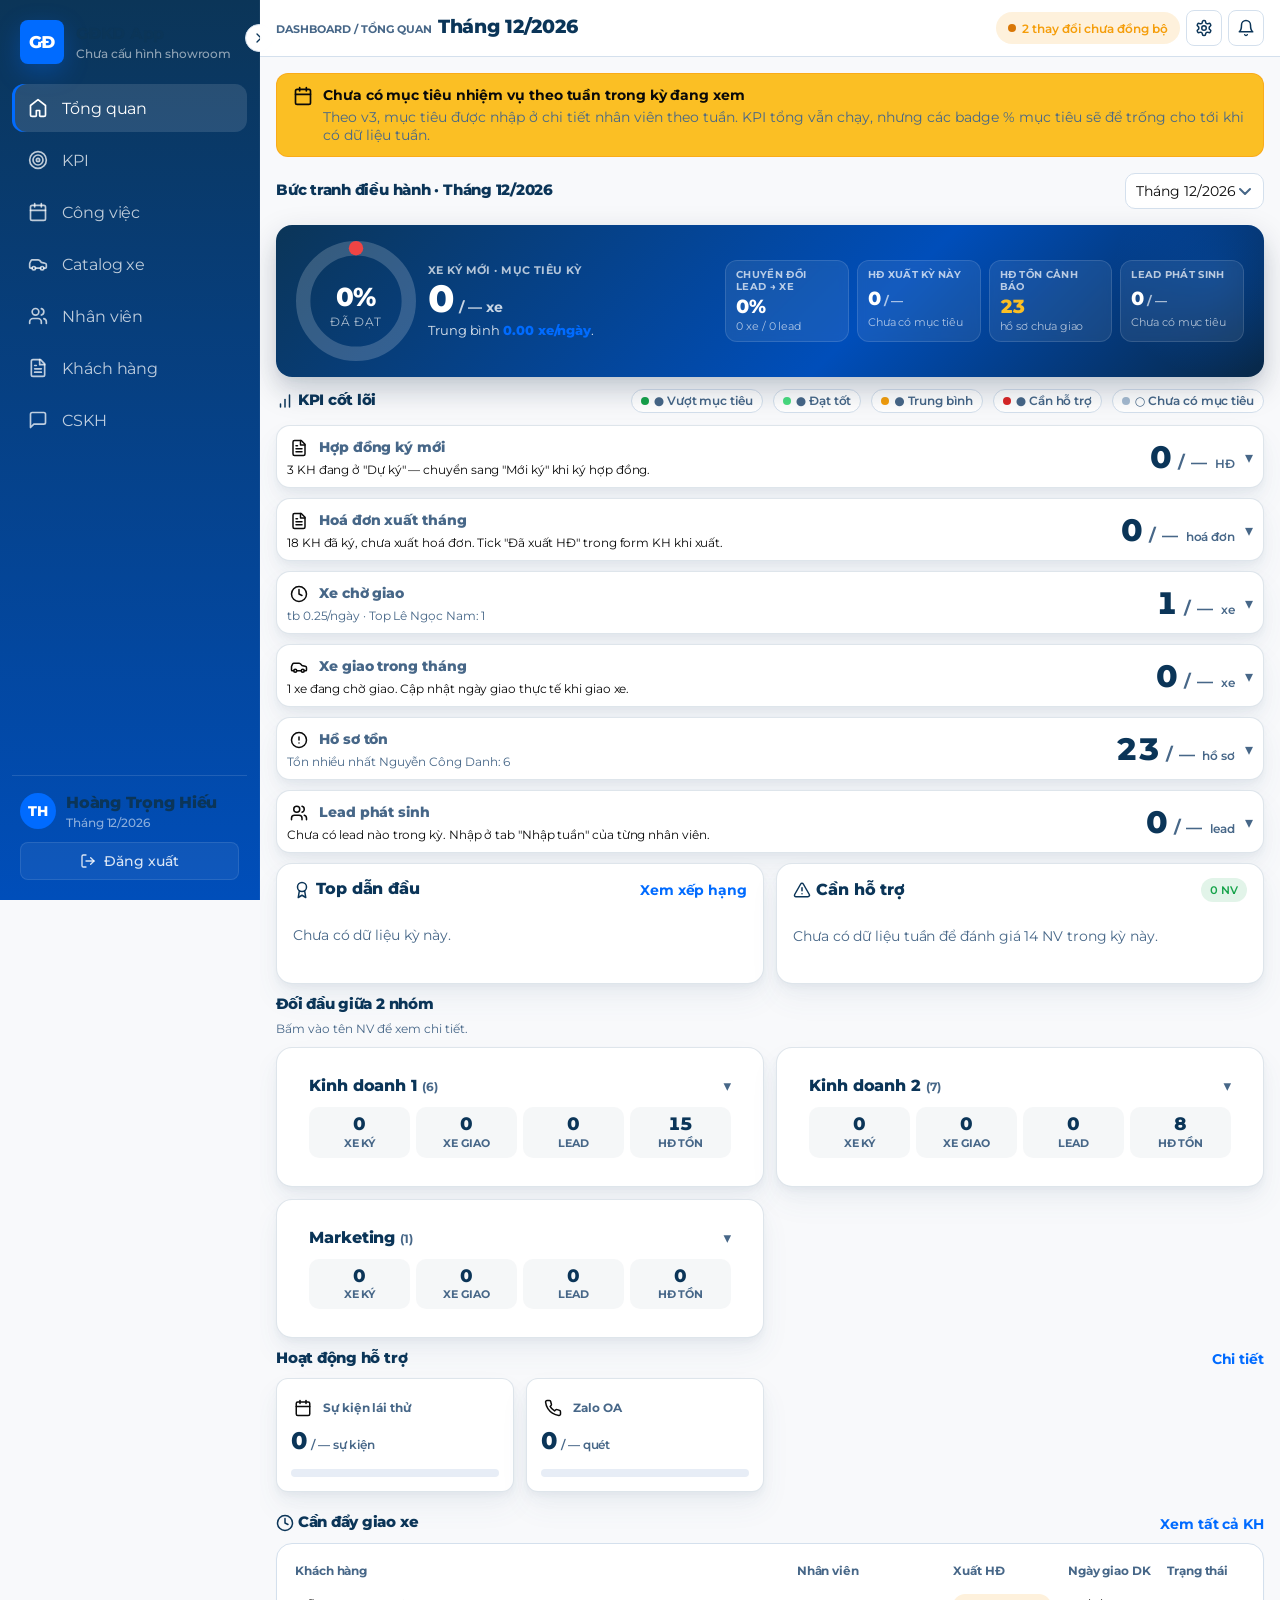
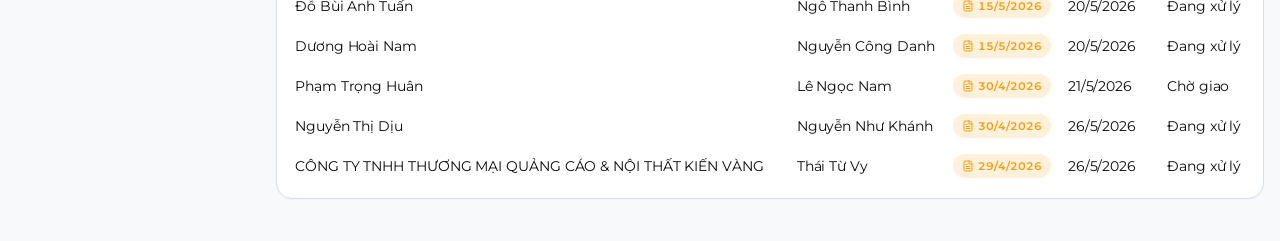
<file: index.html>
<!DOCTYPE html>
<html lang="vi">
<head>
  <meta charset="utf-8">
  <meta name="viewport" content="width=device-width, initial-scale=1, viewport-fit=cover">
  <meta name="apple-mobile-web-app-capable" content="yes">
  <meta name="apple-mobile-web-app-status-bar-style" content="default">
  <meta name="apple-mobile-web-app-title" content="GDKD App">
  <meta name="theme-color" content="#006BFF">
  <link rel="manifest" href="manifest.json">
  <link rel="apple-touch-icon" href="assets/apple-touch-icon.svg">
  <link rel="icon" type="image/svg+xml" href="assets/icon.svg">
  <title>Tổng Quan - GĐKD App</title>
  <link rel="preconnect" href="https://fonts.googleapis.com">
  <link rel="preconnect" href="https://fonts.gstatic.com" crossorigin>
  <link href="https://fonts.googleapis.com/css2?family=Montserrat:wght@400;500;600;700;800&family=Be+Vietnam+Pro:wght@400;600;700&display=swap" rel="stylesheet">
  <link rel="stylesheet" href="assets/style.css">
</head>
<body data-page="dashboard" data-require-auth="true">
  <div class="app-shell" data-app-root></div>
  <script type="module" src="assets/app.js"></script>
</body>
</html>
</file>
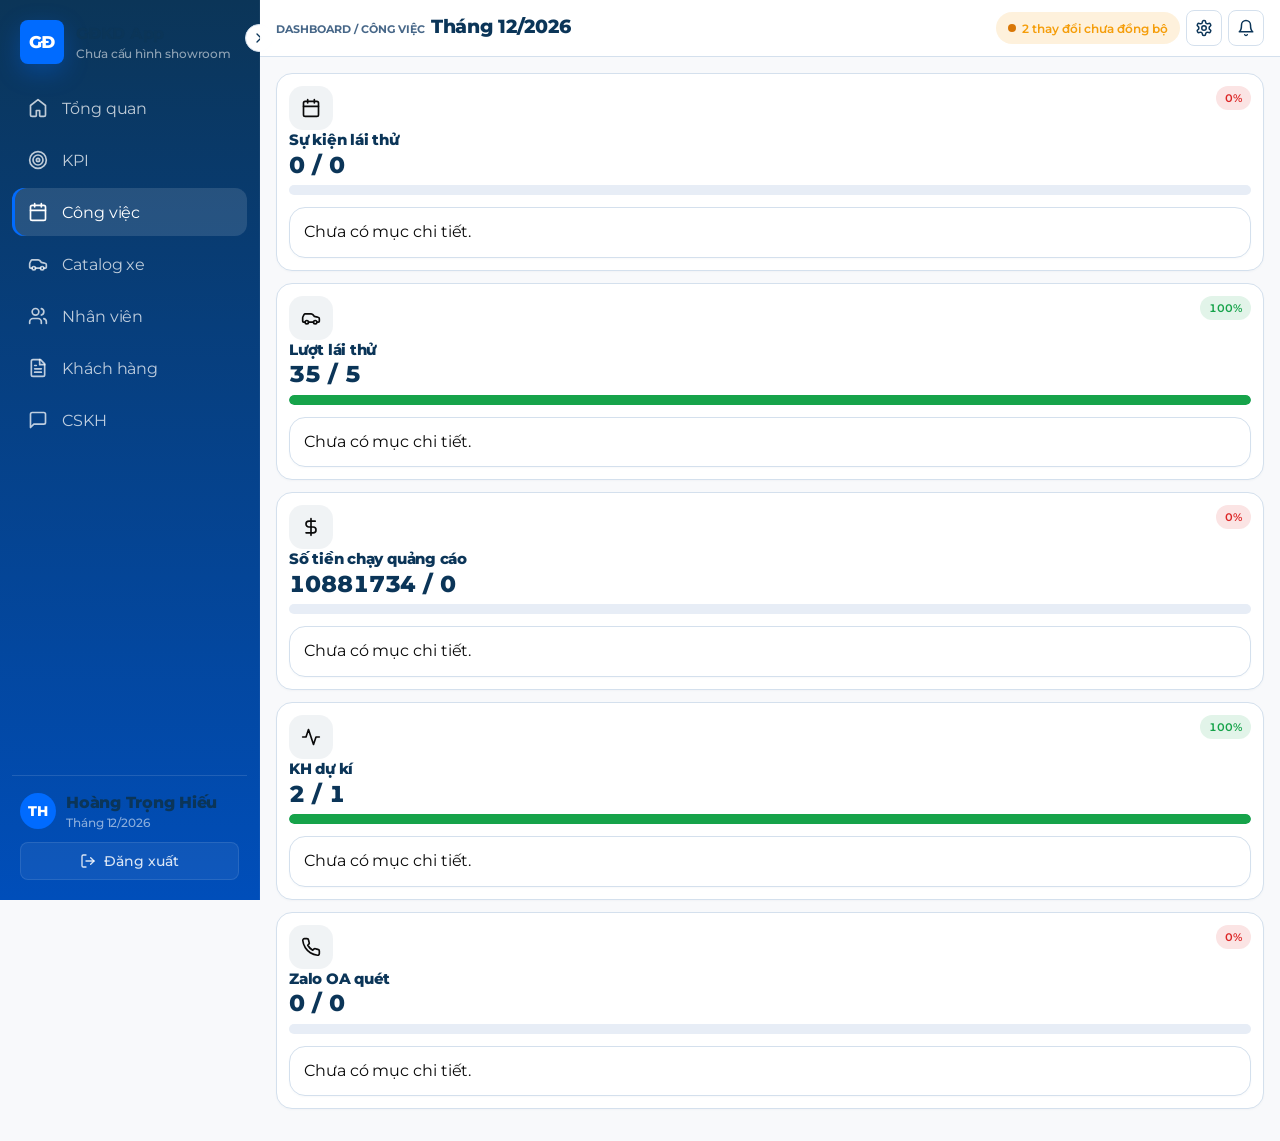
<file: cong-viec.html>
﻿<!DOCTYPE html>
<html lang="vi">
<head>
  <meta charset="utf-8">
  <meta name="viewport" content="width=device-width, initial-scale=1, viewport-fit=cover">
  <meta name="apple-mobile-web-app-capable" content="yes">
  <meta name="apple-mobile-web-app-status-bar-style" content="default">
  <meta name="apple-mobile-web-app-title" content="GDKD App">
  <meta name="theme-color" content="#006BFF">
  <link rel="manifest" href="manifest.json">
  <link rel="apple-touch-icon" href="assets/apple-touch-icon.svg">
  <link rel="icon" type="image/svg+xml" href="assets/icon.svg">
  <title>Công Việc Trọng Tâm - GĐKD App</title>
  <link rel="preconnect" href="https://fonts.googleapis.com">
  <link rel="preconnect" href="https://fonts.gstatic.com" crossorigin>
  <link href="https://fonts.googleapis.com/css2?family=Montserrat:wght@400;500;600;700;800&family=Be+Vietnam+Pro:wght@400;600;700&display=swap" rel="stylesheet">
  <link rel="stylesheet" href="assets/style.css">
</head>
<body data-page="congviec" data-require-auth="true">
  <div class="app-shell" data-app-root></div>
  <script type="module" src="assets/app.js"></script>
</body>
</html>
</file>
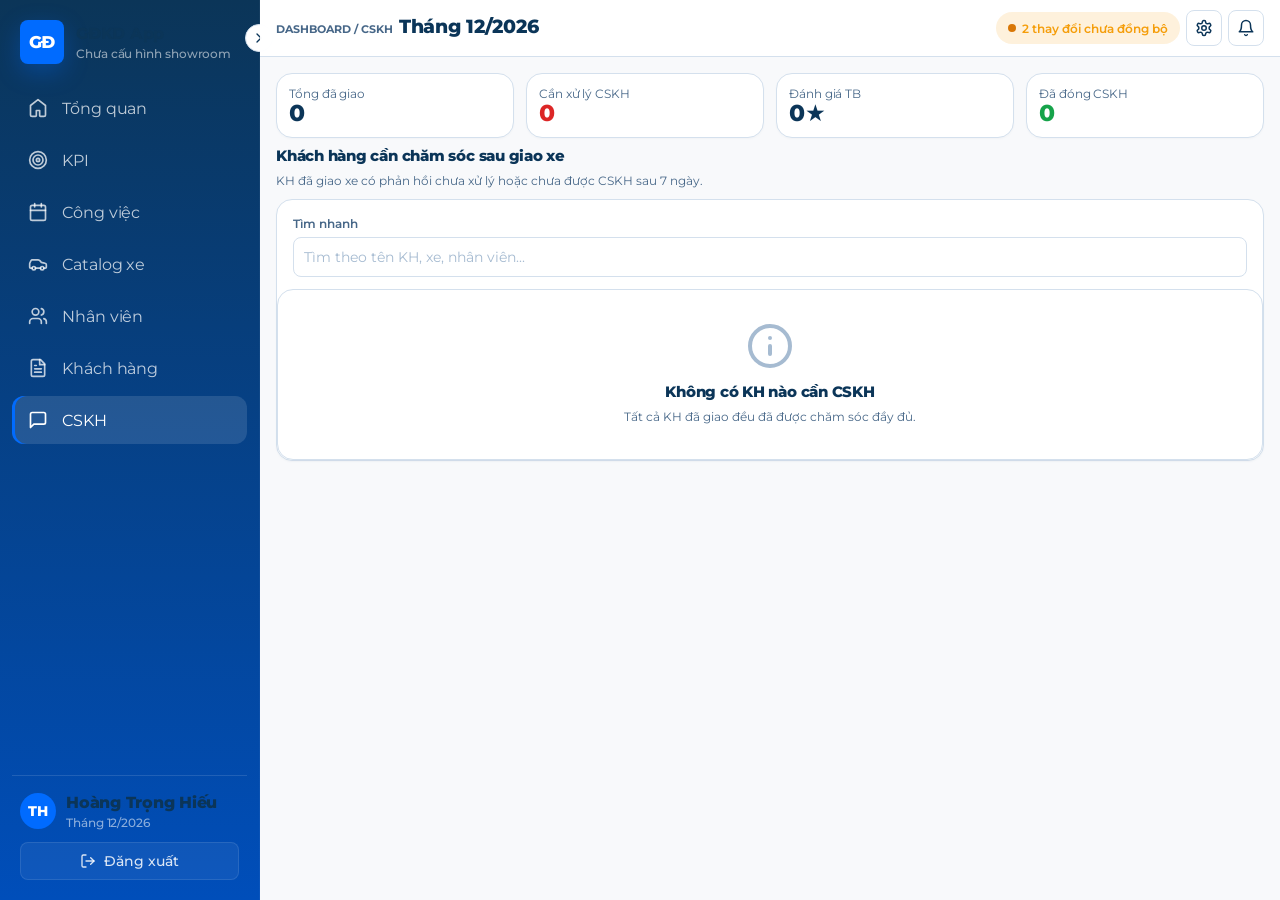
<file: cskh.html>
﻿<!DOCTYPE html>
<html lang="vi">
<head>
  <meta charset="utf-8">
  <meta name="viewport" content="width=device-width, initial-scale=1, viewport-fit=cover">
  <meta name="apple-mobile-web-app-capable" content="yes">
  <meta name="apple-mobile-web-app-status-bar-style" content="default">
  <meta name="apple-mobile-web-app-title" content="GDKD App">
  <meta name="theme-color" content="#006BFF">
  <link rel="manifest" href="manifest.json">
  <link rel="apple-touch-icon" href="assets/apple-touch-icon.svg">
  <link rel="icon" type="image/svg+xml" href="assets/icon.svg">
  <title>CSKH - GĐKD App</title>
  <link rel="preconnect" href="https://fonts.googleapis.com">
  <link rel="preconnect" href="https://fonts.gstatic.com" crossorigin>
  <link href="https://fonts.googleapis.com/css2?family=Montserrat:wght@400;500;600;700;800&family=Be+Vietnam+Pro:wght@400;600;700&display=swap" rel="stylesheet">
  <link rel="stylesheet" href="assets/style.css">
</head>
<body data-page="cskh" data-require-auth="true">
  <div class="app-shell" data-app-root></div>
  <script type="module" src="assets/app.js"></script>
</body>
</html>
</file>
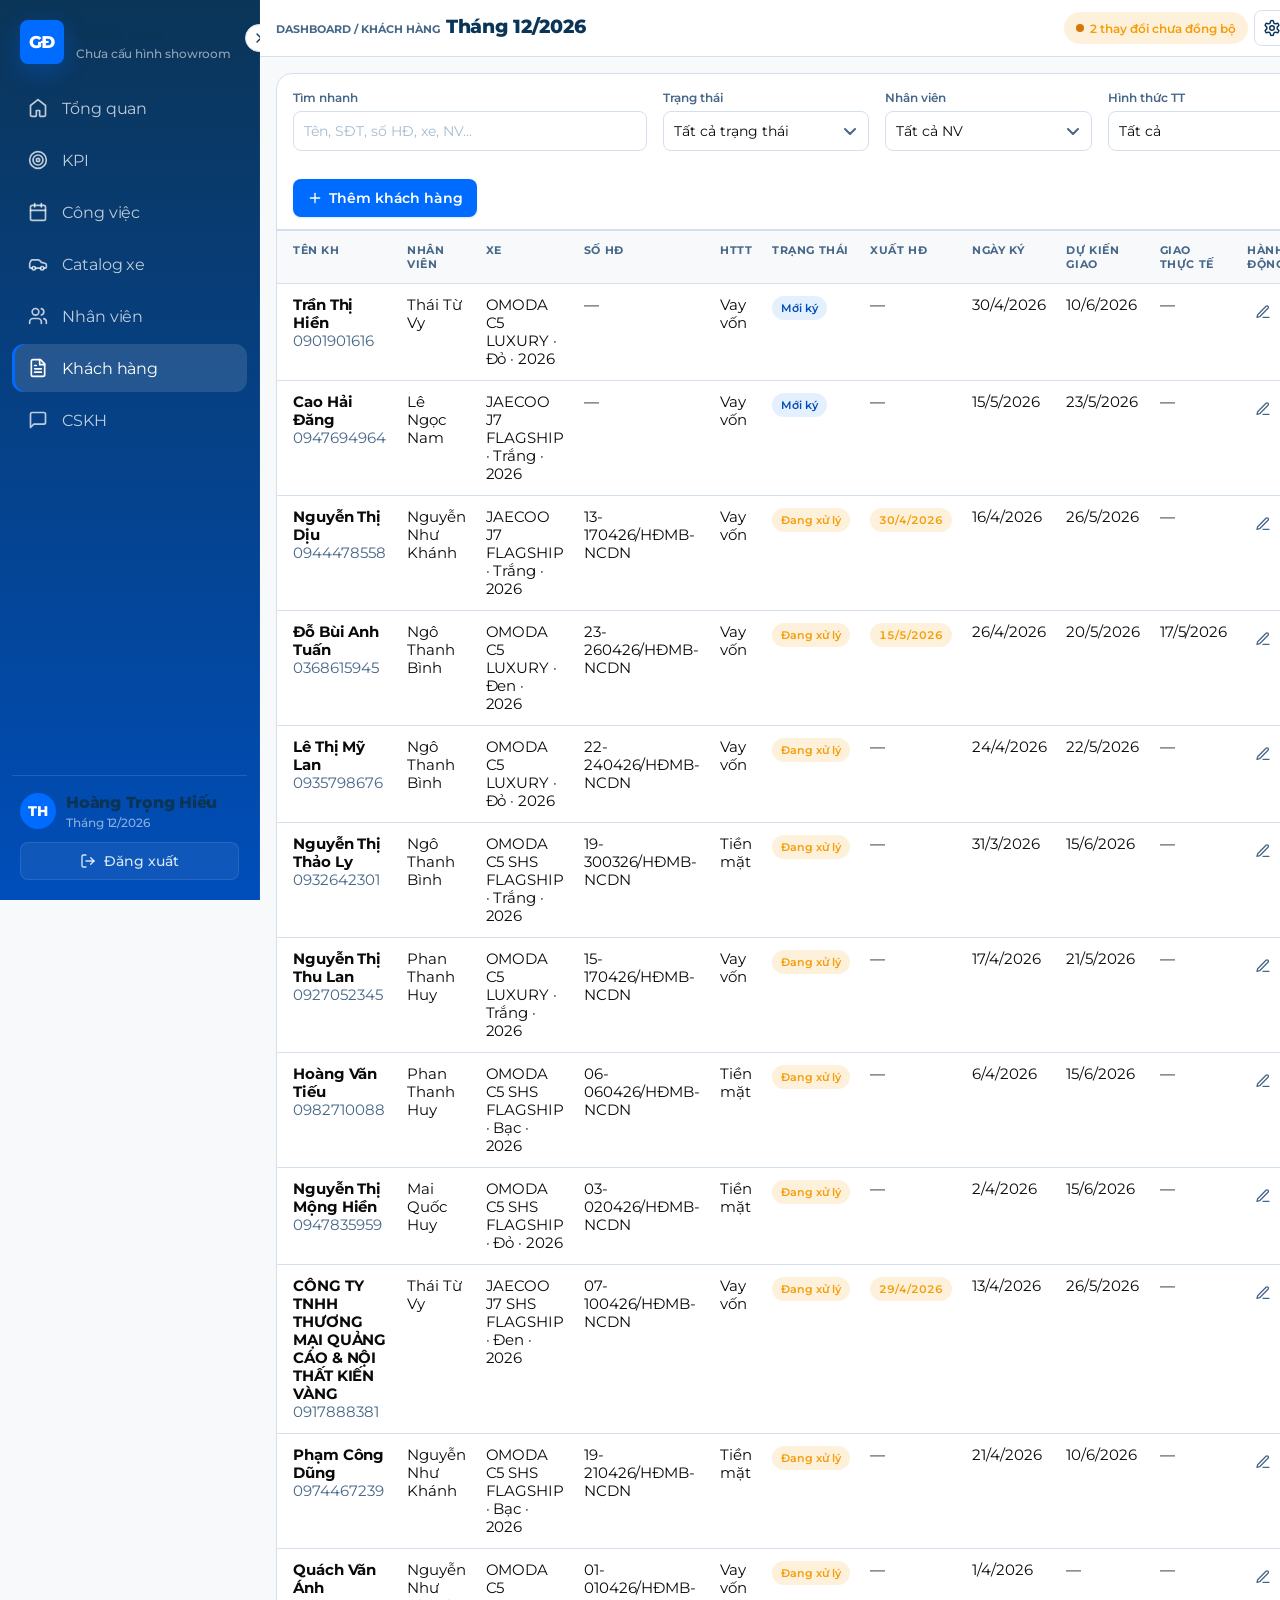
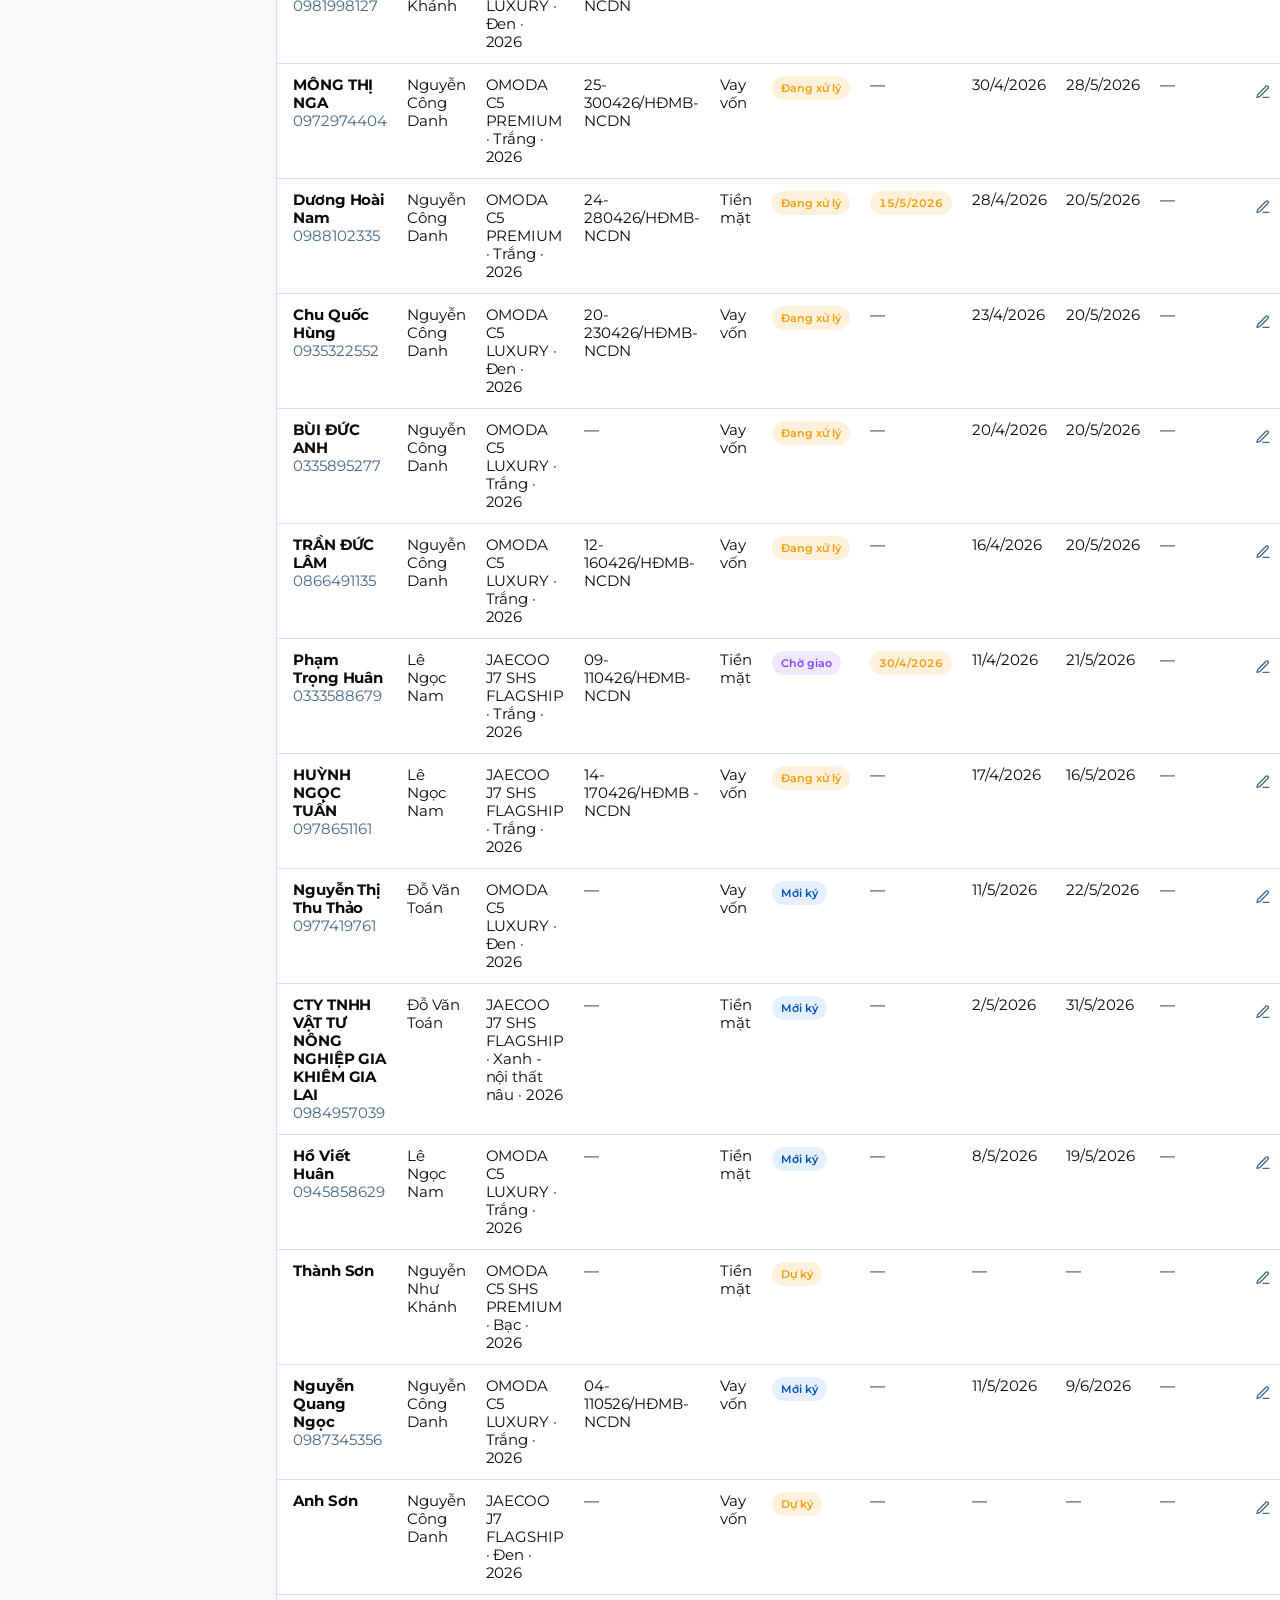
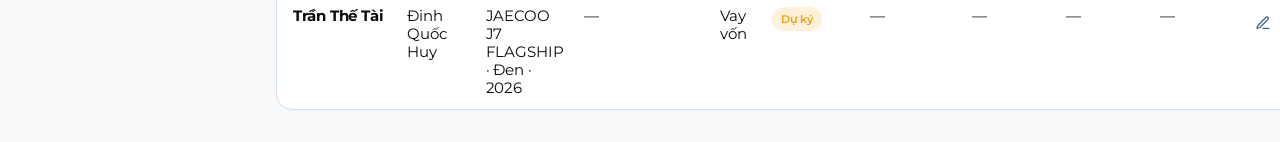
<file: khach-hang.html>
﻿<!DOCTYPE html>
<html lang="vi">
<head>
  <meta charset="utf-8">
  <meta name="viewport" content="width=device-width, initial-scale=1, viewport-fit=cover">
  <meta name="apple-mobile-web-app-capable" content="yes">
  <meta name="apple-mobile-web-app-status-bar-style" content="default">
  <meta name="apple-mobile-web-app-title" content="GDKD App">
  <meta name="theme-color" content="#006BFF">
  <link rel="manifest" href="manifest.json">
  <link rel="apple-touch-icon" href="assets/apple-touch-icon.svg">
  <link rel="icon" type="image/svg+xml" href="assets/icon.svg">
  <title>Khách Hàng - GĐKD App</title>
  <link rel="preconnect" href="https://fonts.googleapis.com">
  <link rel="preconnect" href="https://fonts.gstatic.com" crossorigin>
  <link href="https://fonts.googleapis.com/css2?family=Montserrat:wght@400;500;600;700;800&family=Be+Vietnam+Pro:wght@400;600;700&display=swap" rel="stylesheet">
  <link rel="stylesheet" href="assets/style.css">
</head>
<body data-page="khachhang" data-require-auth="true">
  <div class="app-shell" data-app-root></div>
  <script type="module" src="assets/app.js"></script>
</body>
</html>
</file>
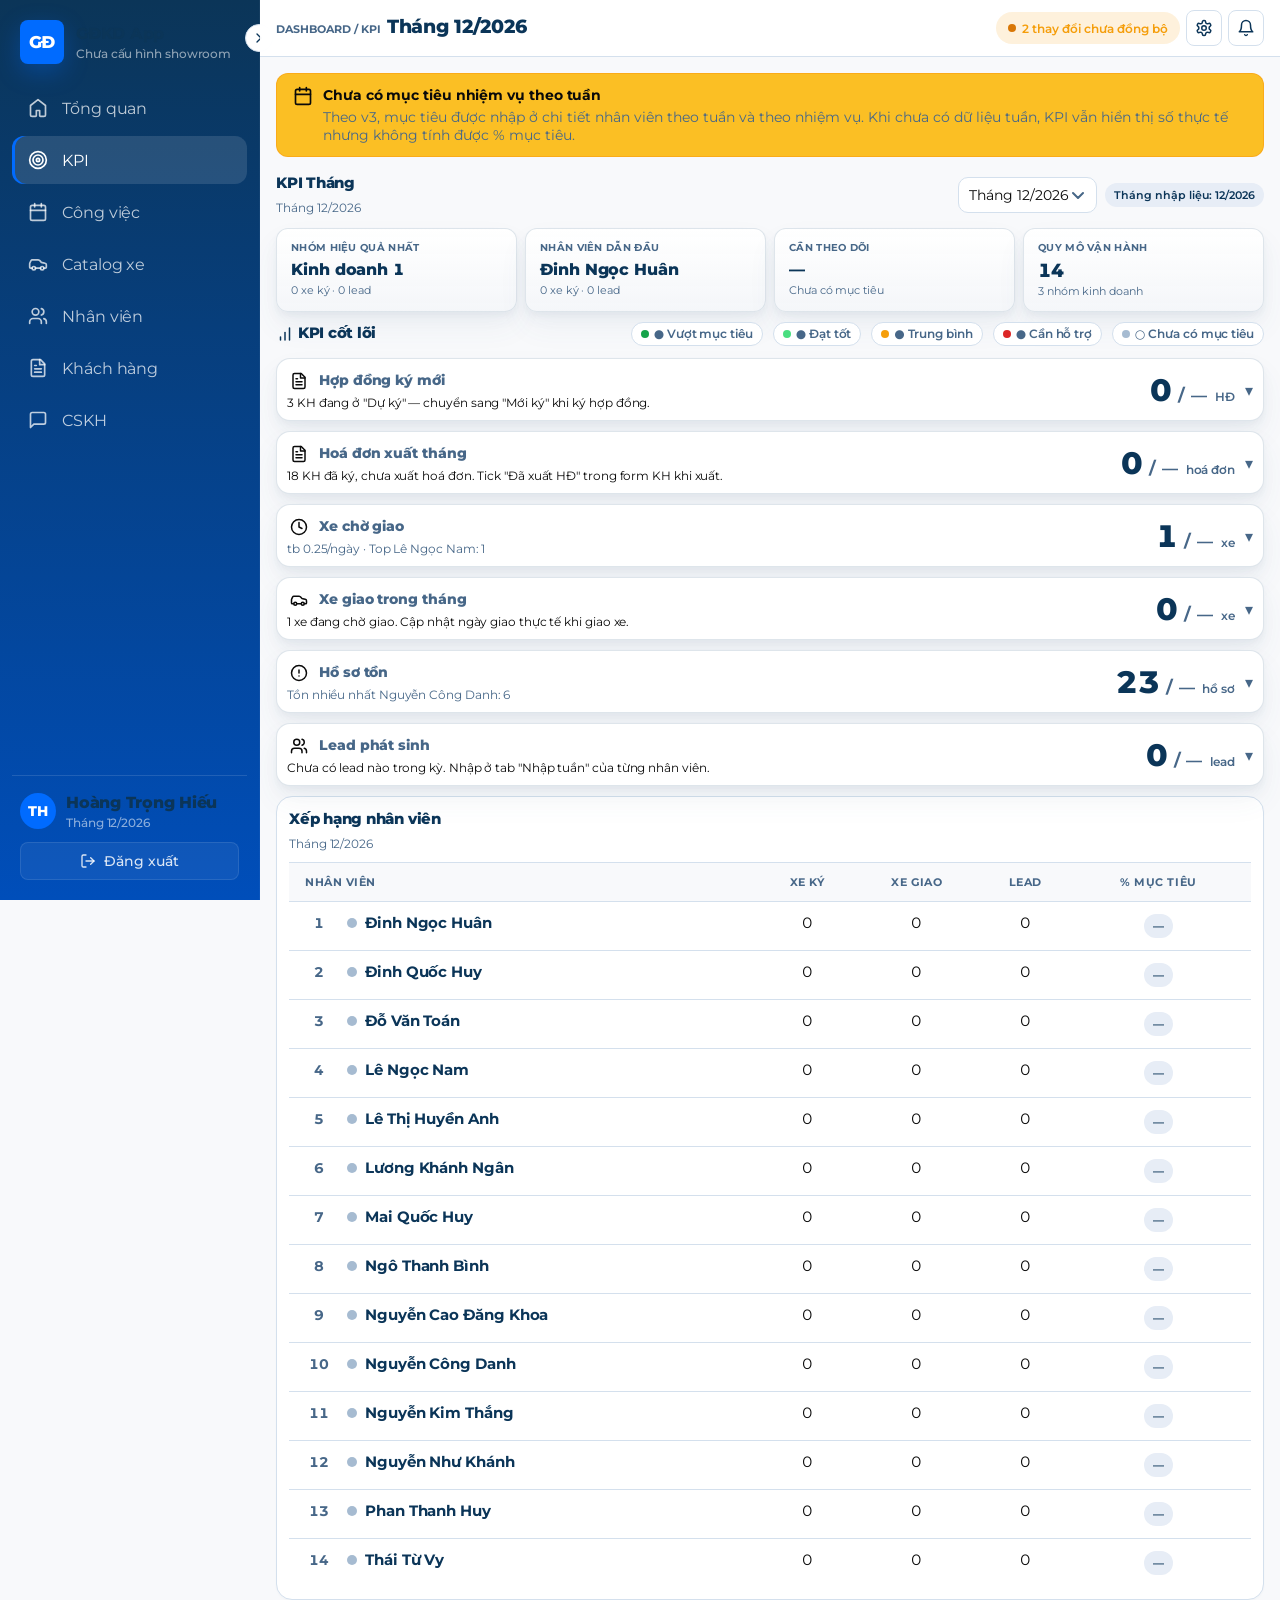
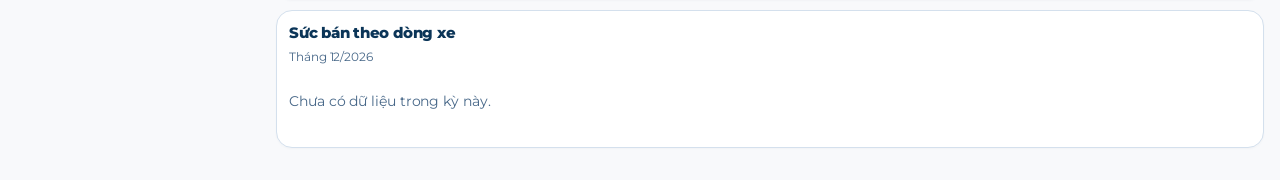
<file: kpi.html>
﻿<!DOCTYPE html>
<html lang="vi">
<head>
  <meta charset="utf-8">
  <meta name="viewport" content="width=device-width, initial-scale=1, viewport-fit=cover">
  <meta name="apple-mobile-web-app-capable" content="yes">
  <meta name="apple-mobile-web-app-status-bar-style" content="default">
  <meta name="apple-mobile-web-app-title" content="GDKD App">
  <meta name="theme-color" content="#006BFF">
  <link rel="manifest" href="manifest.json">
  <link rel="apple-touch-icon" href="assets/apple-touch-icon.svg">
  <link rel="icon" type="image/svg+xml" href="assets/icon.svg">
  <title>KPI Tháng - GĐKD App</title>
  <link rel="preconnect" href="https://fonts.googleapis.com">
  <link rel="preconnect" href="https://fonts.gstatic.com" crossorigin>
  <link href="https://fonts.googleapis.com/css2?family=Montserrat:wght@400;500;600;700;800&family=Be+Vietnam+Pro:wght@400;600;700&display=swap" rel="stylesheet">
  <link rel="stylesheet" href="assets/style.css">
</head>
<body data-page="kpi" data-require-auth="true">
  <div class="app-shell" data-app-root></div>
  <script type="module" src="assets/app.js"></script>
</body>
</html>
</file>
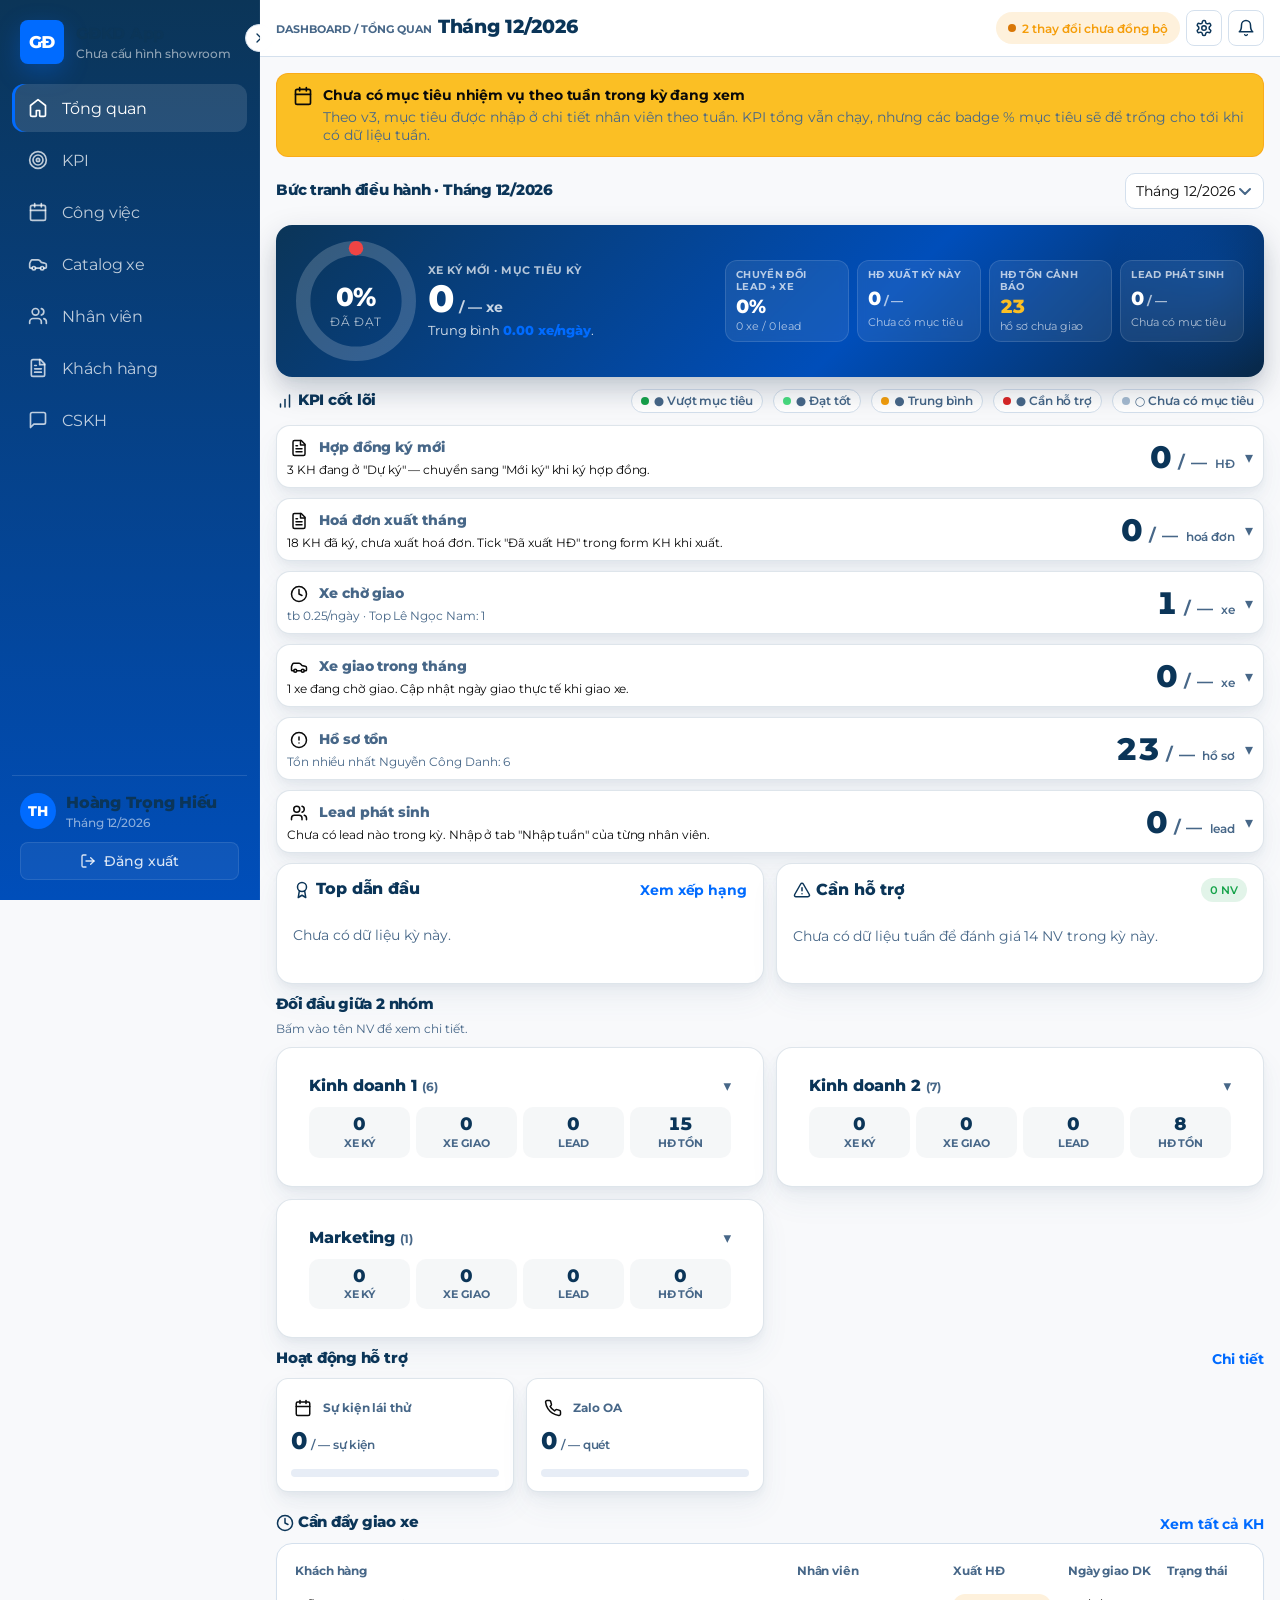
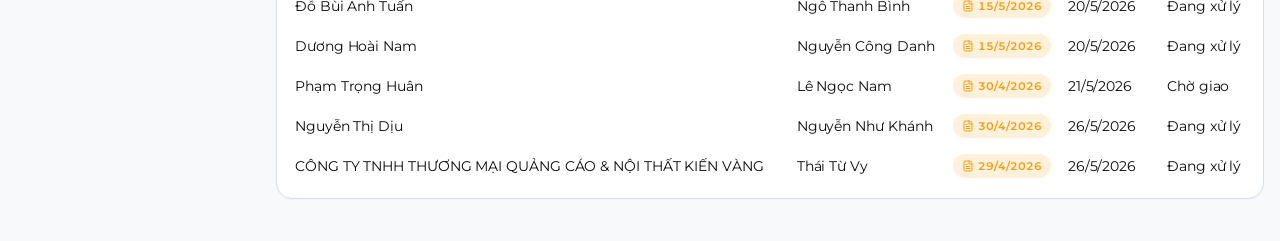
<file: login.html>
<!DOCTYPE html>
<html lang="vi">
<head>
  <meta charset="utf-8">
  <meta name="viewport" content="width=device-width, initial-scale=1, viewport-fit=cover">
  <meta name="apple-mobile-web-app-capable" content="yes">
  <meta name="apple-mobile-web-app-status-bar-style" content="default">
  <meta name="apple-mobile-web-app-title" content="GDKD App">
  <meta name="theme-color" content="#006BFF">
  <link rel="manifest" href="manifest.json">
  <link rel="apple-touch-icon" href="assets/apple-touch-icon.svg">
  <link rel="icon" type="image/svg+xml" href="assets/icon.svg">
  <title>Đăng nhập - GĐKD App</title>
  <link rel="preconnect" href="https://fonts.googleapis.com">
  <link rel="preconnect" href="https://fonts.gstatic.com" crossorigin>
  <link href="https://fonts.googleapis.com/css2?family=Montserrat:wght@400;500;600;700;800&family=Be+Vietnam+Pro:wght@400;600;700&display=swap" rel="stylesheet">
  <link rel="stylesheet" href="assets/style.css">
</head>
<body class="auth-body" data-page="login">
  <main class="login-shell">
    <section class="login-card">
      <div class="login-logo">GĐ</div>
      <h1 class="login-title">GĐKD App</h1>
      <p class="login-subtitle">Token GitHub đã được chuyển vào phần Cài đặt trong ứng dụng.</p>

      <div class="field" style="margin-top: 32px; gap: 10px;">
        <a class="btn btn-accent" href="index.html">Mở ứng dụng</a>
        <p class="login-footer" data-login-status>Mở app, vào Cài đặt để nhập token một lần và lưu lại trên máy.</p>
      </div>

      <div class="utility-space"></div>
      <p class="login-footer">Phiên bản nền móng 1.0</p>
    </section>
  </main>
  <script type="module" src="assets/app.js"></script>
</body>
</html>
</file>
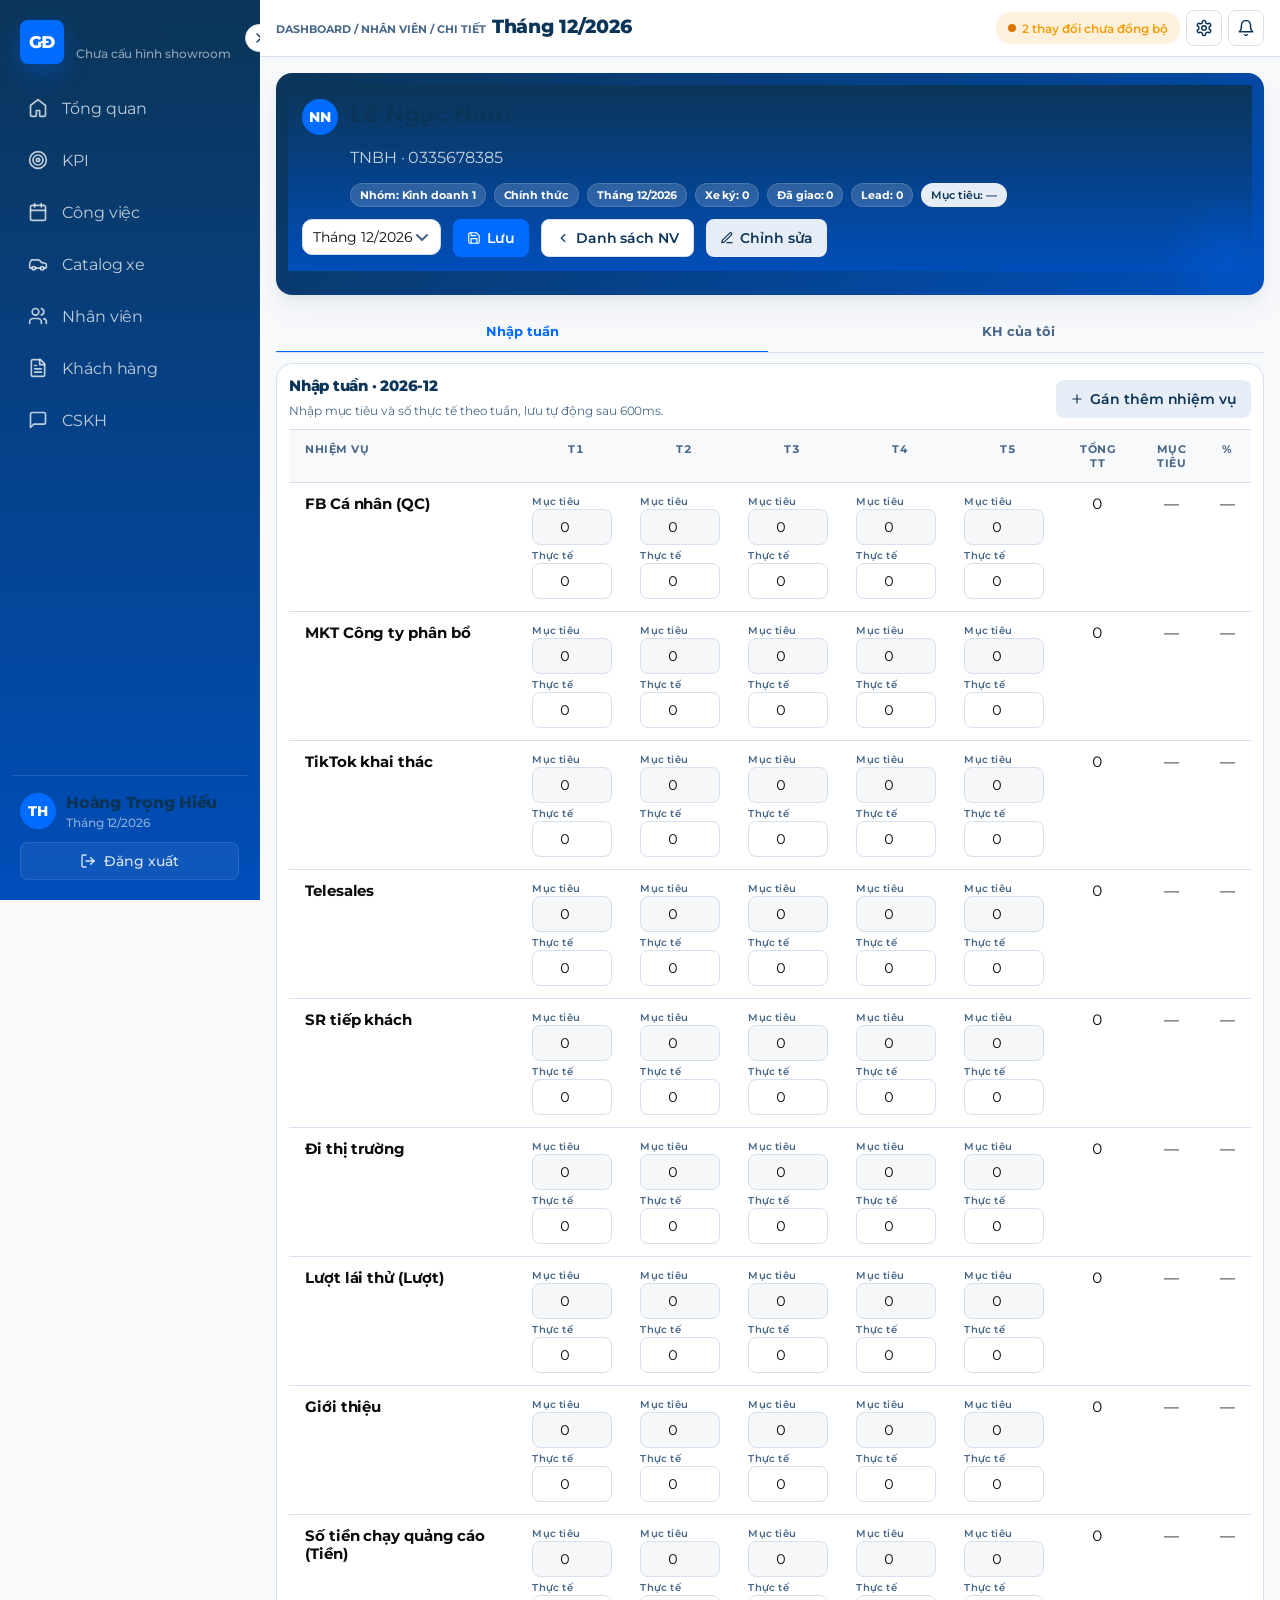
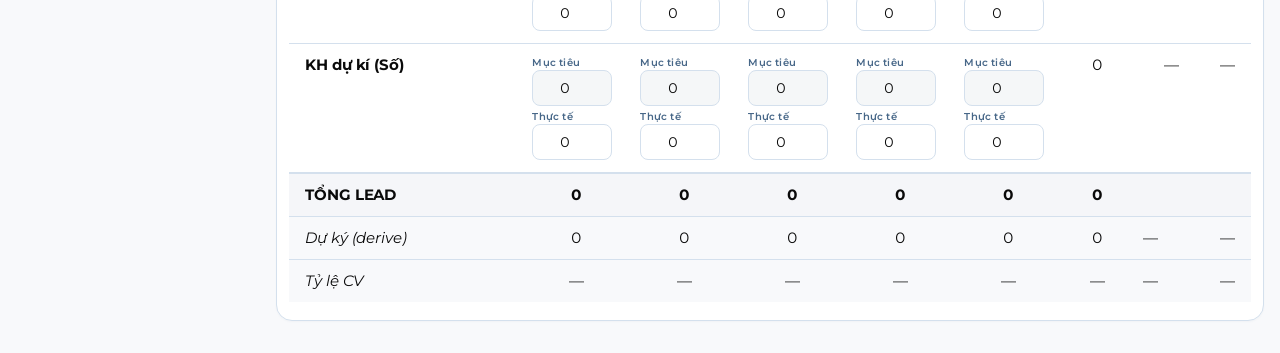
<file: nhan-vien-detail.html>
﻿<!DOCTYPE html>
<html lang="vi">
<head>
  <meta charset="utf-8">
  <meta name="viewport" content="width=device-width, initial-scale=1, viewport-fit=cover">
  <meta name="apple-mobile-web-app-capable" content="yes">
  <meta name="apple-mobile-web-app-status-bar-style" content="default">
  <meta name="apple-mobile-web-app-title" content="GDKD App">
  <meta name="theme-color" content="#006BFF">
  <link rel="manifest" href="manifest.json">
  <link rel="apple-touch-icon" href="assets/apple-touch-icon.svg">
  <link rel="icon" type="image/svg+xml" href="assets/icon.svg">
  <title>Chi Tiết Nhân Viên - GĐKD App</title>
  <link rel="preconnect" href="https://fonts.googleapis.com">
  <link rel="preconnect" href="https://fonts.gstatic.com" crossorigin>
  <link href="https://fonts.googleapis.com/css2?family=Montserrat:wght@400;500;600;700;800&family=Be+Vietnam+Pro:wght@400;600;700&display=swap" rel="stylesheet">
  <link rel="stylesheet" href="assets/style.css">
</head>
<body data-page="nhanvien-detail" data-require-auth="true">
  <div class="app-shell" data-app-root></div>
  <script type="module" src="assets/app.js"></script>
</body>
</html>
</file>
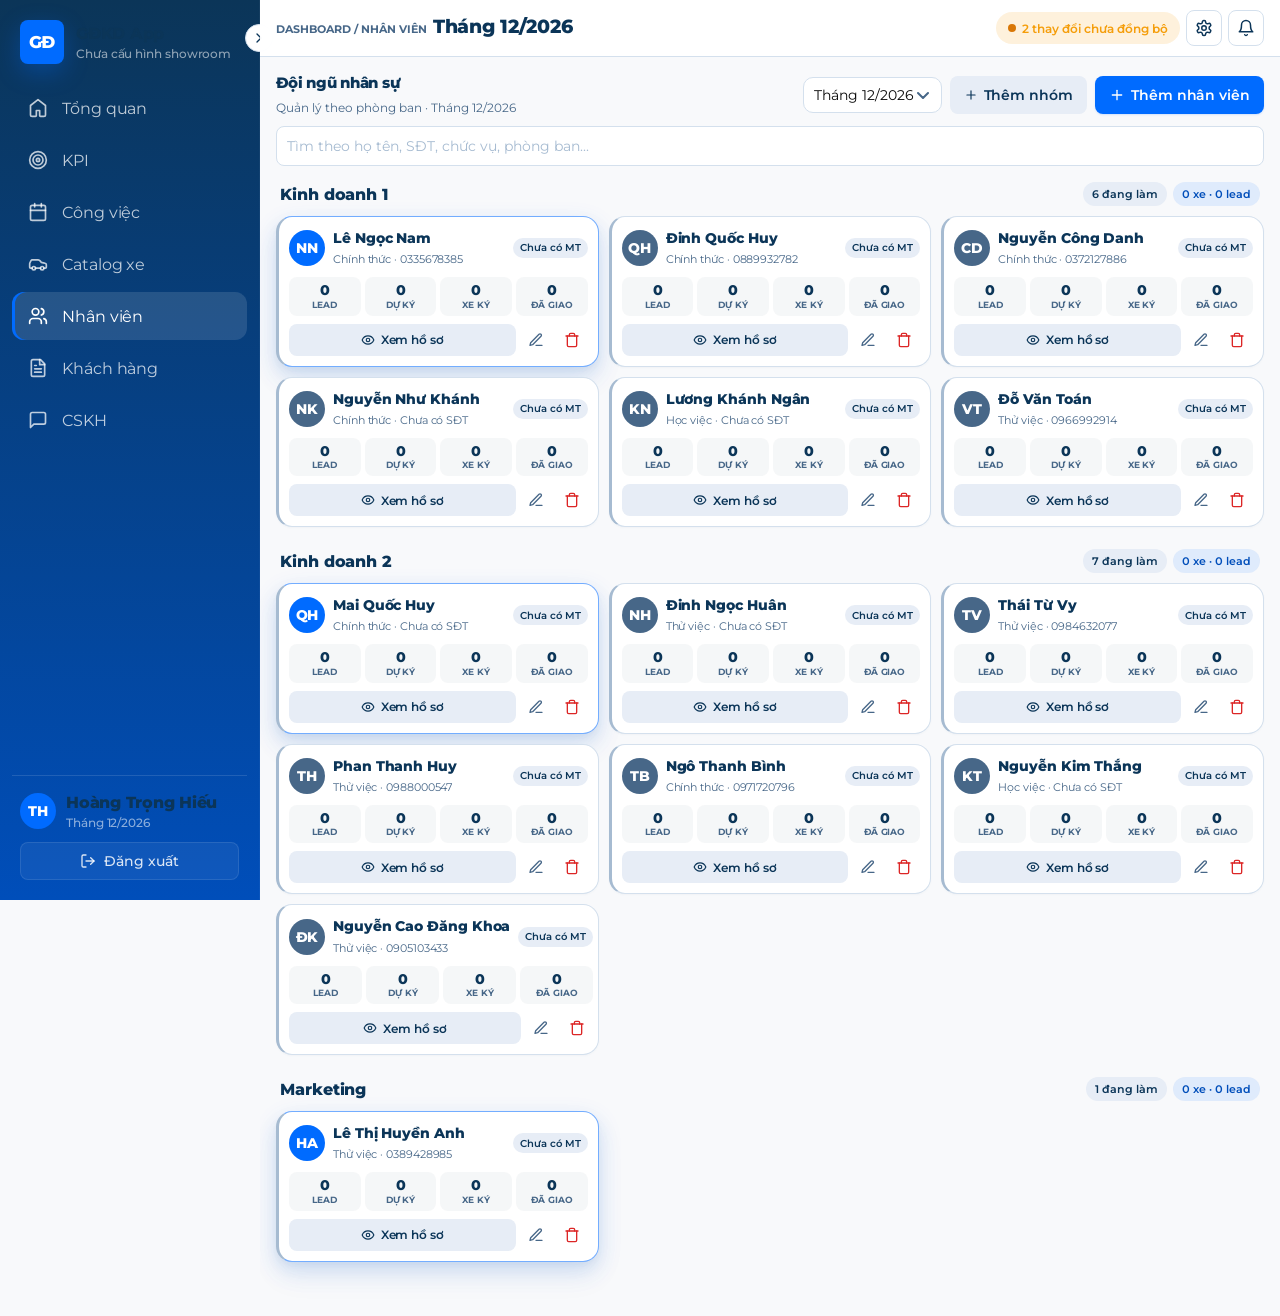
<file: nhan-vien.html>
﻿<!DOCTYPE html>
<html lang="vi">
<head>
  <meta charset="utf-8">
  <meta name="viewport" content="width=device-width, initial-scale=1, viewport-fit=cover">
  <meta name="apple-mobile-web-app-capable" content="yes">
  <meta name="apple-mobile-web-app-status-bar-style" content="default">
  <meta name="apple-mobile-web-app-title" content="GDKD App">
  <meta name="theme-color" content="#006BFF">
  <link rel="manifest" href="manifest.json">
  <link rel="apple-touch-icon" href="assets/apple-touch-icon.svg">
  <link rel="icon" type="image/svg+xml" href="assets/icon.svg">
  <title>Nhân Viên - GĐKD App</title>
  <link rel="preconnect" href="https://fonts.googleapis.com">
  <link rel="preconnect" href="https://fonts.gstatic.com" crossorigin>
  <link href="https://fonts.googleapis.com/css2?family=Montserrat:wght@400;500;600;700;800&family=Be+Vietnam+Pro:wght@400;600;700&display=swap" rel="stylesheet">
  <link rel="stylesheet" href="assets/style.css">
</head>
<body data-page="nhanvien" data-require-auth="true">
  <div class="app-shell" data-app-root></div>
  <script type="module" src="assets/app.js"></script>
</body>
</html>
</file>
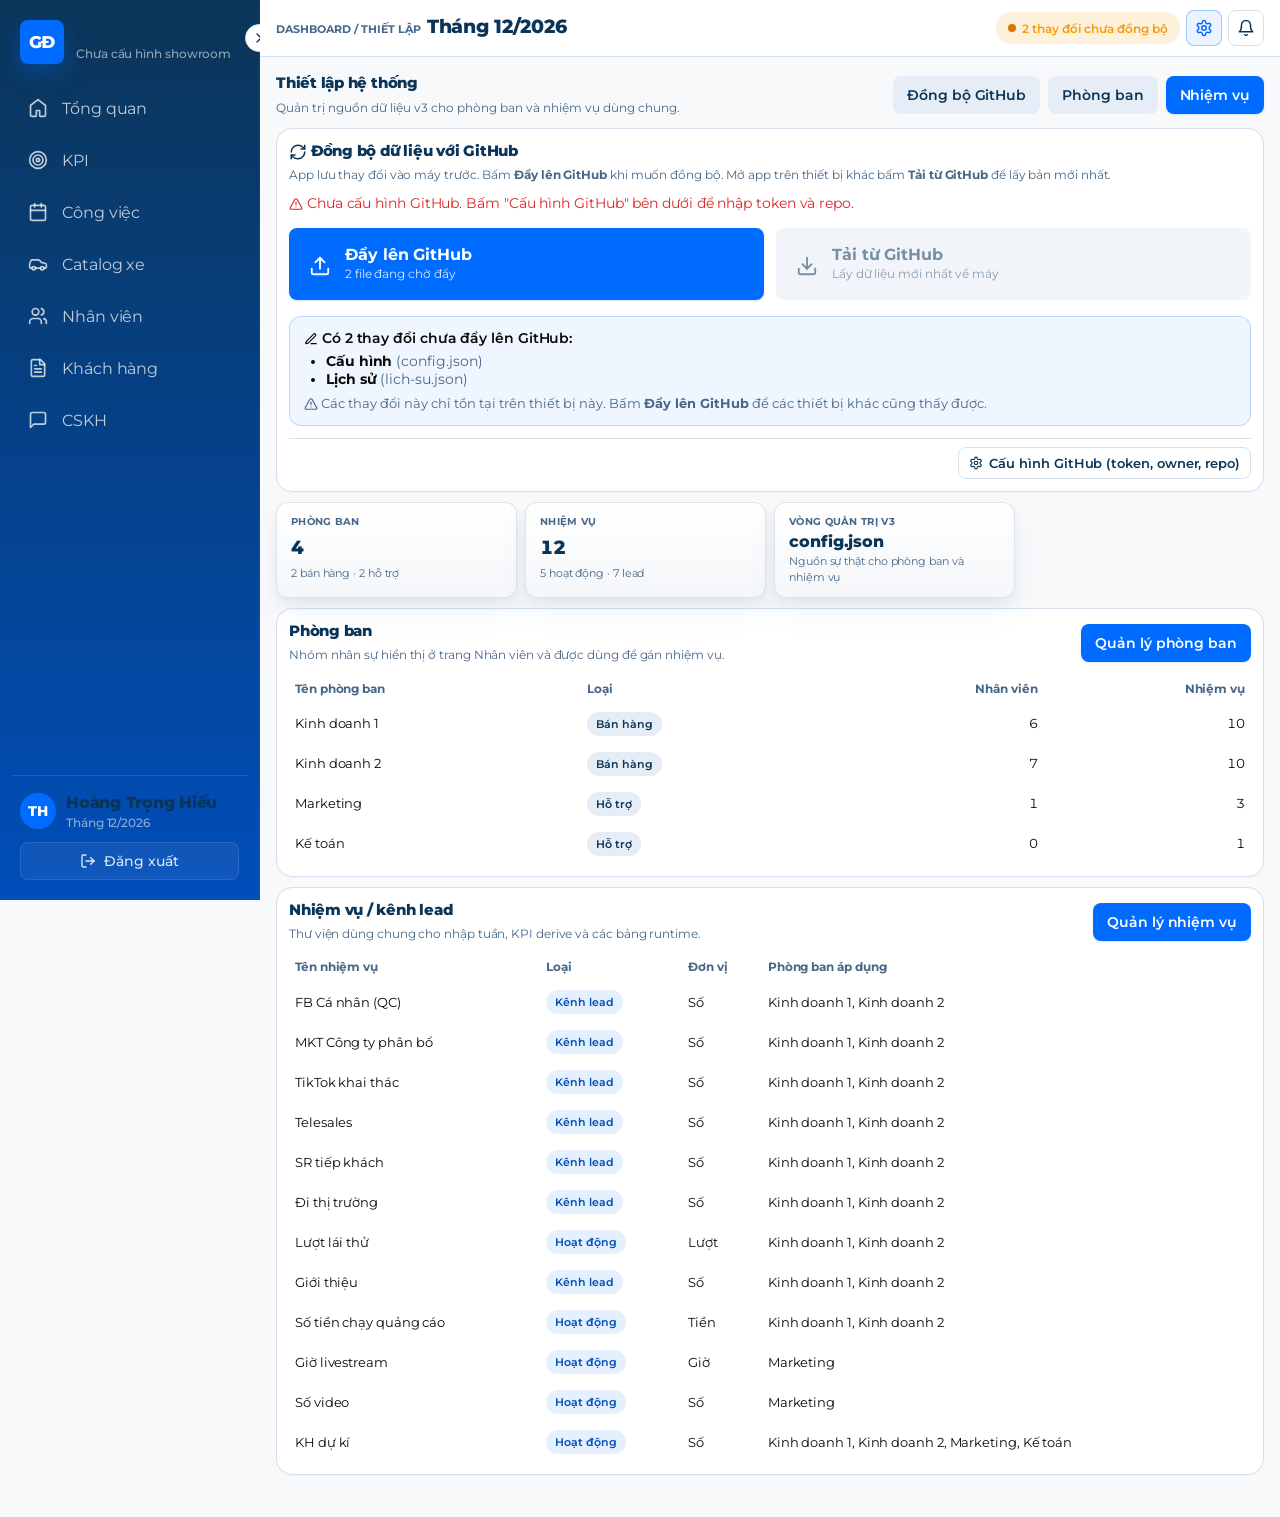
<file: settings.html>
<!DOCTYPE html>
<html lang="vi">
<head>
  <meta charset="utf-8">
  <meta name="viewport" content="width=device-width, initial-scale=1, viewport-fit=cover">
  <meta name="apple-mobile-web-app-capable" content="yes">
  <meta name="apple-mobile-web-app-status-bar-style" content="default">
  <meta name="apple-mobile-web-app-title" content="GDKD App">
  <meta name="theme-color" content="#006BFF">
  <link rel="manifest" href="manifest.json">
  <link rel="apple-touch-icon" href="assets/apple-touch-icon.svg">
  <link rel="icon" type="image/svg+xml" href="assets/icon.svg">
  <title>Thiết Lập - GĐKD App</title>
  <link rel="preconnect" href="https://fonts.googleapis.com">
  <link rel="preconnect" href="https://fonts.gstatic.com" crossorigin>
  <link href="https://fonts.googleapis.com/css2?family=Montserrat:wght@400;500;600;700;800&family=Be+Vietnam+Pro:wght@400;600;700&display=swap" rel="stylesheet">
  <link rel="stylesheet" href="assets/style.css">
</head>
<body data-page="settings" data-require-auth="true">
  <div class="app-shell" data-app-root></div>
  <script type="module" src="assets/app.js"></script>
</body>
</html>
</file>
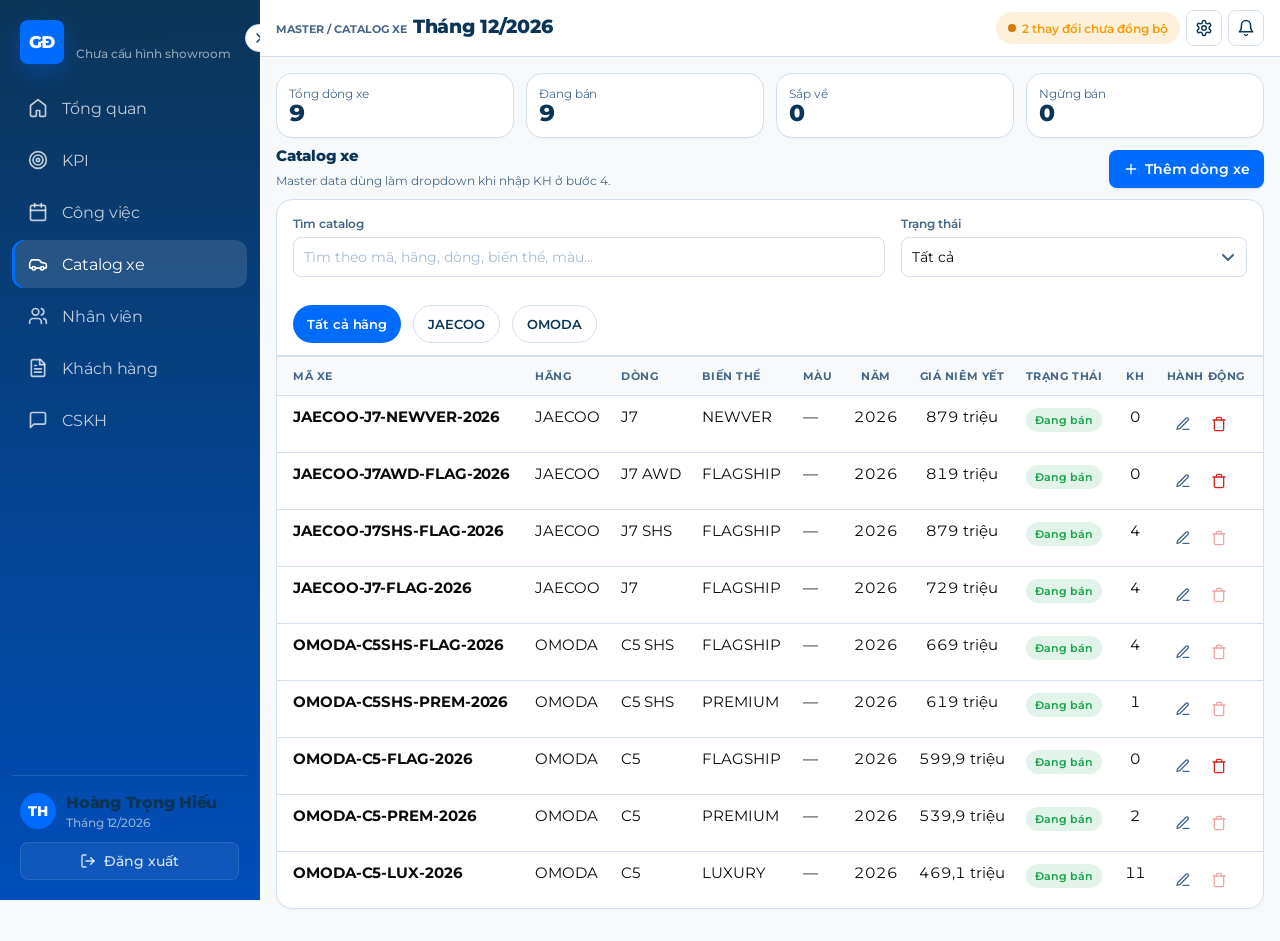
<file: xe.html>
﻿<!DOCTYPE html>
<html lang="vi">
<head>
  <meta charset="utf-8">
  <meta name="viewport" content="width=device-width, initial-scale=1, viewport-fit=cover">
  <meta name="apple-mobile-web-app-capable" content="yes">
  <meta name="apple-mobile-web-app-status-bar-style" content="default">
  <meta name="apple-mobile-web-app-title" content="GDKD App">
  <meta name="theme-color" content="#006BFF">
  <link rel="manifest" href="manifest.json">
  <link rel="apple-touch-icon" href="assets/apple-touch-icon.svg">
  <link rel="icon" type="image/svg+xml" href="assets/icon.svg">
  <title>Catalog Xe - GĐKD App</title>
  <link rel="preconnect" href="https://fonts.googleapis.com">
  <link rel="preconnect" href="https://fonts.gstatic.com" crossorigin>
  <link href="https://fonts.googleapis.com/css2?family=Montserrat:wght@400;500;600;700;800&family=Be+Vietnam+Pro:wght@400;600;700&display=swap" rel="stylesheet">
  <link rel="stylesheet" href="assets/style.css">
</head>
<body data-page="xe" data-require-auth="true">
  <div class="app-shell" data-app-root></div>
  <script type="module" src="assets/app.js"></script>
</body>
</html>
</file>
<file: assets/style.css>
/* Design tokens nay được tách sang ./style-tokens.css để 2 phiên bản UI
 * (hiện tại + redesign) share chung nguồn. KHÔNG thêm CSS custom properties
 * mới ở đây — sửa style-tokens.css. */
@import url('./style-tokens.css');

* {
  box-sizing: border-box;
}

html {
  font-size: 16px;
}

body {
  margin: 0;
  min-height: 100vh;
  background: var(--bg);
  color: var(--text);
  font-family: var(--font-body);
}

body.auth-body {
  background: linear-gradient(180deg, var(--primary) 0%, var(--color-glacier-blue) 100%);
}

body.modal-open {
  overflow: hidden;
}

a {
  color: inherit;
  text-decoration: none;
}

button,
input,
select,
textarea {
  font: inherit;
}

button {
  cursor: pointer;
}

img {
  display: block;
  max-width: 100%;
}

.app-shell,
.shell-layout,
.content-shell {
  min-height: 100vh;
}

.shell-layout {
  display: flex;
  flex-direction: column;
}

.sidebar {
  display: none;
}

.content-shell {
  display: flex;
  flex-direction: column;
}

.topbar {
  position: sticky;
  top: 0;
  z-index: 40;
  display: flex;
  align-items: center;
  justify-content: space-between;
  gap: 8px;
  padding: 8px 12px;
  min-height: var(--topbar-height);
  background: rgba(244, 246, 249, 0.94);
  backdrop-filter: blur(14px);
  border-bottom: 1px solid rgba(220, 227, 234, 0.94);
}

.page-meta {
  min-width: 0;
  display: flex;
  align-items: baseline;
  gap: 6px;
}

.page-kicker,
.section-subtitle,
.card-subtitle,
.table-subtitle,
.muted,
.list-item-meta,
.detail-meta,
.form-help,
.timeline-date,
.field-label,
.login-subtitle,
.login-footer,
.login-label {
  color: var(--text-muted);
}

.page-kicker,
.field-label,
.timeline-date,
.login-label {
  font-size: 0.68rem;
  font-weight: 700;
  text-transform: uppercase;
  letter-spacing: 0.03em;
}

.page-title,
.hero-heading,
.section-title,
.card-title,
.table-title,
.metric-value,
.count-value,
.badge,
.tab-button,
.brand-title,
.login-title,
.brand-mark,
.avatar {
  font-family: var(--font-display);
}

.page-title {
  margin: 0;
  font-size: 1rem;
  line-height: 1.2;
  font-weight: 800;
  color: var(--primary);
}

.topbar-actions {
  display: flex;
  align-items: center;
  gap: 6px;
  flex-shrink: 0;
}

.page-wrap {
  width: min(1200px, 100%);
  margin: 0 auto;
  padding: 10px 10px calc(var(--bottom-nav-height) + 10px);
  overflow-x: clip;
}

.hero-card,
.card,
.table-card,
.summary-card,
.empty-card,
.employee-card,
.customer-card,
.feedback-card,
.week-card,
.timeline-note {
  background: var(--card);
  border: 1px solid rgba(220, 227, 234, 0.92);
  border-radius: var(--radius-lg);
  box-shadow: var(--shadow);
}

.hero-card,
.card,
.table-card,
.summary-card,
.empty-card,
.employee-card,
.customer-card,
.feedback-card,
.week-card {
  padding: 12px;
}

/* === Summary Strip — hiển thị ngang tiết kiệm không gian === */
.summary-strip {
  display: flex;
  gap: 0;
  border-radius: var(--radius);
  overflow: hidden;
  margin-bottom: 12px;
  background: var(--card);
  border: 1px solid rgba(220, 227, 234, 0.92);
  box-shadow: var(--shadow);
}

.summary-strip-item {
  flex: 1;
  text-align: center;
  padding: 8px 4px;
  border-right: 1px solid var(--border-subtle);
}

.summary-strip-item:last-child {
  border-right: none;
}

.summary-strip-num {
  font-family: var(--font-display);
  font-size: 1.15rem;
  font-weight: 800;
  color: var(--primary);
  line-height: 1.1;
}

.summary-strip-label {
  font-size: 0.6rem;
  color: var(--text-muted);
  font-weight: 700;
  text-transform: uppercase;
  letter-spacing: 0.03em;
  margin-top: 1px;
}

.hero-card {
  display: grid;
  gap: 16px;
  margin-bottom: 16px;
  background: linear-gradient(145deg, var(--primary) 0%, var(--color-glacier-blue) 100%);
  color: #fff;
  overflow: hidden;
  position: relative;
}

.hero-card::after {
  content: '';
  position: absolute;
  right: -32px;
  bottom: -32px;
  width: 140px;
  height: 140px;
  background: radial-gradient(circle, rgba(0, 107, 255, 0.22), transparent 68%);
  pointer-events: none;
}

.hero-card .page-kicker,
.hero-card .hero-copy,
.detail-hero .detail-meta,
.detail-hero .muted {
  color: rgba(255, 255, 255, 0.76);
}

.hero-heading {
  margin: 0;
  font-size: 1.45rem;
  line-height: 1.2;
  color: #fff;
}

.hero-copy,
.empty-card,
.modal-copy,
.timeline-note,
.card-subtitle,
.table-subtitle,
.section-subtitle {
  line-height: 1.55;
}

.highlight-band {
  display: flex;
  flex-wrap: wrap;
  gap: 8px;
}

.highlight-chip,
.badge,
.status-pill,
.mini-pill {
  display: inline-flex;
  align-items: center;
  justify-content: center;
  gap: 4px;
  min-height: 24px;
  padding: 2px 9px;
  border-radius: 999px;
  font-size: 0.68rem;
  font-weight: 700;
  white-space: nowrap;
}

.highlight-chip {
  background: rgba(255, 255, 255, 0.16);
  color: #fff;
  border: 1px solid rgba(255, 255, 255, 0.14);
}

.card-header,
.section-header,
.table-header,
.list-item-header,
.panel-header,
.employee-row,
.customer-row,
.feedback-row,
.summary-row,
.lead-summary,
.detail-hero,
.metric-meta,
.button-row,
.toolbar-row,
.filter-row,
.stats-row,
.info-grid,
.list-grid {
  display: flex;
  gap: 12px;
}

.card-header,
.section-header,
.table-header,
.list-item-header,
.panel-header,
.employee-row,
.customer-row,
.feedback-row,
.summary-row,
.lead-summary,
.detail-hero,
.metric-meta {
  align-items: flex-start;
  justify-content: space-between;
}

.section-header,
.table-header,
.toolbar-row,
.filter-row {
  margin-bottom: 8px;
}

.section-title,
.card-title,
.table-title {
  margin: 0;
  font-size: 0.95rem;
  line-height: 1.2;
  font-weight: 800;
  color: var(--primary);
}

.section-subtitle,
.card-subtitle,
.table-subtitle {
  margin: 2px 0 0;
  font-size: 0.78rem;
}

.metric-icon {
  width: 44px;
  height: 44px;
  flex-shrink: 0;
  border-radius: 14px;
  background: rgba(11, 53, 88, 0.06);
  display: inline-flex;
  align-items: center;
  justify-content: center;
  font-size: 1.3rem;
}

.metric-value,
.count-value {
  font-size: 1.45rem;
  font-weight: 800;
  line-height: 1.05;
  color: var(--primary);
}

.metric-meta {
  margin-top: 6px;
  font-size: 0.78rem;
  color: var(--text-muted);
}

.progress-track {
  width: 100%;
  height: 10px;
  margin-top: 8px;
  background: #e8edf3;
  border-radius: 999px;
  overflow: hidden;
}

.progress-bar {
  height: 100%;
  border-radius: inherit;
}

.progress-bar.is-success {
  background: var(--success);
}

.progress-bar.is-warning {
  background: var(--warning);
}

.progress-bar.is-danger {
  background: var(--danger);
}

.badge.is-success,
.status-pill.is-success,
.mini-pill.is-success {
  background: #e8f5e9;
  color: var(--success);
}

.badge.is-warning,
.status-pill.is-warning,
.mini-pill.is-warning {
  background: #fff3e0;
  color: var(--warning);
}

.badge.is-danger,
.status-pill.is-danger,
.mini-pill.is-danger {
  background: #ffebee;
  color: var(--danger);
}

.badge.is-info,
.status-pill.is-info,
.mini-pill.is-info {
  background: #e3f2fd;
  color: var(--info);
}

.badge.is-purple,
.status-pill.is-purple,
.mini-pill.is-purple {
  background: #f3e5f5;
  color: var(--purple);
}

.btn,
.btn-link,
.icon-button {
  border: none;
  transition: transform 0.2s ease, box-shadow 0.2s ease, background-color 0.2s ease, border-color 0.2s ease;
}

.btn:hover,
.icon-button:hover,
.btn-link:hover {
  transform: translateY(-1px);
}

.btn {
  display: inline-flex;
  align-items: center;
  justify-content: center;
  gap: 6px;
  min-height: 38px;
  padding: 8px 14px;
  border-radius: 10px;
  font-weight: 700;
  font-size: 0.85rem;
}

.btn-primary {
  background: var(--primary);
  color: #fff;
}

.btn-accent {
  background: var(--accent);
  color: var(--primary);
}

.btn-ghost {
  background: #fff;
  color: var(--primary);
  border: 1px solid var(--border);
}

.btn-soft {
  background: rgba(11, 53, 88, 0.06);
  color: var(--primary);
}

.sync-chip { font-size: 0.7rem; gap: 0.3em; padding: 2px 6px; border-radius: 999px; background: rgba(255,255,255,0.9); white-space: nowrap; }
.sync-chip .sync-dot { font-size: 0.9em; line-height: 1; }
.sync-chip.is-clean { color: #16a34a; }
.sync-chip.is-clean .sync-dot { color: #16a34a; }
.sync-chip.is-pending { color: #d97706; }
.sync-chip.is-pending .sync-dot { color: #d97706; }
.sync-chip.is-syncing { color: #2563eb; }
.sync-chip.is-syncing .sync-dot { color: #2563eb; animation: sync-spin 1s linear infinite; display: inline-block; }
.sync-chip.is-no-config { color: var(--text-muted); }
.sync-chip.is-no-config .sync-dot { color: var(--text-muted); }
@keyframes sync-spin { from { transform: rotate(0); } to { transform: rotate(360deg); } }

.btn-danger {
  background: var(--danger);
  color: #fff;
}

.btn-link {
  background: transparent;
  color: var(--accent);
  font-size: 0.875rem;
  font-weight: 700;
  padding: 0;
}

.icon-button {
  width: 36px;
  height: 36px;
  border-radius: 10px;
  background: #fff;
  color: var(--primary);
  box-shadow: var(--shadow-xs);
  display: inline-flex;
  align-items: center;
  justify-content: center;
  position: relative;
  border: 1px solid rgba(220, 227, 234, 0.92);
}

.icon-button.is-active {
  border-color: rgba(0, 107, 255, 0.32);
  background: rgba(11, 53, 88, 0.06);
}

.icon-badge {
  position: absolute;
  top: -4px;
  right: -4px;
  min-width: 18px;
  height: 18px;
  padding: 0 5px;
  border-radius: 999px;
  background: var(--accent);
  color: var(--primary);
  font-size: 0.65rem;
  font-weight: 800;
}

.toolbar-row,
.filter-row,
.button-row,
.stats-row,
.info-grid,
.list-grid {
  flex-wrap: wrap;
}

.field,
.field-inline {
  display: grid;
  gap: 6px;
}

.input,
.select,
.textarea {
  width: 100%;
  min-height: 40px;
  padding: 8px 10px;
  border: 1px solid var(--border);
  border-radius: 10px;
  background: #fff;
  color: var(--text);
  font-size: 0.9rem;
}

.textarea {
  min-height: 96px;
  resize: vertical;
}

.input:focus,
.select:focus,
.textarea:focus {
  outline: none;
  box-shadow: var(--shadow-focus-ring);
  border-color: var(--primary-light);
}

.input.is-compact {
  min-height: 36px;
  height: 36px;
  padding: 4px 6px;
  border-radius: 8px;
  font-size: 0.875rem;
  text-align: center;
  width: 100%;
}

.table-responsive {
  overflow-x: auto;
  -webkit-overflow-scrolling: touch;
}

.data-table {
  width: 100%;
  min-width: 680px;
  border-collapse: collapse;
}

.data-table th,
.data-table td {
  padding: 12px 10px;
  border-top: 1px solid var(--border);
  vertical-align: top;
  text-align: left;
  font-size: 0.92rem;
}

.data-table th {
  border-top: none;
  background: rgba(244, 246, 249, 0.96);
  color: var(--text-muted);
  font-size: 0.75rem;
  font-weight: 700;
  text-transform: uppercase;
  letter-spacing: 0.03em;
}

.data-table td.is-number,
.data-table th.is-number {
  text-align: center;
}

.data-table tr.lead-total-row td {
  background: rgba(244, 246, 249, 0.9);
  font-weight: 700;
  border-top: 2px solid var(--border);
}

.table-empty-note,
.empty-inline-note,
.list-empty-note {
  color: var(--text-muted);
  font-size: 0.85rem;
}

.table-empty-note,
.list-empty-note {
  padding: 12px 0;
}

.toolbar-field-wide {
  flex: 2 1 260px;
}

.toolbar-field-medium {
  flex: 1 1 180px;
}

.toolbar-field-narrow {
  flex: 1 1 160px;
}

.section-actions {
  display: flex;
  gap: 8px;
  align-items: center;
  flex-wrap: wrap;
}

.button-row-top {
  margin-top: 12px;
}

.button-row-bottom {
  margin-bottom: 12px;
}

.text-danger {
  color: var(--danger);
}

.text-success {
  color: var(--success);
}

.note-list-spaced {
  display: grid;
  gap: 8px;
  margin-top: 12px;
}

.rank-row {
  display: flex;
  align-items: center;
  gap: 8px;
  margin-bottom: 8px;
}

.rank-row:last-child {
  margin-bottom: 0;
}

.rank-link {
  min-width: 90px;
  font-size: 0.82rem;
}

.rank-bar-track {
  flex: 1;
  height: 10px;
  background: var(--border);
  border-radius: 4px;
  overflow: hidden;
}

.rank-bar-fill {
  height: 100%;
  border-radius: 4px;
}

.rank-meta {
  min-width: 64px;
  text-align: right;
  font-size: 0.78rem;
  color: var(--text-muted);
}

.simple-table-wrap {
  overflow: auto;
}

.simple-table {
  width: 100%;
  border-collapse: collapse;
  font-size: 0.85rem;
}

.simple-table.compact {
  font-size: 0.8rem;
}

.simple-table th,
.simple-table td {
  padding: 8px 6px;
  text-align: left;
}

.simple-table th {
  color: var(--text-muted);
  font-size: 0.74rem;
}

.simple-table td.is-number,
.simple-table th.is-number {
  text-align: right;
}

.admin-add-grid,
.admin-editor-grid {
  display: grid;
  gap: 10px;
}

.admin-editor-card {
  border: 1px solid var(--border);
  border-radius: var(--radius);
  background: rgba(244, 246, 249, 0.72);
  padding: 12px;
}

.task-dept-picker {
  display: flex;
  flex-wrap: wrap;
  gap: 8px;
  margin-top: 10px;
}

.chip-toggle {
  display: inline-flex;
  align-items: center;
  gap: 6px;
  padding: 8px 10px;
  border: 1px solid var(--border);
  border-radius: 999px;
  background: #fff;
  cursor: pointer;
}

.chip-toggle input {
  margin: 0;
}

.chip-toggle.is-active {
  border-color: rgba(0, 107, 255, 0.32);
  background: rgba(11, 53, 88, 0.06);
}

.cell-truncate {
  max-width: 120px;
  overflow: hidden;
  text-overflow: ellipsis;
  white-space: nowrap;
}

.muted-link-list {
  margin: 4px 0 0;
  padding-left: 20px;
  font-size: 0.85rem;
}

.customer-form {
  display: grid;
  gap: 10px;
}

.customer-form-section {
  margin: 0;
  border: 1px solid var(--border);
  border-radius: var(--radius);
  padding: 12px;
}

.customer-form-section legend {
  padding: 0 4px;
  font-size: 0.85rem;
  color: var(--text-muted);
}

.customer-subpanel {
  display: grid;
  gap: 8px;
  padding: 10px;
  border-radius: var(--radius);
  background: var(--bg);
}

.customer-subpanel-title {
  font-size: 0.85rem;
  font-weight: 700;
}

.customer-log-empty {
  margin: 4px 0;
  font-size: 0.85rem;
  color: var(--text-muted);
}

.customer-log-item {
  display: flex;
  gap: 8px;
  align-items: center;
  padding: 6px 0;
  font-size: 0.85rem;
  border-bottom: 1px solid var(--border);
}

.customer-log-date {
  min-width: 80px;
  color: var(--text-muted);
}

.customer-log-step {
  min-width: 24px;
  color: var(--primary);
}

.customer-log-content {
  flex: 1;
  min-width: 0;
  word-break: break-word;
}

.customer-feedback-head [data-delete-cskh],
.customer-log-item [data-delete-tiendo] {
  flex-shrink: 0;
  padding: 2px 8px;
  font-size: 0.85rem;
  line-height: 1;
}

.customer-feedback-item {
  display: grid;
  gap: 4px;
  margin-bottom: 6px;
  padding: 10px;
  font-size: 0.85rem;
  border: 1px solid var(--border);
  border-radius: var(--radius);
}

.customer-feedback-head {
  display: flex;
  justify-content: space-between;
  gap: 8px;
  align-items: center;
}

.customer-feedback-line {
  margin: 0;
}

.customer-feedback-line.is-danger {
  color: var(--danger);
}

.customer-feedback-line.is-muted {
  color: var(--text-muted);
}

.field-toggle.is-hidden {
  display: none;
}

.content-flex-1 {
  flex: 1;
  min-width: 0;
}

.page-card-spacer {
  margin-bottom: 10px;
}

.is-dimmed {
  opacity: 0.65;
}

.lead-table-scroll {
  margin-inline: -8px;
  padding-inline: 8px;
  padding-bottom: 6px;
}

.data-table-lead .channel-label {
  min-width: 140px;
  font-weight: 700;
}

.channel-manage-head,
.channel-edit-row,
.channel-add-row {
  display: grid;
  grid-template-columns: minmax(0, 2.1fr) minmax(132px, 1fr) minmax(110px, 0.8fr) minmax(120px, 0.9fr) 48px;
  gap: 10px;
  align-items: center;
}

.channel-manage-head {
  color: var(--text-muted);
  font-size: 0.76rem;
  font-weight: 700;
  text-transform: uppercase;
}

.channel-manage-list {
  display: grid;
  gap: 10px;
}

.stack-list,
.form-grid-two,
.timeline,
.summary-grid,
.hero-grid,
.kpi-grid,
.feature-grid,
.employee-grid,
.customer-grid,
.cskh-grid,
.detail-grid,
.two-col,
.three-col,
.four-col {
  display: grid;
  gap: 12px;
}

.kpi-grid,
.feature-grid,
.employee-grid,
.customer-grid,
.cskh-grid,
.summary-grid,
.detail-grid,
.two-col,
.three-col,
.four-col {
  grid-template-columns: 1fr;
}

.form-grid-two .button-row {
  margin-top: 4px;
}

.employee-card.is-top {
  border-color: rgba(0, 107, 255, 0.55);
  box-shadow: 0 8px 24px rgba(0, 107, 255, 0.12), var(--shadow);
}

.detail-hero {
  padding: 14px;
  margin-bottom: 12px;
  flex-wrap: wrap;
  background: linear-gradient(180deg, var(--primary) 0%, var(--color-glacier-blue) 100%);
  color: #fff;
}

.detail-hero-copy {
  flex: 1 1 260px;
  min-width: 0;
}

.detail-hero-actions {
  flex: 1 1 100%;
  align-items: stretch;
}

.tab-group {
  display: flex;
  gap: 4px;
  overflow-x: auto;
  padding: 4px;
  margin-bottom: 10px;
  background: var(--card);
  border: 1px solid rgba(220, 227, 234, 0.92);
  border-radius: 14px;
  box-shadow: var(--shadow);
}

.tab-button {
  flex: 1;
  min-width: max-content;
  padding: 8px 12px;
  border: none;
  border-radius: 10px;
  background: transparent;
  color: var(--text-muted);
  font-size: 0.82rem;
  font-weight: 700;
}

.tab-button.is-active {
  background: var(--primary);
  color: #fff;
}

.tab-panel.is-hidden {
  display: none;
}

.count-grid {
  display: grid;
  grid-template-columns: repeat(2, minmax(0, 1fr));
  gap: 10px;
}

.count-card {
  padding: 12px;
  background: rgba(11, 53, 88, 0.04);
  border-radius: 12px;
}

.count-label {
  font-size: 0.76rem;
  color: var(--text-muted);
}

.star-row {
  display: inline-flex;
  gap: 2px;
  color: var(--accent);
}

.timeline-note {
  padding: 12px 14px;
}

.text-subtle-sm {
  color: var(--text-muted);
  font-size: 0.8rem;
}

.stack-end {
  display: flex;
  flex-direction: column;
  gap: 0.25rem;
  align-items: flex-end;
}

.filter-row-tight {
  gap: 0.5rem;
  flex-wrap: wrap;
}

.filter-label-inline {
  font-size: 0.8rem;
  color: var(--text-muted);
  align-self: center;
}

.chip-count {
  margin-left: 4px;
  font-size: 0.7rem;
}

.table-input-sm {
  max-width: 5rem;
  margin-inline: auto;
}

.week-cell-stack {
  display: grid;
  gap: 4px;
  min-width: 5.5rem;
}

.week-cell-label {
  display: grid;
  gap: 2px;
  font-size: 0.65rem;
  color: var(--text-muted);
  text-align: left;
}

.week-cell-tag {
  font-size: 0.62rem;
  font-weight: 600;
  letter-spacing: 0.02em;
  color: var(--text-muted);
}

.week-cell-input {
  width: 100%;
  margin-inline: 0;
}

.week-cell-input.is-target {
  background: rgba(11, 53, 88, 0.04);
}

.derived-row td {
  background: var(--bg);
}

.table-separator-row td {
  padding: 0;
  height: 2px;
  background: var(--border);
}

.table-section-row td {
  padding: 4px 0 0;
}

.table-section-label {
  color: var(--text-muted);
  font-size: 0.7rem;
  font-weight: 700;
  text-transform: uppercase;
}

.mobile-lead-stack {
  display: none;
}

.mobile-lead-group {
  display: grid;
  gap: 10px;
}

.mobile-lead-card {
  padding: 0;
  border: 1px solid var(--border);
  border-radius: 14px;
  background: #fff;
  overflow: hidden;
}

.mobile-lead-summary {
  display: flex;
  align-items: flex-start;
  justify-content: space-between;
  gap: 10px;
  padding: 12px;
  list-style: none;
  cursor: pointer;
}

.mobile-lead-summary::-webkit-details-marker {
  display: none;
}

.mobile-lead-head {
  display: flex;
  justify-content: space-between;
  gap: 10px;
  align-items: flex-start;
  margin-bottom: 10px;
}

.mobile-lead-title {
  margin: 0;
  color: var(--primary);
  font-size: 0.92rem;
  font-weight: 800;
}

.mobile-lead-meta {
  display: flex;
  flex-wrap: wrap;
  justify-content: flex-end;
  gap: 6px;
}

.mobile-lead-chevron {
  color: var(--text-muted);
  font-size: 0.95rem;
  transition: transform 0.2s ease;
}

.mobile-lead-card[open] .mobile-lead-chevron {
  transform: rotate(180deg);
}

.mobile-week-grid {
  display: grid;
  grid-template-columns: repeat(2, minmax(0, 1fr));
  gap: 8px;
  padding: 0 12px 12px;
}

.mobile-week-item {
  padding: 8px 10px;
  border-radius: 12px;
  background: var(--bg);
}

.mobile-week-label {
  display: block;
  margin-bottom: 6px;
  color: var(--text-muted);
  font-size: 0.74rem;
  font-weight: 700;
}

.mobile-week-value {
  font-size: 0.95rem;
  font-weight: 800;
  color: var(--primary);
}

.mobile-week-input {
  min-height: 40px;
  text-align: center;
  font-weight: 700;
}

.mobile-summary-card {
  padding: 12px;
  border-radius: 14px;
  background: rgba(11, 53, 88, 0.04);
}

.mobile-summary-card.is-activity {
  background: rgba(0, 107, 255, 0.08);
}

.mobile-summary-grid {
  display: grid;
  grid-template-columns: repeat(2, minmax(0, 1fr));
  gap: 8px;
  padding: 0 12px 12px;
}

.mobile-week-empty {
  min-height: 40px;
  display: grid;
  place-items: center;
  border-radius: 10px;
  background: rgba(11, 53, 88, 0.04);
  color: var(--text-muted);
  font-weight: 700;
}

.mobile-summary-title {
  margin: 0 0 8px;
  font-size: 0.88rem;
  font-weight: 800;
  color: var(--primary);
}

.customer-row > :nth-child(2),
.employee-row > :nth-child(2),
.feedback-row > :nth-child(1) {
  min-width: 0;
}

.avatar {
  width: 36px;
  height: 36px;
  flex-shrink: 0;
  border-radius: 999px;
  background: var(--primary-light);
  color: #fff;
  display: inline-flex;
  align-items: center;
  justify-content: center;
  font-size: 0.85rem;
  font-weight: 800;
}

.avatar.is-accent {
  background: var(--accent);
  color: var(--primary);
}

.sidebar {
  width: var(--sidebar-width);
  background: linear-gradient(180deg, var(--primary) 0%, var(--color-glacier-blue) 100%);
  color: #fff;
  position: fixed;
  inset: 0 auto 0 0;
  padding: 24px 16px 20px;
}

.brand {
  display: flex;
  align-items: center;
  gap: 12px;
  padding: 0 8px 20px;
}

.brand-mark {
  width: 44px;
  height: 44px;
  border-radius: 12px;
  background: var(--accent);
  color: var(--primary);
  font-size: 1.2rem;
  font-weight: 800;
  display: inline-flex;
  align-items: center;
  justify-content: center;
  box-shadow: 0 12px 32px rgba(0, 107, 255, 0.26);
}

.brand-title {
  font-weight: 800;
  font-size: 1rem;
}

.brand-subtitle {
  color: rgba(255, 255, 255, 0.66);
  font-size: 0.76rem;
}

.sidebar-nav,
.bottom-nav {
  display: grid;
  gap: 4px;
}

.nav-link {
  display: flex;
  align-items: center;
  gap: 12px;
  width: 100%;
  padding: 12px 14px;
  border-radius: 12px;
  color: rgba(255, 255, 255, 0.74);
  transition: background-color 0.2s ease, color 0.2s ease, transform 0.2s ease;
}

.nav-link:hover,
.nav-link:focus-visible {
  background: rgba(255, 255, 255, 0.1);
  color: #fff;
  outline: none;
}

.nav-link.is-active {
  background: rgba(255, 255, 255, 0.14);
  color: #fff;
  box-shadow: inset 3px 0 0 var(--accent);
}

.nav-icon {
  width: 1.4rem;
  text-align: center;
  font-size: 1rem;
}

.sidebar-footer {
  margin-top: auto;
  padding: 16px 8px 0;
  border-top: 1px solid rgba(255, 255, 255, 0.12);
}

.profile-card {
  display: flex;
  align-items: center;
  gap: 10px;
  margin-bottom: 12px;
}

.sidebar-logout {
  width: 100%;
}

.bottom-nav {
  position: fixed;
  right: 0;
  bottom: 0;
  left: 0;
  z-index: 50;
  grid-template-columns: repeat(5, minmax(0, 1fr));
  gap: 0;
  padding: 4px 4px calc(4px + env(safe-area-inset-bottom));
  background: rgba(255, 255, 255, 0.97);
  border-top: 1px solid rgba(220, 227, 234, 0.96);
  backdrop-filter: blur(16px);
}

.bottom-nav .nav-link {
  flex-direction: column;
  justify-content: center;
  gap: 1px;
  padding: 4px 2px;
  min-height: 48px;
  font-size: 0.58rem;
  color: var(--text-muted);
  border-radius: 8px;
}

.bottom-nav .nav-link.is-active {
  background: rgba(11, 53, 88, 0.06);
  box-shadow: none;
  color: var(--primary);
}

.bottom-nav .nav-icon {
  width: auto;
}

.login-shell {
  min-height: 100vh;
  display: grid;
  place-items: center;
  padding: 24px;
  position: relative;
  overflow: hidden;
}

.login-shell::before,
.login-shell::after {
  content: '';
  position: absolute;
  border-radius: 999px;
  background: radial-gradient(circle, rgba(0, 107, 255, 0.20) 0%, transparent 65%);
  pointer-events: none;
}

.login-shell::before {
  width: 420px;
  height: 420px;
  top: -160px;
  left: -120px;
}

.login-shell::after {
  width: 320px;
  height: 320px;
  right: -80px;
  bottom: -80px;
}

.login-card {
  position: relative;
  z-index: 1;
  width: min(100%, 460px);
  padding: 32px;
  border-radius: 24px;
  background: rgba(255, 255, 255, 0.08);
  border: 1px solid rgba(255, 255, 255, 0.14);
  backdrop-filter: blur(18px);
  color: #fff;
  box-shadow: 0 24px 80px rgba(0, 0, 0, 0.28);
}

.login-logo {
  display: inline-flex;
  align-items: center;
  justify-content: center;
  width: 88px;
  height: 88px;
  border-radius: 24px;
  background: var(--accent);
  color: var(--primary);
  font-family: var(--font-display);
  font-size: 2.4rem;
  font-weight: 800;
  box-shadow: 0 16px 40px rgba(0, 107, 255, 0.34);
}

.login-title {
  margin: 18px 0 6px;
  font-size: 2rem;
  font-weight: 800;
  color: #fff;
}

.login-subtitle,
.login-footer,
.login-label {
  color: rgba(255, 255, 255, 0.76);
}

.login-input {
  background: rgba(255, 255, 255, 0.08);
  border: 1px solid rgba(255, 255, 255, 0.18);
  color: #fff;
}

.login-input::placeholder {
  color: rgba(255, 255, 255, 0.5);
}

.toast-stack {
  position: fixed;
  right: 16px;
  bottom: calc(var(--bottom-nav-height) + 8px);
  z-index: 1100;
  display: grid;
  gap: 10px;
}

.toast {
  min-width: min(92vw, 320px);
  padding: 12px 14px;
  border-radius: 14px;
  color: #fff;
  box-shadow: 0 16px 40px rgba(0, 0, 0, 0.2);
}

.toast.is-success {
  background: var(--success);
}

.toast.is-error {
  background: var(--danger);
}

.toast.is-warning {
  background: var(--warning);
}

.toast.is-info {
  background: var(--primary);
}

.modal-root {
  position: fixed;
  inset: 0;
  z-index: 1200;
  display: none;
  align-items: flex-start;
  justify-content: center;
  padding: 20px;
  overflow-y: auto;
  background: rgba(12, 18, 28, 0.62);
}

.modal-root.is-open {
  display: flex;
}

.modal-card {
  width: min(100%, 440px);
  padding: 24px;
  margin: auto 0;
  max-height: min(calc(100dvh - 40px), 920px);
  overflow-y: auto;
  overscroll-behavior: contain;
  border-radius: 18px;
  background: var(--card);
  box-shadow: 0 28px 72px rgba(0, 0, 0, 0.24);
}

.modal-card.is-wide {
  width: min(100%, 760px);
}

.modal-card::-webkit-scrollbar {
  width: 8px;
}

.modal-card::-webkit-scrollbar-thumb {
  background: rgba(107, 124, 147, 0.34);
  border-radius: 999px;
}

.modal-title {
  margin: 0 0 8px;
  color: var(--primary);
  font-family: var(--font-display);
  font-size: 1.15rem;
  font-weight: 800;
}

.modal-copy {
  margin: 0 0 18px;
  color: var(--text-muted);
}

.utility-space {
  height: 8px;
}

@media (max-width: 480px) {
  .topbar {
    flex-wrap: wrap;
  }

  .topbar-actions {
    width: 100%;
    justify-content: flex-end;
  }

  .topbar-actions .btn {
    width: auto;
    min-height: 36px;
    padding-inline: 10px;
  }

  .modal-root {
    padding: 12px;
  }

  .modal-card {
    width: 100%;
    padding: 18px;
    max-height: calc(100dvh - 24px);
    border-radius: 16px;
  }

  .topbar {
    padding: 8px 10px;
  }

  .page-title {
    font-size: 0.92rem;
  }

  .page-wrap {
    padding: 8px 8px calc(var(--bottom-nav-height) + 8px);
  }

  .hero-card,
  .card,
  .table-card,
  .summary-card,
  .employee-card,
  .customer-card,
  .feedback-card,
  .week-card,
  .empty-card {
    padding: 10px;
  }

  .metric-value,
  .count-value {
    font-size: 1.25rem;
  }

  .data-table {
    min-width: 640px;
  }

  .lead-table-scroll {
    margin-inline: -8px;
    padding-inline: 8px;
    padding-bottom: 10px;
  }

  .data-table-lead {
    min-width: 740px;
  }

  .data-table-lead th,
  .data-table-lead td {
    padding: 9px 6px;
    font-size: 0.8rem;
  }

  .data-table-lead .channel-label {
    min-width: 116px;
  }

  .table-input-sm,
  .data-table-lead .input.is-compact {
    max-width: 4.25rem;
    min-height: 34px;
    height: 34px;
    font-size: 0.82rem;
  }

  .data-table-lead th:first-child,
  .data-table-lead td:first-child {
    position: sticky;
    left: 0;
    z-index: 2;
    background: var(--card);
    box-shadow: 8px 0 12px rgba(244, 246, 249, 0.95);
  }

  .data-table-lead th:first-child {
    background: rgba(244, 246, 249, 0.98);
    z-index: 3;
  }

  .data-table-lead tr.lead-total-row td:first-child {
    background: rgba(244, 246, 249, 0.95);
  }

  .channel-manage-head {
    display: none;
  }

  .channel-edit-row,
  .channel-add-row {
    grid-template-columns: 1fr 1fr;
  }

  .detail-hero {
    padding: 14px;
    gap: 10px;
  }

  .detail-hero-copy,
  .detail-hero-actions,
  .table-header > div,
  .table-header .button-row {
    flex-basis: 100%;
  }

  .detail-hero-actions {
    margin-top: 4px;
  }

  .detail-hero-actions .btn,
  .detail-hero-actions a.btn {
    flex: 1 1 calc(50% - 6px);
    width: auto;
  }

  .desktop-lead-table {
    display: none;
  }

  .mobile-lead-stack {
    display: grid;
    gap: 10px;
  }

  .mobile-summary-grid {
    padding: 0 12px 12px;
  }

  .mobile-lead-head {
    flex-direction: column;
  }

  .mobile-lead-meta {
    justify-content: flex-start;
  }

  .mobile-lead-summary {
    padding: 12px 12px 10px;
  }

  .mobile-week-grid {
    grid-template-columns: repeat(2, minmax(0, 1fr));
    padding: 0 12px 12px;
  }

  .dashboard-header .section-title,
  .section-header .section-title,
  .table-header .table-title {
    font-size: 0.95rem;
  }

  .section-subtitle,
  .table-subtitle,
  .card-subtitle,
  .count-label,
  .kpi-target,
  .kpi-hint,
  .work-card-label,
  .setup-warning-card,
  .setup-warning-card ul {
    font-size: 0.78rem;
  }

  .kpi-card-header {
    padding: 14px 14px 12px;
  }

  .kpi-label {
    font-size: 0.8rem;
  }

  .kpi-number {
    font-size: 1.7rem;
  }

  .work-card {
    padding: 12px;
  }

  .work-card-number {
    font-size: 1.1rem;
  }

  .setup-warning-card {
    padding: 10px 12px;
  }

  .range-picker .select,
  .select.select-sm {
    min-height: 40px;
    font-size: 0.82rem;
  }

  .tab-group {
    padding: 4px;
    margin-bottom: 12px;
    scroll-snap-type: x proximity;
  }

  .tab-button {
    flex: 0 0 auto;
    padding: 10px 14px;
    font-size: 0.84rem;
    scroll-snap-align: start;
  }

  .highlight-band {
    gap: 6px;
  }

  .highlight-chip,
  .badge,
  .status-pill,
  .mini-pill {
    min-height: 28px;
    padding: 4px 10px;
    font-size: 0.72rem;
  }

  .section-header,
  .table-header,
  .employee-row,
  .customer-row,
  .feedback-row,
  .summary-row {
    gap: 10px;
  }

  .toolbar-field-wide,
  .toolbar-field-medium,
  .toolbar-field-narrow,
  .section-actions {
    flex-basis: 100%;
  }

  .rank-link {
    min-width: 72px;
  }

  .simple-table {
    min-width: 560px;
  }

  .customer-log-item,
  .customer-feedback-head,
  .employee-row,
  .customer-row,
  .feedback-row,
  .summary-row {
    flex-direction: column;
    align-items: flex-start;
  }

  .stack-end {
    align-items: flex-start;
  }

  .channel-edit-row .btn,
  .channel-add-row .btn {
    width: 100%;
  }

  .btn {
    width: 100%;
  }

  .section-header .btn,
  .button-row .btn,
  .button-row a.btn {
    flex: 1 1 100%;
  }
}

@media (max-width: 767px) {
  .admin-add-grid,
  .admin-editor-grid {
    grid-template-columns: 1fr;
  }

  .dashboard-header,
  .section-header,
  .table-header,
  .toolbar-row,
  .filter-row,
  .metric-meta,
  .summary-row,
  .lead-summary,
  .detail-hero,
  .button-row {
    align-items: stretch;
  }

  .card-header,
  .section-header,
  .table-header,
  .panel-header,
  .metric-meta,
  .detail-hero,
  .topbar {
    flex-wrap: wrap;
  }

  .table-header .button-row {
    width: 100%;
  }

  .table-header .button-row .btn {
    width: 100%;
  }

  /* Lead table: switch sang accordion stack từ tablet trở xuống */
  .desktop-lead-table {
    display: none;
  }

  .mobile-lead-stack {
    display: grid;
    gap: 10px;
  }

  .mobile-lead-summary {
    padding: 12px;
  }

  .mobile-lead-head {
    flex-direction: column;
  }

  .mobile-lead-meta {
    justify-content: flex-start;
    flex-wrap: wrap;
  }

  .mobile-week-grid {
    grid-template-columns: repeat(2, minmax(0, 1fr));
    padding: 0 12px 12px;
  }
}

@media (min-width: 768px) {
  .page-wrap {
    padding: 16px 16px calc(var(--bottom-nav-height) + 12px);
  }

  .admin-add-grid,
  .admin-editor-grid {
    grid-template-columns: minmax(0, 1.6fr) minmax(160px, 0.8fr) minmax(160px, 0.8fr) auto;
    align-items: center;
  }

  .form-grid-two {
    grid-template-columns: repeat(2, minmax(0, 1fr));
    align-items: start;
  }

  .form-grid-two .button-row {
    grid-column: 1 / -1;
    justify-content: flex-end;
  }

  .kpi-grid,
  .feature-grid,
  .employee-grid,
  .customer-grid,
  .cskh-grid,
  .summary-grid,
  .detail-grid,
  .two-col,
  .four-col {
    grid-template-columns: repeat(2, minmax(0, 1fr));
  }

  .three-col {
    grid-template-columns: repeat(3, minmax(0, 1fr));
  }

  .count-grid {
    grid-template-columns: repeat(4, minmax(0, 1fr));
  }
}

@media (min-width: 1024px) {
  .shell-layout {
    flex-direction: row;
  }

  .sidebar {
    display: flex;
    flex-direction: column;
  }

  .content-shell {
    width: 100%;
    margin-left: var(--sidebar-width);
  }

  .page-wrap {
    padding-bottom: 32px;
  }

  .bottom-nav {
    display: none;
  }

  .topbar {
    align-items: center;
    padding: 10px 16px;
  }

  .page-title {
    font-size: 1.2rem;
  }

  .kpi-grid,
  .feature-grid,
  .summary-grid,
  .four-col {
    grid-template-columns: repeat(4, minmax(0, 1fr));
  }

  .employee-grid,
  .customer-grid,
  .cskh-grid,
  .detail-grid,
  .two-col {
    grid-template-columns: repeat(2, minmax(0, 1fr));
  }
}

/* Pill-style filter chip (catalog xe brand chips) */
.btn.is-pill {
  border-radius: 999px;
  padding: 6px 14px;
  font-size: 13px;
}
.btn.is-pill.is-active {
  background: var(--accent);
  color: #fff;
  border-color: var(--accent);
}

/* Disabled button (FK lock) */
.btn:disabled {
  opacity: 0.5;
  cursor: not-allowed;
}
/* === Dashboard v3 — Hero scoreboard + KPI cards + watch list === */

/* Hero scoreboard */
.hero-scoreboard {
  display: grid;
  gap: 10px;
  padding: 14px;
  margin-bottom: 12px;
  background: linear-gradient(135deg, var(--primary) 0%, var(--color-glacier-blue) 60%, #082848 100%);
  color: #fff;
  border-radius: var(--radius-lg);
  box-shadow: 0 12px 32px rgba(15, 33, 55, 0.18), var(--shadow);
  position: relative;
  overflow: hidden;
}

.hero-scoreboard::after {
  content: '';
  position: absolute;
  right: -60px;
  top: -60px;
  width: 220px;
  height: 220px;
  background: radial-gradient(circle, rgba(0, 107, 255, 0.20), transparent 65%);
  pointer-events: none;
}

.hero-scoreboard-main {
  display: flex;
  gap: 12px;
  align-items: center;
  position: relative;
  z-index: 1;
}

.hero-donut-wrap {
  flex: 0 0 auto;
}

.donut {
  display: block;
  width: 100px;
  height: 100px;
}

.donut .donut-pct {
  font-family: var(--font-display);
  font-size: 22px;
  font-weight: 800;
  fill: #fff;
}

.donut .donut-label {
  font-size: 10px;
  fill: rgba(255, 255, 255, 0.66);
  text-transform: uppercase;
  letter-spacing: 0.05em;
}

.hero-scoreboard-copy {
  flex: 1 1 auto;
  min-width: 0;
}

.hero-kicker {
  display: block;
  color: rgba(255, 255, 255, 0.7);
  font-size: 0.68rem;
  font-weight: 700;
  text-transform: uppercase;
  letter-spacing: 0.04em;
  margin-bottom: 3px;
}

.hero-big-number {
  display: flex;
  align-items: baseline;
  gap: 4px;
  font-family: var(--font-display);
  margin-bottom: 3px;
}

.hero-big-number strong {
  font-size: clamp(1.7rem, 5vw, 2.4rem);
  font-weight: 800;
  line-height: 1;
  color: #fff;
}

.hero-big-unit {
  font-size: 0.85rem;
  color: rgba(255, 255, 255, 0.78);
  font-weight: 700;
}

.hero-pace {
  color: rgba(255, 255, 255, 0.86);
  font-size: 0.8rem;
  line-height: 1.35;
}

.hero-pace strong {
  color: var(--accent);
  font-weight: 800;
}

.hero-scoreboard-side {
  display: grid;
  grid-template-columns: repeat(2, minmax(0, 1fr));
  gap: 8px;
  position: relative;
  z-index: 1;
}

.hero-mini {
  display: grid;
  gap: 2px;
  padding: 8px 10px;
  background: rgba(255, 255, 255, 0.08);
  border: 1px solid rgba(255, 255, 255, 0.12);
  border-radius: var(--radius);
  backdrop-filter: blur(4px);
}

.hero-mini-label {
  color: rgba(255, 255, 255, 0.7);
  font-size: 0.64rem;
  font-weight: 700;
  text-transform: uppercase;
  letter-spacing: 0.03em;
  line-height: 1.2;
}

.hero-mini-value {
  font-family: var(--font-display);
  color: #fff;
  font-size: 1.2rem;
  font-weight: 800;
  line-height: 1.1;
}

.hero-mini-value.is-warn {
  color: var(--warning-light);
}

.hero-mini-sub {
  font-size: 0.72rem;
  color: rgba(255, 255, 255, 0.66);
  font-weight: 700;
}

.hero-mini-meta {
  color: rgba(255, 255, 255, 0.66);
  font-size: 0.68rem;
}

/* === Tier legend === */
.kpi-section-head {
  display: flex;
  justify-content: space-between;
  align-items: center;
  gap: 12px;
  margin-bottom: 12px;
  flex-wrap: wrap;
}

.tier-legend {
  display: flex;
  gap: 10px;
  flex-wrap: wrap;
}

.tier-legend-item {
  display: inline-flex;
  align-items: center;
  gap: 5px;
  padding: 4px 9px;
  background: var(--card);
  border: 1px solid var(--border);
  border-radius: 999px;
  font-size: 0.74rem;
  color: var(--text-muted);
  font-weight: 600;
}

.tier-dot {
  width: 8px;
  height: 8px;
  border-radius: 50%;
  flex-shrink: 0;
  display: inline-block;
}

/* === Dashboard v2 — KPI cards, stacked bar, range picker, work grid === */

.dashboard-header {
  display: flex;
  align-items: center;
  justify-content: space-between;
  gap: 12px;
  flex-wrap: wrap;
  margin-bottom: 16px;
}

.range-picker .select,
.select.select-sm {
  min-height: 36px;
  padding: 6px 10px;
  font-size: 0.85rem;
  border-radius: 10px;
}

.kpi-grid {
  grid-template-columns: 1fr;
}

.kpi-card {
  background: var(--card);
  border: 1px solid rgba(220, 227, 234, 0.92);
  border-radius: var(--radius-lg);
  box-shadow: var(--shadow);
  overflow: hidden;
}

/* === KPI card v3 — height-locked grid rows === */
.kpi-card-v3 {
  display: flex;
  flex-direction: column;
  transition: transform 0.18s ease, box-shadow 0.18s ease, border-color 0.18s ease;
}

.kpi-core-list {
  gap: 10px;
}

.kpi-grid.kpi-core-list {
  grid-template-columns: 1fr;
}

.kpi-core-item {
  border-radius: 14px;
}

.kpi-card-v3:hover {
  transform: translateY(-2px);
  box-shadow: 0 6px 18px rgba(15, 33, 55, 0.08), var(--shadow);
  border-color: rgba(0, 107, 255, 0.22);
}

.kpi-core-item:hover {
  transform: none;
  box-shadow: var(--shadow);
}

.kpi-card-v3 .kpi-card-header {
  display: grid;
  grid-auto-rows: auto;
  gap: 6px;
  padding: 10px 10px 8px;
  cursor: pointer;
  user-select: none;
}

.kpi-row-head {
  display: flex;
  align-items: center;
  gap: 8px;
  margin: 0;
}

.kpi-row-head .kpi-icon {
  font-size: 1.1rem;
  width: 24px;
  text-align: center;
  line-height: 1;
  flex-shrink: 0;
}

.kpi-row-head .kpi-label {
  font-family: var(--font-display);
  font-weight: 800;
  font-size: 0.85rem;
  color: var(--text-muted);
  flex: 1;
  margin: 0;
  white-space: nowrap;
  overflow: hidden;
  text-overflow: ellipsis;
}

.kpi-core-header {
  grid-template-columns: minmax(0, 1fr) auto;
  align-items: center;
  gap: 14px;
  padding: 12px 14px;
}

.kpi-core-main {
  min-width: 0;
  display: grid;
  gap: 4px;
}

.kpi-core-note {
  font-size: 0.74rem;
  line-height: 1.35;
  color: var(--text-muted);
  white-space: nowrap;
  overflow: hidden;
  text-overflow: ellipsis;
}
.kpi-core-note.is-empty-hint {
  white-space: normal;
  overflow: visible;
  color: var(--text);
}

.kpi-core-metrics {
  display: flex;
  align-items: center;
  gap: 10px;
  justify-content: flex-end;
  min-width: 0;
}

.kpi-pct-badge {
  font-size: 0.7rem;
  min-height: 22px;
  padding: 2px 8px;
  flex-shrink: 0;
}

.kpi-pct-badge-spacer {
  width: 0;
}

.kpi-row-number {
  display: flex;
  align-items: baseline;
  gap: 4px;
  line-height: 1;
  flex-wrap: nowrap;
}

.kpi-number-v3 {
  font-family: var(--font-display);
  font-size: clamp(1.55rem, 2.6vw, 1.95rem);
  font-weight: 800;
  color: var(--primary);
  line-height: 1;
}

.kpi-divider {
  color: var(--text-muted);
  font-size: 1.05rem;
  font-weight: 700;
  margin: 0 2px;
}

.kpi-target-v3 {
  font-size: 1rem;
  color: var(--text-muted);
  font-weight: 700;
}

.kpi-unit-v3 {
  font-size: 0.78rem;
  color: var(--text-muted);
  font-weight: 600;
  margin-left: 4px;
}

.kpi-row-pace {
  font-size: 0.74rem;
  color: var(--text-muted);
  line-height: 1.2;
  font-style: italic;
}

.kpi-row-stack {
  margin: 0;
}

.kpi-row-hints {
  display: flex;
  flex-wrap: wrap;
  gap: 6px;
  align-items: center;
  font-size: 0.72rem;
  line-height: 1.1;
  min-height: 22px;
}

.kpi-hint-top {
  color: var(--success);
  font-weight: 600;
}

.kpi-hint-warn {
  color: var(--danger);
  font-weight: 600;
}

.kpi-hint-empty {
  color: var(--neutral);
}

/* === NV Chip Stack — color-coded segments === */
.nv-chip-stack {
  display: flex;
  width: 100%;
  height: 32px;
  gap: 2px;
  border-radius: 8px;
  overflow: hidden;
  background: var(--border);
}

.nv-chip-stack.is-empty {
  display: flex;
  align-items: center;
  justify-content: center;
  background: rgba(220, 227, 234, 0.4);
  color: var(--text-muted);
  font-size: 0.74rem;
  font-style: italic;
  height: 32px;
  border-radius: 8px;
  padding: 0 12px;
}

.nv-chip {
  display: flex;
  align-items: center;
  justify-content: center;
  gap: 3px;
  min-width: 28px;
  padding: 0 6px;
  font-size: 0.7rem;
  font-weight: 700;
  color: #fff;
  overflow: hidden;
  white-space: nowrap;
  cursor: help;
  transition: filter 0.15s ease;
}

.nv-chip:hover {
  filter: brightness(1.1);
}

.nv-chip-initial {
  font-size: 0.68rem;
  opacity: 0.85;
}

.nv-chip-value {
  font-size: 0.78rem;
}

.nv-chip-emoji {
  font-size: 0.7rem;
  opacity: 0.85;
}

.nv-chip.is-tier-excellent { background: var(--success); }
.nv-chip.is-tier-good      { background: var(--success-light); }
.nv-chip.is-tier-average   { background: var(--warning-light); color: #4d2e00; }
.nv-chip.is-tier-weak      { background: var(--danger-light); }
.nv-chip.is-tier-none      { background: var(--primary-light); }
.nv-chip.is-tier-rest      { background: var(--neutral); color: var(--text); }

.kpi-card-header {
  padding: 16px 16px 14px;
  user-select: none;
  display: grid;
  gap: 10px;
}

.kpi-card-top {
  display: flex;
  align-items: center;
  gap: 8px;
  margin-bottom: 8px;
}

.kpi-icon {
  font-size: 1.1rem;
  width: 28px;
  text-align: center;
}

.kpi-label {
  font-family: var(--font-display);
  font-weight: 800;
  font-size: 0.88rem;
  color: var(--text-muted);
  flex: 1;
}

.kpi-chevron {
  color: var(--text-muted);
  font-size: 1rem;
  transition: transform 0.2s ease;
}

.kpi-card.is-expanded .kpi-chevron {
  transform: rotate(180deg);
}

.kpi-number {
  font-family: var(--font-display);
  font-size: clamp(1.95rem, 2.8vw, 2.45rem);
  font-weight: 800;
  line-height: 0.95;
  color: var(--primary);
}

.kpi-number-row {
  display: flex;
  align-items: baseline;
  gap: 8px;
}

.kpi-unit {
  font-size: 0.98rem;
  color: var(--text-muted);
  font-weight: 700;
}

.kpi-target {
  font-size: 0.78rem;
  color: var(--text-muted);
  margin-bottom: 8px;
}

.stacked-bar-track {
  display: flex;
  width: 100%;
  border-radius: 6px;
  overflow: hidden;
  gap: 1px;
  background: var(--border);
  height: 14px;
}

.stacked-bar-segment {
  flex-shrink: 0;
  min-width: 3px;
  transition: opacity 0.2s ease;
}

.stacked-bar-segment:hover {
  opacity: 0.8;
}

.kpi-hints {
  display: flex;
  gap: 8px;
  margin-top: 8px;
  flex-wrap: wrap;
}

.kpi-hint {
  font-size: 0.75rem;
  color: var(--text-muted);
}

.kpi-hint-warn {
  color: var(--warning);
}

.kpi-expanded {
  border-top: 1px solid var(--border);
  padding: 12px 16px 14px;
  background: rgba(244, 246, 249, 0.6);
}

.kpi-core-expanded-head {
  display: grid;
  gap: 10px;
  margin-bottom: 12px;
}

.kpi-core-meta-row {
  display: flex;
  flex-wrap: wrap;
  gap: 8px;
  align-items: center;
}

.kpi-core-meta-note {
  font-size: 0.78rem;
  color: var(--text-muted);
  font-weight: 600;
}

.kpi-expanded.is-hidden {
  display: none;
}

.nv-link {
  color: var(--primary);
  text-decoration: none;
  font-weight: 700;
}

.nv-link:hover {
  text-decoration: underline;
}

@media (max-width: 820px) {
  .kpi-core-header {
    grid-template-columns: 1fr;
    align-items: start;
  }

  .kpi-core-metrics {
    justify-content: space-between;
    width: 100%;
  }

  .kpi-core-note {
    white-space: normal;
  }
}

/* Work cards grid */
.work-grid {
  display: grid;
  gap: 12px;
  grid-template-columns: 1fr;
  margin-bottom: 20px;
}

.work-card {
  background: var(--card);
  border: 1px solid rgba(220, 227, 234, 0.92);
  border-radius: var(--radius);
  box-shadow: var(--shadow);
  padding: 14px;
  min-height: 160px;
}

.work-card-icon {
  font-size: 1.3rem;
  margin-bottom: 6px;
}

.work-card-label {
  font-size: 0.8rem;
  color: var(--text-muted);
  font-weight: 700;
  margin-bottom: 4px;
}

.work-card-number {
  font-family: var(--font-display);
  font-size: clamp(1.05rem, 1.8vw, 1.35rem);
  font-weight: 800;
  color: var(--primary);
  margin-bottom: 8px;
  line-height: 1.1;
}

.executive-grid {
  display: grid;
  gap: 8px;
  grid-template-columns: repeat(2, minmax(0, 1fr));
}

.executive-card {
  display: grid;
  gap: 4px;
  padding: 10px 12px;
  background: linear-gradient(180deg, rgba(255,255,255,0.98), rgba(244,246,249,0.96));
  border: 1px solid rgba(220, 227, 234, 0.92);
  border-radius: var(--radius);
  box-shadow: var(--shadow);
}

.executive-label {
  color: var(--text-muted);
  font-size: 0.64rem;
  font-weight: 700;
  text-transform: uppercase;
  letter-spacing: 0.03em;
}

.executive-value {
  color: var(--primary);
  font-family: var(--font-display);
  font-size: 1.2rem;
  font-weight: 800;
  line-height: 1;
}

.executive-value-sm {
  font-size: 1rem;
}

.executive-meta {
  color: var(--text-muted);
  font-size: 0.7rem;
  line-height: 1.35;
}

.group-dashboard-total {
  background: linear-gradient(180deg, rgba(26, 58, 92, 0.04), rgba(255, 255, 255, 0.98));
}

.group-dashboard-card {
  min-height: 320px;
}

/* Urgent section */
.urgent-section {
  margin-top: 4px;
}

.setup-warning-card {
  display: flex;
  gap: 10px;
  align-items: flex-start;
  background: #fff3e0;
  border: 1px solid rgba(245, 124, 0, 0.3);
  border-radius: var(--radius);
  padding: 12px 16px;
  margin-bottom: 16px;
  font-size: 0.88rem;
}

.setup-warning-card ul {
  margin: 4px 0 0;
  padding-left: 20px;
  font-size: 0.83rem;
}

.setup-warning-card a {
  color: var(--primary);
  text-decoration: underline;
}

.mobile-customer-list,
.mobile-kpi-list {
  display: none;
}

.customer-mobile-card,
.kpi-mobile-card {
  padding: 14px;
  background: var(--card);
  border: 1px solid rgba(220, 227, 234, 0.92);
  border-radius: var(--radius);
  box-shadow: var(--shadow);
}

.customer-mobile-head {
  display: flex;
  justify-content: space-between;
  gap: 10px;
  align-items: flex-start;
}

.meta-pair-grid {
  display: grid;
  gap: 8px;
  grid-template-columns: repeat(2, minmax(0, 1fr));
}

.meta-pair {
  display: grid;
  gap: 2px;
  padding: 8px 10px;
  border-radius: 12px;
  background: rgba(11, 53, 88, 0.04);
}

.meta-key {
  color: var(--text-muted);
  font-size: 0.74rem;
  font-weight: 700;
}

.meta-value {
  color: var(--text);
  font-size: 0.88rem;
  font-weight: 700;
}

.group-dashboard-grid {
  display: grid;
  gap: 12px;
}

.group-member-list {
  display: grid;
  gap: 8px;
}

.group-member-title {
  color: var(--text-muted);
  font-size: 0.78rem;
  font-weight: 700;
  text-transform: uppercase;
}

.group-member-row {
  display: flex;
  justify-content: space-between;
  gap: 12px;
  padding: 8px 0;
  border-top: 1px solid var(--border);
}

.group-member-row:first-of-type {
  border-top: none;
  padding-top: 0;
}

.group-member-name {
  font-weight: 700;
  color: var(--primary);
}

.group-member-meta {
  color: var(--text-muted);
  font-size: 0.84rem;
  text-align: right;
}

/* Desktop grid upgrades */
@media (min-width: 640px) {
  .kpi-grid {
    grid-template-columns: repeat(2, 1fr);
  }

  .kpi-grid.kpi-core-list {
    grid-template-columns: 1fr;
  }

  .work-grid {
    grid-template-columns: repeat(2, 1fr);
  }

  .group-dashboard-grid {
    grid-template-columns: repeat(2, minmax(0, 1fr));
  }
}

@media (max-width: 767px) {
  .executive-grid {
    grid-template-columns: repeat(2, minmax(0, 1fr));
    gap: 6px;
  }

  .executive-card {
    padding: 8px 10px;
    gap: 2px;
  }

  .executive-label { font-size: 0.58rem; }
  .executive-value { font-size: 1.05rem; }
  .executive-value-sm { font-size: 0.9rem; }
  .executive-meta { font-size: 0.64rem; }

  .mobile-customer-list,
  .mobile-kpi-list {
    display: grid;
    gap: 12px;
  }

  .desktop-customer-table,
  .desktop-kpi-table {
    display: none;
  }

  .meta-pair-grid {
    grid-template-columns: 1fr 1fr;
  }
}

@media (max-width: 480px) {
  .customer-mobile-card,
  .kpi-mobile-card {
    padding: 12px;
  }

  .kpi-card-header {
    padding: 10px 10px 8px;
  }

  .kpi-label {
    font-size: 0.74rem;
  }

  .kpi-number {
    font-size: 1.2rem;
  }

  .kpi-unit {
    font-size: 0.76rem;
  }

  .work-card-number {
    font-size: 1rem;
  }

  .customer-mobile-head {
    flex-direction: column;
  }

  .meta-pair-grid {
    grid-template-columns: 1fr;
  }

  .meta-value {
    font-size: 0.84rem;
  }

  .count-value {
    font-size: 1.36rem;
  }

  .progress-track,
  .stacked-bar-track {
    height: 12px;
  }

  .group-member-row {
    flex-direction: column;
  }

  .group-member-meta {
    text-align: left;
  }

  .executive-grid {
    grid-template-columns: repeat(2, minmax(0, 1fr));
    gap: 6px;
  }

  .executive-card {
    padding: 8px 10px;
  }

  .executive-value {
    font-size: 1rem;
  }
}

@media (min-width: 1024px) {
  .kpi-grid {
    grid-template-columns: repeat(4, 1fr);
  }

  .kpi-grid.kpi-core-list {
    grid-template-columns: 1fr;
  }

  .work-grid {
    grid-template-columns: repeat(4, 1fr);
  }

  .kpi-number {
    font-size: 2.2rem;
  }
}

/* === Watch list (Top / Cần hỗ trợ) === */
.top-watch-grid {
  display: grid;
  gap: 12px;
  grid-template-columns: 1fr;
}

.watch-card {
  background: var(--card);
  border: 1px solid rgba(220, 227, 234, 0.92);
  border-radius: var(--radius-lg);
  box-shadow: var(--shadow);
  padding: 14px 16px;
}

.watch-card-head {
  display: flex;
  justify-content: space-between;
  align-items: center;
  gap: 12px;
  margin-bottom: 10px;
}

.watch-card-title {
  margin: 0;
  font-family: var(--font-display);
  font-size: 0.98rem;
  font-weight: 800;
  color: var(--primary);
}

.watch-list {
  display: grid;
  gap: 6px;
}

.watch-row {
  display: flex;
  align-items: center;
  gap: 10px;
  padding: 8px 10px;
  border-radius: 12px;
  background: rgba(244, 246, 249, 0.7);
  border: 1px solid transparent;
  text-decoration: none;
  color: inherit;
  transition: background 0.15s ease, border-color 0.15s ease, transform 0.15s ease;
}

.watch-row:hover {
  background: rgba(26, 58, 92, 0.06);
  border-color: rgba(26, 58, 92, 0.12);
  transform: translateX(2px);
}

.watch-row.is-tier-excellent { border-left: 3px solid var(--success); }
.watch-row.is-tier-good      { border-left: 3px solid var(--success-light); }
.watch-row.is-tier-average   { border-left: 3px solid var(--warning-light); }
.watch-row.is-tier-weak      { border-left: 3px solid var(--danger-light); }
.watch-row.is-tier-none      { border-left: 3px solid var(--neutral); }

.watch-badge {
  font-size: 1.05rem;
  width: 22px;
  text-align: center;
  flex-shrink: 0;
}

.watch-avatar {
  width: 32px;
  height: 32px;
  border-radius: 50%;
  display: inline-flex;
  align-items: center;
  justify-content: center;
  color: #fff;
  font-family: var(--font-display);
  font-size: 0.78rem;
  font-weight: 800;
  flex-shrink: 0;
}

.watch-body {
  flex: 1;
  min-width: 0;
  display: grid;
  gap: 1px;
}

.watch-name {
  font-size: 0.88rem;
  font-weight: 700;
  color: var(--primary);
  white-space: nowrap;
  overflow: hidden;
  text-overflow: ellipsis;
}

.watch-meta {
  font-size: 0.76rem;
  color: var(--text-muted);
}

.watch-pct {
  font-size: 0.82rem;
  font-weight: 800;
  color: var(--text);
  flex-shrink: 0;
}

/* === Group split (2 nhóm cạnh nhau) === */
.group-split-grid {
  display: grid;
  gap: 12px;
  grid-template-columns: 1fr;
}

.group-mini-card {
  background: var(--card);
  border: 1px solid rgba(220, 227, 234, 0.92);
  border-radius: var(--radius-lg);
  box-shadow: var(--shadow);
  padding: 14px 16px;
}

.group-mini-head {
  display: flex;
  justify-content: space-between;
  align-items: center;
  gap: 10px;
  margin-bottom: 12px;
}

.group-mini-title {
  margin: 0;
  font-family: var(--font-display);
  font-size: 0.98rem;
  font-weight: 800;
  color: var(--primary);
}

.group-mini-stats {
  display: grid;
  grid-template-columns: repeat(4, minmax(0, 1fr));
  gap: 6px;
}

.group-mini-stat {
  display: grid;
  gap: 2px;
  padding: 8px 6px;
  background: rgba(11, 53, 88, 0.04);
  border-radius: 10px;
  text-align: center;
}

.group-mini-stat-num {
  font-family: var(--font-display);
  font-size: 1.15rem;
  font-weight: 800;
  color: var(--primary);
  line-height: 1;
}

.group-mini-stat-label {
  color: var(--text-muted);
  font-size: 0.7rem;
  font-weight: 700;
  text-transform: uppercase;
}

/* === Work card v3 — height đồng bộ === */
.work-card-v3 {
  display: grid;
  grid-template-rows: 28px 32px auto;
  gap: 8px;
  padding: 14px;
  min-height: auto;
}

.work-card-v3 .work-card-head {
  display: flex;
  align-items: center;
  gap: 8px;
  margin: 0;
}

.work-card-v3 .work-card-icon {
  font-size: 1.1rem;
  width: 24px;
  text-align: center;
  margin: 0;
  line-height: 1;
}

.work-card-v3 .work-card-label {
  flex: 1;
  margin: 0;
  font-size: 0.78rem;
  color: var(--text-muted);
  font-weight: 700;
  white-space: nowrap;
  overflow: hidden;
  text-overflow: ellipsis;
}

.work-card-badge {
  font-size: 0.68rem;
  min-height: 20px;
  padding: 2px 7px;
  flex-shrink: 0;
}

.work-card-badge-spacer {
  width: 0;
}

.work-card-v3 .work-card-body {
  display: flex;
  align-items: baseline;
  gap: 4px;
  margin: 0;
  line-height: 1;
}

.work-card-v3 .work-card-value {
  font-family: var(--font-display);
  font-size: clamp(1.2rem, 2vw, 1.5rem);
  font-weight: 800;
  color: var(--primary);
  line-height: 1;
}

.work-card-v3 .work-card-target {
  font-size: 0.78rem;
  color: var(--text-muted);
  font-weight: 600;
}

.work-card-v3 .work-card-bar {
  margin: 0;
}

.work-card-v3 .progress-track {
  margin-top: 0;
  height: 8px;
}

/* === Rank-row tier coloring === */
.rank-row {
  padding: 4px 0;
}

.rank-row.is-tier-excellent .rank-link,
.rank-row.is-tier-good .rank-link {
  color: var(--success);
}

.rank-row.is-tier-weak .rank-link {
  color: var(--danger);
}

.rank-medal {
  display: inline-flex;
  align-items: center;
  justify-content: center;
  min-width: 28px;
  height: 24px;
  padding: 0 6px;
  text-align: center;
  font-size: 0.82rem;
  font-weight: var(--fw-bold);
  color: var(--text-muted);
  flex-shrink: 0;
}

/* Inline medal trong table cell: dùng cho cột "STT" trước tên NV.
   min-width 28px đủ chứa 2-digit (10-99). margin-right tạo khoảng cách
   trước tier-dot. */
.rank-medal-inline {
  display: inline-flex;
  align-items: center;
  justify-content: center;
  min-width: 28px;
  margin-right: 6px;
  font-size: 0.85rem;
  font-weight: var(--fw-bold);
  color: var(--text-muted);
  font-variant-numeric: tabular-nums;
}

/* === Responsive — Tablet (768px+) === */
@media (min-width: 768px) {
  .top-watch-grid {
    grid-template-columns: repeat(2, minmax(0, 1fr));
  }

  .group-split-grid {
    grid-template-columns: repeat(2, minmax(0, 1fr));
  }

  .hero-scoreboard {
    padding: 16px;
  }

  .hero-scoreboard-side {
    grid-template-columns: repeat(4, minmax(0, 1fr));
  }

  .donut {
    width: 120px;
    height: 120px;
  }

  .modal-card {
    width: min(100%, 640px);
  }
}

/* === Responsive — Desktop (1024px+) === */
@media (min-width: 1024px) {
  .hero-scoreboard {
    grid-template-columns: minmax(280px, 1.05fr) minmax(0, 1.3fr);
    align-items: center;
    padding: 16px 20px;
  }

  .hero-big-number strong {
    font-size: 2.4rem;
  }

  .donut {
    width: 120px;
    height: 120px;
  }

  .executive-grid {
    grid-template-columns: repeat(4, minmax(0, 1fr));
  }

  .executive-card {
    padding: 12px 14px;
  }

  .modal-card {
    width: min(100%, 720px);
  }
}

/* === Responsive — Mobile (≤767px) === */
@media (max-width: 767px) {
  .hero-scoreboard {
    padding: 10px;
    gap: 8px;
  }

  .hero-scoreboard-main {
    flex-direction: row;
    align-items: center;
    text-align: left;
    gap: 10px;
  }

  .hero-big-number {
    justify-content: flex-start;
  }

  .hero-scoreboard-side {
    grid-template-columns: repeat(2, minmax(0, 1fr));
    gap: 6px;
  }

  .hero-mini {
    padding: 7px 9px;
    gap: 1px;
  }

  .hero-mini-label {
    font-size: 0.6rem;
  }

  .hero-mini-value {
    font-size: 1.05rem;
  }

  .hero-mini-meta {
    font-size: 0.64rem;
  }

  .donut {
    width: 72px;
    height: 72px;
  }

  .donut .donut-pct {
    font-size: 18px;
  }

  .donut .donut-label {
    font-size: 8px;
  }

  /* Section head — title + legend xuống dòng */
  .kpi-section-head {
    flex-direction: column;
    align-items: flex-start;
    gap: 8px;
  }

  .tier-legend {
    gap: 5px;
    width: 100%;
  }

  .tier-legend-item {
    font-size: 0.66rem;
    padding: 2px 7px;
    gap: 4px;
  }

  /* KPI card 2 cột — giảm khoảng trống */
  .kpi-grid {
    grid-template-columns: repeat(2, minmax(0, 1fr));
    gap: 10px;
  }

  .kpi-grid.kpi-core-list {
    grid-template-columns: 1fr;
  }

  /* Auto rows + tự thu gọn khi trống */
  .kpi-card-v3 .kpi-card-header {
    grid-template-rows: auto;
    grid-auto-rows: auto;
    padding: 11px 11px 10px;
    gap: 5px;
  }

  .kpi-icon { font-size: 0.95rem; width: 18px; }
  .kpi-row-head .kpi-label { font-size: 0.74rem; }
  .kpi-pct-badge { font-size: 0.62rem; min-height: 18px; padding: 1px 6px; }
  .kpi-chevron { font-size: 0.78rem; }

  .kpi-row-number { gap: 3px; }
  .kpi-number-v3 { font-size: 1.45rem; }
  .kpi-divider { font-size: 0.85rem; }
  .kpi-target-v3 { font-size: 0.82rem; }
  .kpi-unit-v3 { font-size: 0.66rem; margin-left: 2px; }

  .kpi-row-pace { font-size: 0.66rem; line-height: 1.15; }

  .nv-chip-stack { height: 26px; border-radius: 6px; }
  .nv-chip-stack.is-empty { display: none; }
  .nv-chip { min-width: 18px; padding: 0 3px; gap: 2px; }
  .nv-chip-initial { display: none; }
  .nv-chip-value { font-size: 0.7rem; }
  .nv-chip-emoji { display: none; }

  /* Hints — 1 dòng, ẩn placeholder dot */
  .kpi-row-hints { gap: 4px; min-height: 0; font-size: 0.66rem; }
  .kpi-row-hints .kpi-hint { white-space: nowrap; overflow: hidden; text-overflow: ellipsis; max-width: 100%; }
  .kpi-hint-empty { display: none; }

  .group-mini-stats {
    grid-template-columns: repeat(4, minmax(0, 1fr));
    gap: 4px;
  }

  .group-mini-stat { padding: 6px 4px; }
  .group-mini-stat-num { font-size: 1.05rem; }
  .group-mini-stat-label { font-size: 0.62rem; }

  /* Bỏ tiêu đề "Bức tranh điều hành" trên mobile — topbar đã có */
  .dashboard-header > .section-title {
    display: none;
  }

  .dashboard-header {
    margin-bottom: 12px;
    justify-content: flex-end;
  }

  /* Section header gọn lại */
  .section-header {
    margin-bottom: 8px;
  }

  .page-card-spacer {
    margin-bottom: 12px;
  }
}

/* === Responsive — iPhone & small (≤430px) === */
@media (max-width: 430px) {
  .hero-scoreboard {
    padding: 10px;
    gap: 8px;
  }

  .hero-scoreboard-main {
    gap: 10px;
  }

  .hero-big-number strong {
    font-size: 1.55rem;
  }

  .hero-big-unit {
    font-size: 0.75rem;
  }

  .hero-pace {
    font-size: 0.7rem;
  }

  .hero-kicker {
    font-size: 0.6rem;
    margin-bottom: 1px;
  }

  .donut {
    width: 64px;
    height: 64px;
  }

  .donut .donut-pct { font-size: 16px; }
  .donut .donut-label { font-size: 7px; }

  .hero-mini {
    padding: 6px 8px;
    gap: 1px;
  }

  .hero-mini-label { font-size: 0.56rem; }
  .hero-mini-value { font-size: 0.95rem; }
  .hero-mini-meta { font-size: 0.62rem; }
  .hero-mini-sub { font-size: 0.65rem; }

  /* Watch list — gọn */
  .watch-card { padding: 12px 13px; }
  .watch-row { padding: 7px 8px; gap: 8px; }
  .watch-avatar { width: 28px; height: 28px; font-size: 0.7rem; }
  .watch-name { font-size: 0.8rem; }
  .watch-meta { font-size: 0.68rem; }
  .watch-pct { font-size: 0.74rem; }
  .watch-badge { font-size: 0.95rem; width: 18px; }

  /* Group mini cards */
  .group-mini-card { padding: 12px 13px; }
  .group-mini-stats { gap: 3px; }
  .group-mini-stat { padding: 5px 3px; }
  .group-mini-stat-num { font-size: 0.95rem; }
  .group-mini-stat-label { font-size: 0.58rem; }

  /* Work card */
  .work-card-v3 { padding: 11px 12px; gap: 6px; }
  .work-card-v3 .work-card-value { font-size: 1.1rem; }
  .work-card-v3 .work-card-target { font-size: 0.7rem; }

  /* Page wrap padding chặt hơn */
  .page-wrap {
    padding: 10px 10px calc(var(--bottom-nav-height) + 10px);
  }
}

/* === Cực hẹp (≤360px) === */
@media (max-width: 360px) {
  .kpi-grid {
    grid-template-columns: 1fr;
  }

  .kpi-grid.kpi-core-list {
    grid-template-columns: 1fr;
  }

  .hero-scoreboard-main {
    flex-direction: column;
    text-align: center;
  }

  .hero-big-number {
    justify-content: center;
  }
}

/* ============================================== */
/* === Group split — expandable members        === */
/* ============================================== */

.group-mini-card {
  display: block;
  background: var(--card);
  border: 1px solid rgba(220, 227, 234, 0.92);
  border-radius: var(--radius-lg);
  box-shadow: var(--shadow);
  overflow: hidden;
}

.group-mini-summary {
  list-style: none;
  cursor: pointer;
  padding: 14px 16px;
  user-select: none;
  display: block;
}

.group-mini-summary::-webkit-details-marker { display: none; }

.group-mini-head {
  display: flex;
  align-items: center;
  justify-content: space-between;
  gap: 10px;
  margin-bottom: 12px;
}

.group-mini-head-right {
  display: flex;
  align-items: center;
  gap: 8px;
}

.group-mini-count {
  color: var(--text-muted);
  font-size: 0.78rem;
  font-weight: 700;
}

.group-mini-chevron {
  color: var(--text-muted);
  font-size: 0.95rem;
  transition: transform 0.2s ease;
}

.group-mini-card[open] .group-mini-chevron {
  transform: rotate(180deg);
}

.group-mini-members {
  padding: 8px 16px 14px;
  border-top: 1px solid var(--border);
  background: rgba(244, 246, 249, 0.6);
}

.group-mini-members-title {
  color: var(--text-muted);
  font-size: 0.72rem;
  font-weight: 700;
  text-transform: uppercase;
  letter-spacing: 0.03em;
  margin: 4px 0 8px;
}

.group-member-progress-row {
  display: grid;
  grid-template-columns: 18px minmax(0, 1.2fr) minmax(0, 2fr) auto;
  align-items: center;
  gap: 8px;
  padding: 7px 8px;
  margin-bottom: 4px;
  border-radius: 8px;
  text-decoration: none;
  color: inherit;
  border: 1px solid transparent;
  transition: background 0.15s ease, border-color 0.15s ease;
}

.group-member-progress-row:hover {
  background: rgba(11, 53, 88, 0.04);
  border-color: rgba(26, 58, 92, 0.1);
}

.group-member-progress-row.is-tier-excellent { border-left: 3px solid var(--success); }
.group-member-progress-row.is-tier-good      { border-left: 3px solid var(--success-light); }
.group-member-progress-row.is-tier-average   { border-left: 3px solid var(--warning-light); }
.group-member-progress-row.is-tier-weak      { border-left: 3px solid var(--danger-light); }
.group-member-progress-row.is-tier-none      { border-left: 3px solid var(--neutral); }

.group-member-emoji {
  font-size: 0.95rem;
  text-align: center;
}

.group-member-progress-name {
  font-size: 0.84rem;
  font-weight: 700;
  color: var(--primary);
  white-space: nowrap;
  overflow: hidden;
  text-overflow: ellipsis;
}

.group-member-progress-bar {
  height: 7px;
  background: var(--border);
  border-radius: 999px;
  overflow: hidden;
}

.group-member-progress-fill {
  height: 100%;
  border-radius: inherit;
  transition: width 0.3s ease;
}

.group-member-progress-meta {
  font-size: 0.72rem;
  color: var(--text-muted);
  font-weight: 600;
  white-space: nowrap;
}

/* ============================================== */
/* === Employee page v3 — group sections       === */
/* ============================================== */

.employee-search-wrap {
  margin-bottom: 16px;
}

.employee-search-wrap .input {
  background: var(--card);
}

.employee-group-section {
  margin-bottom: 22px;
}

.employee-group-head {
  display: flex;
  justify-content: space-between;
  align-items: center;
  gap: 12px;
  margin-bottom: 10px;
  padding: 0 4px;
  flex-wrap: wrap;
}

.employee-group-title {
  margin: 0;
  font-family: var(--font-display);
  font-size: 1.02rem;
  font-weight: 800;
  color: var(--primary);
}

.employee-group-meta {
  display: flex;
  gap: 6px;
  flex-wrap: wrap;
}

.employee-grid-v3 {
  display: grid;
  gap: 10px;
  grid-template-columns: 1fr;
}

@media (min-width: 640px) {
  .employee-grid-v3 {
    grid-template-columns: repeat(2, minmax(0, 1fr));
  }
}

@media (min-width: 1024px) {
  .employee-grid-v3 {
    grid-template-columns: repeat(3, minmax(0, 1fr));
  }
}

.employee-card-v3 {
  display: grid;
  gap: 8px;
  padding: 10px;
  background: var(--card);
  border: 1px solid rgba(220, 227, 234, 0.92);
  border-radius: var(--radius);
  box-shadow: var(--shadow);
  transition: transform 0.18s ease, box-shadow 0.18s ease;
}

.employee-card-v3:hover {
  transform: translateY(-1px);
  box-shadow: 0 4px 12px rgba(15, 33, 55, 0.06), var(--shadow);
}

.employee-card-v3.is-tier-excellent { border-left: 3px solid var(--success); }
.employee-card-v3.is-tier-good      { border-left: 3px solid var(--success-light); }
.employee-card-v3.is-tier-average   { border-left: 3px solid var(--warning-light); }
.employee-card-v3.is-tier-weak      { border-left: 3px solid var(--danger-light); }
.employee-card-v3.is-tier-none      { border-left: 3px solid var(--neutral); }

.employee-card-v3.is-top {
  box-shadow: 0 8px 24px rgba(0, 107, 255, 0.14), var(--shadow);
}

.employee-card-head {
  display: flex;
  align-items: center;
  gap: 8px;
}

.employee-card-id {
  flex: 1;
  min-width: 0;
}

.employee-card-name {
  margin: 0;
  font-family: var(--font-display);
  font-size: 0.85rem;
  font-weight: 800;
  color: var(--primary);
  white-space: nowrap;
  overflow: hidden;
  text-overflow: ellipsis;
}

.employee-card-sub {
  margin: 0;
  font-size: 0.68rem;
  color: var(--text-muted);
  white-space: nowrap;
  overflow: hidden;
  text-overflow: ellipsis;
}

.employee-card-badge {
  flex-shrink: 0;
  font-size: 0.65rem;
  min-height: 20px;
  padding: 1px 7px;
}

.employee-card-stats {
  display: grid;
  grid-template-columns: repeat(4, minmax(0, 1fr));
  gap: 4px;
}

.employee-stat {
  display: grid;
  gap: 1px;
  padding: 6px 2px;
  background: rgba(11, 53, 88, 0.04);
  border-radius: 8px;
  text-align: center;
}

.employee-stat-num {
  font-family: var(--font-display);
  font-size: 0.9rem;
  font-weight: 800;
  color: var(--primary);
  line-height: 1;
}

.employee-stat-label {
  color: var(--text-muted);
  font-size: 0.58rem;
  font-weight: 700;
  text-transform: uppercase;
}

.employee-card-bar .progress-track {
  margin-top: 0;
  height: 5px;
}

.employee-card-actions {
  display: flex;
  gap: 4px;
  flex-wrap: wrap;
}

.employee-card-actions .btn {
  flex: 1 1 auto;
  min-height: 32px;
  padding: 5px 8px;
  font-size: 0.76rem;
}

/* ============================================== */
/* === Mobile fine-tuning (≤430px)             === */
/* ============================================== */

@media (max-width: 430px) {
  .group-member-progress-row {
    grid-template-columns: 16px minmax(0, 1.4fr) minmax(0, 1.6fr) auto;
    gap: 6px;
    padding: 6px 7px;
  }

  .group-member-progress-name {
    font-size: 0.78rem;
  }

  .group-member-progress-meta {
    font-size: 0.66rem;
  }

  .employee-card-v3 {
    padding: 12px;
    gap: 8px;
  }

  .employee-card-head .avatar {
    width: 36px;
    height: 36px;
    font-size: 0.82rem;
  }

  .employee-card-name {
    font-size: 0.88rem;
  }

  .employee-card-sub {
    font-size: 0.7rem;
  }

  .employee-stat-num {
    font-size: 0.95rem;
  }

  .employee-stat-label {
    font-size: 0.6rem;
  }

  .employee-card-actions .btn {
    min-height: 36px;
    font-size: 0.76rem;
    padding: 6px 8px;
  }

  .employee-group-title {
    font-size: 0.94rem;
  }
}

/* ============================================== */
/* === Lead table mobile — đồng bộ accordion   === */
/* ============================================== */

.mobile-lead-card {
  background: var(--card);
}

.mobile-lead-summary {
  background: rgba(244, 246, 249, 0.6);
  border-bottom: 1px solid transparent;
}

.mobile-lead-card[open] .mobile-lead-summary {
  border-bottom-color: var(--border);
}

.mobile-lead-meta .badge {
  font-size: 0.7rem;
  padding: 3px 8px;
  min-height: 22px;
}

@media (max-width: 430px) {
  .mobile-lead-summary { padding: 10px 12px; }
  .mobile-lead-title { font-size: 0.86rem; }
  .mobile-lead-meta .badge { font-size: 0.66rem; padding: 2px 7px; }
  .mobile-week-grid { padding: 0 10px 10px; gap: 6px; }
  .mobile-week-item { padding: 7px 8px; }
  .mobile-week-label { font-size: 0.66rem; }
  .mobile-week-input { min-height: 38px; font-size: 0.86rem; }
  .mobile-summary-grid { grid-template-columns: 1fr; padding: 0 10px 10px; }
}

/* Setup mục tiêu — bảng mục tiêu cá nhân NV */
.muc-tieu-nv-list {
  display: flex;
  flex-direction: column;
  gap: 10px;
  margin-top: 4px;
}

.muc-tieu-nv-row {
  display: grid;
  grid-template-columns: minmax(120px, 1fr) 2.5fr;
  gap: 12px;
  align-items: center;
  padding: 10px 12px;
  background: var(--surface-alt, rgba(0, 0, 0, 0.02));
  border: 1px solid var(--border);
  border-radius: var(--radius);
}

.muc-tieu-nv-name {
  font-weight: 600;
  font-size: 0.9rem;
}

.muc-tieu-nv-inputs {
  display: grid;
  grid-template-columns: repeat(3, 1fr);
  gap: 8px;
}

.muc-tieu-nv-inputs .field-label {
  font-size: 0.72rem;
  color: var(--text-muted);
  margin-bottom: 2px;
}

.muc-tieu-nv-inputs .input {
  padding: 6px 8px;
  font-size: 0.86rem;
}

@media (max-width: 600px) {
  .muc-tieu-nv-row {
    grid-template-columns: 1fr;
    gap: 6px;
  }
  .muc-tieu-nv-inputs {
    gap: 6px;
  }
}

/* Btn-sm cho các nút xoá nhỏ trong list */
.btn-sm {
  padding: 4px 10px;
  font-size: 0.8rem;
  min-height: 28px;
}

/* === Sync action card (trang Thiết lập) === */
.sync-card {
  border: 1px solid var(--border);
  background: var(--card);
}
.sync-repo-info {
  margin: 8px 0 16px;
  font-size: 0.9rem;
}
.sync-repo-info code {
  background: rgba(0, 0, 0, 0.05);
  padding: 1px 6px;
  border-radius: 4px;
  font-size: 0.85em;
}
.sync-action-grid {
  display: grid;
  grid-template-columns: repeat(2, 1fr);
  gap: 12px;
  margin-bottom: 16px;
}
.sync-action-btn {
  display: flex;
  align-items: center;
  gap: 14px;
  padding: 16px 20px;
  min-height: 72px;
  text-align: left;
  justify-content: flex-start;
  border-radius: var(--radius);
}
.sync-action-btn:disabled {
  opacity: 0.55;
  cursor: not-allowed;
}
.sync-action-icon {
  font-size: 1.8rem;
  line-height: 1;
  flex-shrink: 0;
}
.sync-action-text {
  display: flex;
  flex-direction: column;
  gap: 2px;
  min-width: 0;
}
.sync-action-text strong {
  font-size: 1rem;
  font-weight: 700;
  line-height: 1.2;
}
.sync-action-sub {
  font-size: 0.78rem;
  opacity: 0.85;
  font-weight: 400;
  line-height: 1.3;
}
.btn-large {
  font-size: 0.95rem;
}
.btn-small {
  padding: 6px 10px;
  font-size: 0.82rem;
  min-height: 32px;
}
.sync-pending-box {
  background: rgba(0, 107, 255, 0.06);
  border: 1px solid rgba(0, 107, 255, 0.22);
  border-radius: var(--radius);
  padding: 12px 14px;
  margin-bottom: 12px;
}
.sync-pending-title {
  margin: 0 0 6px;
  font-weight: 600;
  font-size: 0.9rem;
  color: var(--text);
}
.sync-pending-list {
  margin: 0 0 8px;
  padding-left: 22px;
  font-size: 0.85rem;
}
.sync-pending-list li {
  margin: 2px 0;
}
.sync-pending-warn {
  margin: 6px 0 0;
  font-size: 0.8rem;
  line-height: 1.4;
}
.sync-pending-item.is-failed {
  color: var(--danger);
}
.sync-fail-badge {
  margin-left: 6px;
  vertical-align: middle;
}
.sync-fail-msg {
  display: block;
  margin-top: 2px;
  margin-left: 0;
  color: var(--text-muted);
  font-size: 0.78rem;
}
.sync-footer {
  display: flex;
  justify-content: flex-end;
  padding-top: 8px;
  border-top: 1px solid var(--border);
  margin-top: 4px;
}

@media (max-width: 640px) {
  .sync-action-grid {
    grid-template-columns: 1fr;
  }
  .sync-action-btn {
    min-height: 64px;
    padding: 14px 16px;
  }
  .sync-action-icon {
    font-size: 1.5rem;
  }
}

/* === Checkbox "Đã xuất hoá đơn" trong form KH === */
.xhd-toggle-row {
  display: flex;
  flex-direction: row;
  align-items: center;
  gap: 8px;
  padding: 8px 12px;
  background: rgba(0, 107, 255, 0.05);
  border: 1px solid rgba(0, 107, 255, 0.18);
  border-radius: var(--radius);
  cursor: pointer;
  margin-bottom: 8px;
}
.xhd-toggle-row input[type="checkbox"] {
  width: 20px;
  height: 20px;
  cursor: pointer;
  accent-color: var(--accent);
  margin: 0;
}
.xhd-toggle-row .field-label.is-inline {
  margin: 0;
  font-weight: 600;
  cursor: pointer;
}

/* =====================================================================
 * REDESIGN V3 OVERRIDES — Calendly style refresh
 * ---------------------------------------------------------------------
 * Phần này nằm cuối file để override các giá trị legacy phía trên.
 * Quy tắc:
 *  - Không thêm class mới mà view chưa dùng (M3+ sẽ thay class trong views).
 *  - Tăng cường visual + a11y cho component sẵn có (btn, card, form, modal, sidebar...).
 *  - Hỗ trợ icon Lucide SVG (.icon) + sparkline SVG (.sparkline-svg).
 *  - Sidebar collapsible state: <body data-sidebar="collapsed">.
 * ===================================================================== */

/* === Typography refresh — Montserrat letter-spacing & weight === */
body {
  -webkit-font-smoothing: antialiased;
  -moz-osx-font-smoothing: grayscale;
  letter-spacing: -0.005em;
}

.page-title,
.section-title,
.card-title,
.table-title,
.modal-title,
.hero-heading,
.brand-title,
.login-title {
  font-family: var(--font-display);
  letter-spacing: -0.015em;
  color: var(--text-heading);
}

.page-kicker,
.field-label,
.timeline-date,
.login-label,
.section-subtitle,
.card-subtitle,
.muted {
  letter-spacing: 0;
}

/* === Lucide SVG icon helper === */
.icon {
  display: inline-block;
  vertical-align: middle;
  flex-shrink: 0;
  stroke: currentColor;
  stroke-width: 2;
  fill: none;
}

.icon-button .icon,
.btn .icon,
.nav-link .icon {
  pointer-events: none;
}

.btn .icon { margin-inline-end: 2px; }
.btn .icon:only-child { margin: 0; }

/* === Button refresh — pull primary CTA về Action Blue === */
.btn {
  border-radius: var(--radius-btn);
  font-family: var(--font-display);
  font-weight: var(--fw-semibold);
  letter-spacing: -0.005em;
  transition: background-color var(--transition-fast), transform var(--transition-fast), box-shadow var(--transition-fast), border-color var(--transition-fast);
}

.btn-primary {
  background: var(--accent);
  color: #fff;
  box-shadow: 0 1px 2px rgba(0, 107, 255, 0.16);
}
.btn-primary:hover {
  background: var(--color-glacier-blue);
}
.btn-primary:active {
  transform: translateY(0);
  box-shadow: inset 0 1px 2px rgba(0, 0, 0, 0.12);
}

.btn-accent {
  background: var(--accent);
  color: #fff;
}
.btn-accent:hover {
  background: var(--color-glacier-blue);
}

.btn-ghost {
  background: #fff;
  color: var(--text-heading);
  border: 1px solid var(--border);
}
.btn-ghost:hover {
  background: var(--color-pale-gray);
  border-color: var(--color-platinum-tint);
}

.btn-soft {
  background: var(--color-pale-gray);
  color: var(--text-heading);
}
.btn-soft:hover {
  background: #d8e3f1;
}

.btn-danger {
  background: var(--danger);
  color: #fff;
}

.btn-link {
  color: var(--accent);
}

.btn:focus-visible {
  outline: none;
  box-shadow: var(--shadow-focus-ring);
}

/* === Card refresh === */
.hero-card,
.card,
.table-card,
.summary-card,
.empty-card,
.employee-card,
.customer-card,
.feedback-card,
.week-card,
.timeline-note {
  border: 1px solid var(--border);
  border-radius: var(--radius-card);
  box-shadow: var(--shadow-xs);
  transition: box-shadow var(--transition-fast), border-color var(--transition-fast);
}

.hero-card {
  background: linear-gradient(145deg, var(--primary) 0%, var(--color-glacier-blue) 100%);
  color: #fff;
  border: none;
  box-shadow: var(--shadow);
}

/* === Form refresh === */
.input,
.select,
.textarea {
  border-radius: var(--radius-btn);
  border: 1px solid var(--border);
  background: #fff;
  color: var(--text);
  transition: border-color var(--transition-fast), box-shadow var(--transition-fast);
}

.input:hover,
.select:hover,
.textarea:hover {
  border-color: var(--border-strong);
}

.input:focus,
.select:focus,
.textarea:focus {
  outline: none;
  border-color: var(--accent);
  box-shadow: var(--shadow-focus-ring);
}

.input::placeholder,
.textarea::placeholder {
  color: var(--text-subtle);
}

/* === Badge refresh — pill rounded 50px === */
.badge,
.status-pill,
.mini-pill {
  border-radius: var(--radius-full);
  font-family: var(--font-display);
  font-weight: var(--fw-semibold);
  letter-spacing: 0;
}

.badge {
  background: var(--color-pale-gray);
  color: var(--text-heading);
}
.badge.is-success { background: rgba(22, 163, 74, 0.12); color: var(--color-success); }
.badge.is-warning { background: rgba(245, 158, 11, 0.14); color: var(--color-warning); }
.badge.is-danger  { background: rgba(220, 38, 38, 0.12); color: var(--color-danger); }
.badge.is-info    { background: rgba(0, 107, 255, 0.10); color: var(--color-glacier-blue); }
.badge.is-purple  { background: rgba(130, 71, 245, 0.12); color: var(--color-royal-amethyst); }

/* === Table refresh === */
.data-table th {
  background: var(--color-cloud-mist);
  color: var(--text-muted);
  border-bottom: 1px solid var(--border);
}

.data-table tr:hover td {
  background: rgba(0, 107, 255, 0.03);
}

.data-table td,
.data-table th {
  border-top: 1px solid var(--border);
}

/* === Modal refresh === */
.modal-root {
  background: rgba(11, 53, 88, 0.55);
  backdrop-filter: blur(4px);
}

.modal-card {
  border-radius: var(--radius-card);
  box-shadow: var(--shadow-modal);
}

.modal-title {
  font-family: var(--font-display);
  color: var(--text-heading);
}

/* === Tabs underline style === */
.tab-group {
  background: transparent;
  border: none;
  border-bottom: 1px solid var(--border);
  box-shadow: none;
  border-radius: 0;
  padding: 0;
  gap: 4px;
}

.tab-button {
  background: transparent;
  color: var(--text-muted);
  border-radius: 0;
  border-bottom: 2px solid transparent;
  padding: 12px 16px;
  margin-bottom: -1px;
}

.tab-button:hover {
  color: var(--text-heading);
}

.tab-button.is-active {
  background: transparent;
  color: var(--accent);
  border-bottom-color: var(--accent);
  font-weight: var(--fw-bold);
}

/* === Topbar refresh === */
.topbar {
  background: rgba(255, 255, 255, 0.92);
  border-bottom: 1px solid var(--border);
}

.icon-button {
  border-radius: var(--radius-btn);
  border: 1px solid var(--border);
  background: #fff;
  color: var(--text-heading);
  box-shadow: none;
  transition: background-color var(--transition-fast), border-color var(--transition-fast);
}
.icon-button:hover {
  background: var(--color-pale-gray);
  border-color: var(--color-platinum-tint);
  transform: none;
}
.icon-button.is-active {
  background: rgba(0, 107, 255, 0.08);
  border-color: rgba(0, 107, 255, 0.32);
  color: var(--accent);
}

.icon-badge {
  background: var(--danger);
  color: #fff;
}

/* === Sidebar refresh === */
.sidebar {
  background: linear-gradient(180deg, var(--primary) 0%, var(--color-glacier-blue) 100%);
  border-right: 1px solid rgba(255, 255, 255, 0.04);
  padding: 20px 12px;
  transition: width var(--transition);
}

.brand-mark {
  background: var(--accent);
  color: #fff;
  box-shadow: 0 8px 24px rgba(0, 107, 255, 0.32);
  border-radius: var(--radius-btn);
}

.nav-link.is-active {
  background: rgba(255, 255, 255, 0.12);
  box-shadow: inset 3px 0 0 var(--accent);
}

.nav-icon {
  display: inline-flex;
  align-items: center;
  justify-content: center;
  width: 24px;
  height: 24px;
}

/* === Sidebar collapsed state === */
@media (min-width: 1024px) {
  body[data-sidebar="collapsed"] .sidebar {
    width: var(--sidebar-width-collapsed);
    padding-left: 8px;
    padding-right: 8px;
  }
  body[data-sidebar="collapsed"] .content-shell {
    margin-left: var(--sidebar-width-collapsed);
  }
  body[data-sidebar="collapsed"] .brand > div,
  body[data-sidebar="collapsed"] .nav-link > span:not(.nav-icon),
  body[data-sidebar="collapsed"] .profile-card > div,
  body[data-sidebar="collapsed"] .sidebar-logout > span {
    display: none;
  }
  body[data-sidebar="collapsed"] .brand,
  body[data-sidebar="collapsed"] .profile-card,
  body[data-sidebar="collapsed"] .sidebar-logout {
    justify-content: center;
  }
  body[data-sidebar="collapsed"] .nav-link {
    justify-content: center;
    padding: 12px 6px;
  }
}

.sidebar-toggle {
  display: none;
  position: absolute;
  top: 24px;
  right: -14px;
  width: 28px;
  height: 28px;
  border-radius: 50%;
  background: #fff;
  border: 1px solid var(--border);
  color: var(--text-heading);
  align-items: center;
  justify-content: center;
  box-shadow: var(--shadow-xs);
  cursor: pointer;
  z-index: 2;
  transition: transform var(--transition-fast);
}
@media (min-width: 1024px) {
  .sidebar-toggle { display: inline-flex; }
}
body[data-sidebar="collapsed"] .sidebar-toggle { transform: rotate(180deg); }

/* === Bottom-nav: chỉ 5 mục mobile, ẩn Công việc + CSKH (sidebar desktop có đủ) === */
.bottom-nav {
  background: rgba(255, 255, 255, 0.98);
  border-top: 1px solid var(--border);
  grid-template-columns: repeat(5, minmax(0, 1fr));
}

/* Mobile: ẩn Công việc + CSKH (ít dùng), giữ Tổng quan/KPI/Xe/NV/KH */
.bottom-nav .nav-link[data-id="congviec"],
.bottom-nav .nav-link[data-id="cskh"] {
  display: none;
}

.bottom-nav .nav-link.is-active {
  background: rgba(0, 107, 255, 0.10);
  color: var(--accent);
  box-shadow: none;
}

/* === Hero scoreboard refresh — đổi background gradient + accent ===*/
.hero-scoreboard {
  background: linear-gradient(135deg, var(--primary) 0%, var(--color-glacier-blue) 60%, #082848 100%);
}
.hero-pace strong {
  color: var(--accent);
}

/* === Login card refresh === */
.login-shell {
  background: linear-gradient(180deg, var(--primary) 0%, var(--color-glacier-blue) 100%);
}
.login-logo {
  background: var(--accent);
  color: #fff;
  border-radius: var(--radius-card);
}

/* === Sparkline (cho dashboard custom tile + chart) === */
.sparkline-svg {
  display: block;
  width: 100%;
  height: 36px;
  overflow: visible;
}
.sparkline-line {
  fill: none;
  stroke: var(--accent);
  stroke-width: 2;
  stroke-linecap: round;
  stroke-linejoin: round;
}
.sparkline-area {
  fill: url(#spark-grad);
  opacity: 0.18;
}
.sparkline-dot {
  fill: var(--accent);
}

/* === Custom KPI tile (dashboard v3) === */
.kpi-tile-grid {
  display: grid;
  grid-template-columns: repeat(auto-fit, minmax(220px, 1fr));
  gap: 12px;
  margin-bottom: 16px;
}
.kpi-tile {
  padding: 16px;
  background: #fff;
  border: 1px solid var(--border);
  border-radius: var(--radius-card);
  box-shadow: var(--shadow-xs);
  display: grid;
  gap: 6px;
  transition: border-color var(--transition-fast), box-shadow var(--transition-fast);
}
.kpi-tile:hover {
  border-color: var(--color-platinum-tint);
  box-shadow: var(--shadow-sm);
}
.kpi-tile-label {
  font-size: var(--fs-xs);
  font-weight: var(--fw-semibold);
  color: var(--text-muted);
  text-transform: uppercase;
  letter-spacing: 0.04em;
}
.kpi-tile-value {
  font-family: var(--font-display);
  font-size: var(--fs-2xl);
  font-weight: var(--fw-extrabold);
  color: var(--text-heading);
  line-height: 1.1;
}
.kpi-tile-meta {
  display: flex;
  justify-content: space-between;
  align-items: center;
  font-size: var(--fs-xs);
  color: var(--text-muted);
}
.kpi-tile-trend.is-up { color: var(--color-success); }
.kpi-tile-trend.is-down { color: var(--color-danger); }
.kpi-tile-trend.is-flat { color: var(--text-muted); }
.kpi-tile-spark {
  margin-top: 4px;
}

.dashboard-customize-bar {
  display: flex;
  justify-content: flex-end;
  margin-bottom: 12px;
}

/* === Empty state refresh === */
.empty-card {
  text-align: center;
  padding: 32px 16px;
  background: #fff;
}
.empty-card .icon {
  color: var(--text-subtle);
  margin-bottom: 12px;
}

/* === Mini sync widget topbar === */
.sync-widget {
  display: inline-flex;
  align-items: center;
  gap: 6px;
  padding: 6px 10px;
  background: var(--color-pale-gray);
  border-radius: var(--radius-full);
  font-size: var(--fs-xs);
  font-weight: var(--fw-semibold);
  color: var(--text-muted);
  border: none;
  cursor: pointer;
  transition: background-color var(--transition-fast);
}
.sync-widget:hover {
  background: #d8e3f1;
}
.sync-widget.is-pending {
  background: rgba(245, 158, 11, 0.12);
  color: var(--color-warning);
}
.sync-widget.is-syncing {
  background: rgba(0, 107, 255, 0.10);
  color: var(--accent);
}
.sync-widget.is-clean {
  background: rgba(22, 163, 74, 0.12);
  color: var(--color-success);
}

/* === Settings 2-col layout (desktop) === */
@media (min-width: 1024px) {
  .settings-layout {
    display: grid;
    grid-template-columns: 220px 1fr;
    gap: 24px;
    align-items: start;
  }
  .settings-nav {
    position: sticky;
    top: 80px;
    display: grid;
    gap: 4px;
  }
  .settings-nav-link {
    padding: 10px 12px;
    border-radius: var(--radius-btn);
    color: var(--text-muted);
    font-weight: var(--fw-semibold);
  }
  .settings-nav-link:hover {
    background: var(--color-pale-gray);
  }
  .settings-nav-link.is-active {
    background: rgba(0, 107, 255, 0.08);
    color: var(--accent);
  }
}

/* === Accent color uses Action Blue (override gold legacy) === */
.avatar.is-accent {
  background: var(--accent);
  color: #fff;
}
.brand-mark {
  color: #fff;
}
.btn-accent { color: #fff; }
.hero-pace strong { color: var(--accent); }
.star-row { color: var(--color-sunset-gold); }

/* === Filter chip refresh === */
.chip-toggle {
  border-radius: var(--radius-full);
  font-weight: var(--fw-semibold);
  font-size: var(--fs-xs);
}
.chip-toggle.is-active {
  background: rgba(0, 107, 255, 0.08);
  border-color: rgba(0, 107, 255, 0.32);
  color: var(--accent);
}

/* === Progress bar refresh === */
.progress-track {
  background: var(--color-pale-gray);
  border-radius: var(--radius-full);
}
.progress-bar.is-success { background: var(--color-success); }
.progress-bar.is-warning { background: var(--color-warning); }
.progress-bar.is-danger  { background: var(--color-danger); }

/* === Icon utility classes === */
.icon-rotate-180 { transform: rotate(180deg); }

/* === Row actions: icon-only inline (table action cells) === */
.btn-icon {
  display: inline-flex;
  align-items: center;
  justify-content: center;
  width: 32px;
  height: 32px;
  min-height: 0;
  padding: 0;
  border-radius: var(--radius-btn);
  background: transparent;
  color: var(--text-muted);
  border: 1px solid transparent;
  transition: background-color var(--transition-fast), color var(--transition-fast), border-color var(--transition-fast);
}
.btn-icon:hover {
  background: var(--color-pale-gray);
  color: var(--text-heading);
  transform: none;
}
.btn-icon.is-danger {
  color: var(--color-danger);
}
.btn-icon.is-danger:hover {
  background: rgba(220, 38, 38, 0.10);
  color: var(--color-danger);
}
.btn-icon:disabled,
.btn-icon[disabled] {
  opacity: 0.4;
  cursor: not-allowed;
}
.btn-icon:disabled:hover,
.btn-icon[disabled]:hover {
  background: transparent;
}

/* Row action cell: keep inline horizontally, no full-width stretch (override
   mobile rule .btn { width: 100% } only for icon-only buttons trong table). */
.btn-icon {
  width: 32px !important;
  flex: 0 0 32px !important;
}

/* Action cell button-row: inline gap nhỏ */
td .button-row,
td.button-row,
.data-table .button-row {
  flex-wrap: nowrap;
  gap: 4px;
  justify-content: flex-start;
  margin: 0;
}

/* === Soften btn-danger (legacy full-button) — chỉ dùng trong confirm modal === */
.btn-danger {
  background: var(--color-danger);
  color: #fff;
}
.btn-danger:hover {
  background: #b91c1c;
}
/* "Xoá" trong row action giờ là .btn-icon.is-danger, không phải btn-danger fill. */

/* === Sync chip topbar — pill compact, remove emoji dot === */
.sync-chip {
  display: inline-flex;
  align-items: center;
  gap: 6px;
  padding: 6px 12px;
  min-height: 32px;
  border-radius: var(--radius-full);
  font-size: var(--fs-xs);
  font-weight: var(--fw-semibold);
  background: var(--color-pale-gray);
  color: var(--text-muted);
  border: none;
}
.sync-chip:hover {
  background: #d8e3f1;
  transform: none;
}
.sync-chip .sync-dot {
  display: inline-block;
  width: 8px;
  height: 8px;
  border-radius: 50%;
  background: currentColor;
  font-size: 0;
  line-height: 0;
  flex-shrink: 0;
}
.sync-chip.is-clean    { background: rgba(22, 163, 74, 0.10); color: var(--color-success); }
.sync-chip.is-pending  { background: rgba(245, 158, 11, 0.14); color: var(--color-warning); }
.sync-chip.is-syncing  { background: rgba(0, 107, 255, 0.10); color: var(--accent); }
.sync-chip.is-no-config { background: var(--color-pale-gray); color: var(--text-muted); }
.sync-chip.is-syncing .sync-dot {
  animation: sync-spin 1s linear infinite;
  background: transparent;
  border: 2px solid currentColor;
  border-top-color: transparent;
  border-radius: 50%;
  width: 12px;
  height: 12px;
}

/* === Brand subtitle in sidebar — softer === */
.brand-subtitle {
  color: rgba(255, 255, 255, 0.55);
  font-size: 0.72rem;
  font-weight: var(--fw-medium);
}

/* === Sidebar logout — secondary style === */
.sidebar-logout {
  background: rgba(255, 255, 255, 0.06);
  color: rgba(255, 255, 255, 0.85);
  border: 1px solid rgba(255, 255, 255, 0.10);
  font-weight: var(--fw-medium);
}
.sidebar-logout:hover {
  background: rgba(255, 255, 255, 0.12);
  color: #fff;
}

/* === Select dropdown refresh === */
.select {
  appearance: none;
  -webkit-appearance: none;
  background-image: url("data:image/svg+xml;utf8,<svg xmlns='http://www.w3.org/2000/svg' width='12' height='8' viewBox='0 0 12 8' fill='none' stroke='%23476788' stroke-width='2' stroke-linecap='round' stroke-linejoin='round'><polyline points='1 2 6 7 11 2'/></svg>");
  background-repeat: no-repeat;
  background-position: right 12px center;
  padding-right: 36px;
}

/* === Filter section spacing === */
.filter-row,
.toolbar-row {
  align-items: flex-end;
  gap: 16px;
}
.filter-row .field-label,
.toolbar-row .field-label {
  text-transform: none;
  font-weight: var(--fw-semibold);
  font-size: var(--fs-xs);
  color: var(--text-muted);
  letter-spacing: 0;
}

/* === Add button with leading icon === */
.btn .icon + span,
.btn span + .icon {
  margin-left: 0;
}

/* === Data table refresh: rounded card === */
/* .table-card giữ padding 16px mặc định (từ base rule .card group).
   Riêng dạng có .toolbar-row hoặc bảng full-width sát mép: dùng class
   .table-card-flush (tự reset padding + bù vào con). */
.table-card-flush {
  padding: 0;
}
.table-card-flush .table-header,
.table-card-flush .toolbar-row,
.table-card-flush > .button-row {
  padding: 16px 16px 0;
  margin: 0 0 12px;
}
.table-card-flush .table-responsive {
  border-top: 1px solid var(--border);
  overflow-x: auto;
}
/* Backwards compat: nếu view chưa thêm class .table-card-flush nhưng có
   .toolbar-row bên trong, tự nhận biết qua sibling selector workaround:
   .table-card có .toolbar-row → padding 0. Dùng :has() — supported tốt
   từ 2023, app này yêu cầu browser hiện đại nên OK. */
.table-card:has(.toolbar-row) {
  padding: 0;
}
.table-card:has(.toolbar-row) .toolbar-row,
.table-card:has(.toolbar-row) > .button-row {
  padding: 16px 16px 0;
  margin: 0 0 12px;
}
.table-card:has(.toolbar-row) .table-responsive {
  border-top: 1px solid var(--border);
  overflow-x: auto;
}
.data-table th:first-child,
.data-table td:first-child {
  padding-left: 16px;
}
.data-table th:last-child,
.data-table td:last-child {
  padding-right: 16px;
}
.data-table th {
  text-transform: uppercase;
  letter-spacing: 0.05em;
  font-size: 0.7rem;
}

/* === Table header: title + action button cùng row === */
.table-header,
.section-header {
  display: flex;
  align-items: center;
  justify-content: space-between;
  gap: 16px;
  flex-wrap: wrap;
}
.table-header > div:first-child,
.section-header > div:first-child {
  flex: 1 1 240px;
  min-width: 0;
}
.table-header .button-row,
.section-header .button-row,
.section-header .section-actions {
  flex: 0 0 auto;
  margin: 0;
}
/* Override: button trong table-header KHÔNG full-width mobile (mặc dù .btn
   { width: 100% } trên ≤480px). Khi user co màn nhỏ, button-row tự wrap
   xuống dòng dưới và full-width OK; còn desktop ≥768px luôn inline phải. */
@media (min-width: 768px) {
  .table-header .button-row .btn,
  .section-header .section-actions .btn {
    width: auto;
    flex: 0 0 auto;
  }
}

/* === Mobile polish v3.9 — fix các issue trong screenshot mobile === */

@media (max-width: 767px) {
  /* Button row có nhiều button → share width 50/50, không stack full-width
     mỗi nút. Áp dụng cho .section-header và toolbar có >1 buttons. */
  .section-actions {
    display: flex;
    flex-wrap: wrap;
    gap: 8px;
    width: 100%;
  }
  .section-actions .btn {
    flex: 1 1 calc(50% - 4px);
    width: auto;
    min-width: 0;
  }
  /* Range picker trên cùng dòng với buttons trong section-actions */
  .section-actions .range-picker {
    flex: 1 1 100%;
  }

  /* KPI mobile card — gom badge % cùng dòng với tên, stats horizontal 3 cột */
  .kpi-mobile-card .customer-mobile-head {
    flex-direction: row;
    align-items: center;
    flex-wrap: wrap;
    gap: 8px;
  }
  .kpi-mobile-card .card-title {
    flex: 1 1 auto;
    min-width: 0;
    font-size: 0.95rem;
  }
  .kpi-mobile-card .meta-pair-grid {
    grid-template-columns: repeat(3, minmax(0, 1fr));
    gap: 6px;
  }
  .kpi-mobile-card .meta-pair {
    padding: 6px 8px;
    text-align: center;
  }
  .kpi-mobile-card .meta-pair .meta-key {
    font-size: 0.68rem;
  }
  .kpi-mobile-card .meta-pair .meta-value {
    font-size: 0.95rem;
    font-weight: var(--fw-extrabold);
  }

  /* Customer mobile card buttons: edit text + icon trash inline phải */
  .customer-mobile-card .button-row {
    flex-direction: row;
    align-items: center;
    gap: 8px;
  }
  .customer-mobile-card .button-row .btn {
    flex: 1 1 auto;
  }
  .customer-mobile-card .button-row .btn-icon {
    flex: 0 0 32px;
  }

  /* Bottom-nav safe-area iOS + spacing label */
  .bottom-nav {
    padding-bottom: calc(8px + env(safe-area-inset-bottom));
  }
  .bottom-nav .nav-link span:not(.nav-icon) {
    font-size: 0.62rem;
    line-height: 1.1;
    padding-block: 1px;
  }

  /* Topbar mobile — gom title + actions chặt hơn */
  .topbar {
    padding: 12px 14px;
    flex-direction: column;
    align-items: stretch;
    gap: 8px;
  }
  .topbar-actions {
    width: 100%;
    justify-content: flex-end;
    align-items: center;
  }
  .sync-chip {
    flex: 1 1 auto;
    justify-content: center;
    min-width: 0;
  }
  .sync-chip [data-sync-label] {
    overflow: hidden;
    text-overflow: ellipsis;
    white-space: nowrap;
  }
  .topbar .icon-button {
    flex: 0 0 40px;
    width: 40px;
    height: 40px;
  }

  /* Page meta mobile: title size giảm, kicker compact */
  .page-meta {
    width: 100%;
  }
  .page-title {
    font-size: 1.1rem;
    line-height: 1.3;
  }
  .page-kicker {
    font-size: 0.7rem;
  }

  /* Urgent table / simple-table — bắt scroll horizontal nếu chật */
  .simple-table-wrap {
    overflow-x: auto;
    -webkit-overflow-scrolling: touch;
  }
  .simple-table {
    min-width: 520px;
  }
  .simple-table th,
  .simple-table td {
    padding: 8px 10px;
    white-space: nowrap;
  }
  .simple-table .badge {
    white-space: nowrap;
  }

  /* Employee card — bỏ accent border xanh dày trái khi is-top */
  .employee-card.is-top,
  .employee-card-v3.is-top {
    border-left-width: 1px;
    box-shadow: var(--shadow-sm);
  }

  /* Hero scoreboard mobile — donut + side stacks */
  .hero-scoreboard-main {
    flex-direction: column;
    align-items: stretch;
    text-align: center;
  }
  .hero-donut-wrap {
    align-self: center;
  }
  .donut {
    width: 120px;
    height: 120px;
  }
  .hero-scoreboard-side {
    grid-template-columns: repeat(2, minmax(0, 1fr));
  }
  .hero-mini {
    padding: 10px 12px;
  }
  .hero-mini-value {
    font-size: 1.25rem;
  }

  /* Watch cards: dashboard top/watch grid 1 cột */
  .top-watch-grid {
    grid-template-columns: 1fr;
  }
  .group-split-grid {
    grid-template-columns: 1fr;
  }

  /* Tab group: scroll horizontal khi nhiều tab */
  .tab-group {
    overflow-x: auto;
    -webkit-overflow-scrolling: touch;
    scrollbar-width: none;
  }
  .tab-group::-webkit-scrollbar {
    display: none;
  }

  /* Filter bar trên mobile: stack dọc */
  .filter-bar,
  .toolbar-row {
    flex-direction: column;
    align-items: stretch;
    gap: 10px;
  }
  .toolbar-field-wide,
  .toolbar-field-medium,
  .toolbar-field-narrow {
    flex: 1 1 100%;
    min-width: 0;
  }
}

@media (max-width: 480px) {
  /* Section-actions giữ 50/50 nhưng chật quá → fallback full-width khi
     button có text dài (vd "Thêm nhân viên" + "Thêm nhóm" có thể chật). */
  .section-actions .btn {
    flex: 1 1 100%;
  }

  /* Page meta + topbar tightening */
  .page-wrap {
    padding-left: 12px;
    padding-right: 12px;
  }
  .page-title {
    font-size: 1rem;
  }
}

/* === Heading descender fix — table-title + section-title + modal-title === */
/* Các chữ 'g', 'p', 'q', 'y', 'j' bị cắt đuôi khi line-height quá chặt
   và parent có overflow:hidden. Thêm padding-bottom đệm + line-height
   thoáng hơn. */
.section-title,
.card-title,
.table-title,
.modal-title,
.hero-heading,
.page-title,
.brand-title,
.login-title,
.watch-card-title,
.executive-label,
.empty-card .section-title {
  line-height: 1.35;
  padding-bottom: 2px;
}

/* table-subtitle / section-subtitle / card-subtitle giữ line-height 1.5 OK,
   nhưng descender cũng cần đệm khi nằm trong overflow:hidden parent. */
.section-subtitle,
.card-subtitle,
.table-subtitle {
  padding-bottom: 1px;
}

/* === Ranking cell layout — flex row, vertical-align center === */
.rank-cell {
  display: inline-flex;
  align-items: center;
  gap: 8px;
  min-width: 0;
  max-width: 100%;
}
.rank-cell .nv-link {
  min-width: 0;
  overflow: hidden;
  text-overflow: ellipsis;
  white-space: nowrap;
}
.rank-cell .tier-dot {
  display: inline-block;
  width: 10px;
  height: 10px;
  border-radius: 50%;
  flex-shrink: 0;
}

/* h4.card-title đang là text-only, khi pha rank-cell cần reset margin
   default cho heading + align baseline. */
h4.card-title.rank-cell {
  margin: 0;
  font-size: 1rem;
  line-height: 1.3;
}

/* === Fix text-overflow ellipsis gây cắt chữ — chỉ truncate cho NAME, KHÔNG cho note dài === */
/* KPI core note: cho phép wrap 2 dòng thay vì truncate ngang */
.kpi-core-note {
  white-space: normal !important;
  overflow: visible !important;
  text-overflow: clip !important;
  display: -webkit-box;
  -webkit-line-clamp: 2;
  -webkit-box-orient: vertical;
  line-clamp: 2;
  /* Fallback cho non-webkit: max 2 lines via max-height */
  max-height: calc(0.74rem * 1.35 * 2);
  overflow: hidden !important;
}

/* watch-name / employee-name / group-member-name vẫn cần truncate
   ellipsis (1 dòng) — nhưng tăng line-height để không bị cắt phần dưới
   chữ (descender như 'g', 'y'). */
.watch-name,
.employee-card-name,
.employee-card-sub,
.group-member-progress-name,
.work-card-v3 .work-card-label,
.kpi-row-head .kpi-label {
  line-height: 1.4;
  padding-block: 2px;
}

/* Badge in table cells — keep height consistent regardless of content */
.data-table .badge,
.data-table .status-pill {
  display: inline-flex;
  align-items: center;
  min-height: 24px;
  padding-block: 2px;
  line-height: 1;
}

/* Reduce-motion */
@media (prefers-reduced-motion: reduce) {
  *, *::before, *::after {
    transition-duration: 0.01ms !important;
    animation-duration: 0.01ms !important;
  }
}

/* ============================================================
 * M4 — MOBILE AESTHETICS POLISH (Calendly-grade)
 * Fix: spacing rhythm, typography scale, touch targets,
 * number alignment, hero contrast, card harmony, modal UX.
 * Đặt cuối file để override mọi rule cũ.
 * ============================================================ */

/* === Global: tabular-nums cho mọi số metric/KPI === */
.kpi-number-v3,
.kpi-number,
.kpi-target-v3,
.kpi-tile-value,
.metric-value,
.count-value,
.hero-big-number strong,
.hero-mini-value,
.employee-stat-num,
.group-mini-stat-num,
.is-number,
.data-table .is-number,
.simple-table .is-number,
.meta-value,
.executive-value,
.executive-value-sm,
.kpi-pct-badge,
.badge.is-success,
.badge.is-warning,
.badge.is-danger,
.badge.is-info,
.watch-pct,
.rank-meta {
  font-variant-numeric: tabular-nums;
  font-feature-settings: 'tnum';
}

/* === Touch targets — min 44x44 cho mọi interactive element mobile === */
@media (max-width: 767px) {
  .btn-icon {
    width: 40px !important;
    height: 40px !important;
    flex: 0 0 40px !important;
  }
  .icon-button {
    width: 44px;
    height: 44px;
    border-radius: 10px;
  }
  .icon-button .icon {
    width: 22px;
    height: 22px;
  }
  /* Chip-toggle filter — đảm bảo tap được */
  .chip-toggle,
  .btn.is-pill {
    min-height: 36px;
    padding: 8px 14px;
  }
}

/* === Typography mobile scale (đập vào mắt hơn) === */
@media (max-width: 767px) {
  /* Page title — quan trọng nhất, cần đọc rõ ngay */
  .page-title {
    font-size: 1.25rem !important; /* 20px */
    line-height: 1.3;
    font-weight: var(--fw-extrabold);
  }
  .page-kicker {
    font-size: 0.7rem;
    letter-spacing: 0.04em;
    text-transform: uppercase;
  }

  /* KPI numbers — phải nổi */
  .kpi-number-v3 {
    font-size: 1.75rem !important; /* 28px */
    line-height: 1;
  }
  .kpi-target-v3 {
    font-size: 1.15rem;
  }
  .kpi-pct-badge {
    font-size: 0.78rem;
    min-height: 24px;
    padding: 3px 10px;
  }

  /* Metric cards (KH count, etc) */
  .metric-value,
  .count-value {
    font-size: 1.65rem;
    line-height: 1.1;
  }

  /* Meta key/value pair — thị giác phân tầng rõ */
  .meta-key {
    font-size: 0.7rem;
    font-weight: var(--fw-semibold);
    text-transform: uppercase;
    letter-spacing: 0.04em;
    color: var(--text-muted);
  }
  .meta-value {
    font-size: 1rem;
    font-weight: var(--fw-bold);
    color: var(--text-heading);
  }

  /* Card title trong list */
  .card-title {
    font-size: 1rem;
    line-height: 1.35;
  }
  .card-subtitle {
    font-size: 0.85rem;
    line-height: 1.45;
  }

  /* Section title */
  .section-title,
  .table-title {
    font-size: 1.05rem;
    line-height: 1.35;
  }
  .section-subtitle,
  .table-subtitle {
    font-size: 0.85rem;
  }

  /* Bottom-nav label — đọc rõ hơn (tránh chữ 10px) */
  .bottom-nav .nav-link span:not(.nav-icon) {
    font-size: 0.7rem !important;
    font-weight: var(--fw-semibold);
    line-height: 1.2;
  }
  .bottom-nav .nav-icon .icon {
    width: 22px;
    height: 22px;
  }
  .bottom-nav .nav-link {
    min-height: 60px;
    padding: 6px 4px;
  }
}

/* === Spacing rhythm — đồng nhất 16/24/32 base === */
@media (max-width: 767px) {
  .page-wrap {
    padding: 16px 16px calc(var(--bottom-nav-height) + 24px);
  }

  /* Card padding đồng nhất 16 */
  .card,
  .hero-card,
  .table-card,
  .summary-card,
  .empty-card,
  .employee-card,
  .customer-card,
  .feedback-card,
  .week-card,
  .customer-mobile-card,
  .kpi-mobile-card {
    padding: 16px;
  }
  .card-compact {
    padding: 12px 14px;
  }

  /* Section spacing rhythm 24px (was 16) */
  .page-card-spacer {
    margin-bottom: 24px;
  }
  .section-header,
  .table-header {
    margin-bottom: 16px;
  }

  /* Gap chuẩn giữa card header trong */
  .customer-mobile-head,
  .feedback-row {
    gap: 12px;
    margin-bottom: 14px;
  }

  /* Meta-pair-grid gap rộng hơn để mỗi pair có thở */
  .meta-pair-grid {
    gap: 10px;
    margin-bottom: 14px;
  }
  .meta-pair {
    padding: 10px 12px;
    border-radius: 10px;
  }
}

/* === Topbar 1-row mobile (revert flex-column từ M3.9, làm gọn hơn) === */
@media (max-width: 767px) {
  .topbar {
    flex-direction: row !important;
    align-items: center;
    padding: 12px 16px;
    min-height: 64px;
    gap: 12px;
  }
  .page-meta {
    width: auto;
    flex: 1 1 auto;
    min-width: 0;
  }
  .topbar-actions {
    width: auto;
    flex: 0 0 auto;
    gap: 6px;
  }
  /* Sync chip mobile: collapse label, chỉ giữ dot nếu chật */
  .sync-chip {
    flex: 0 0 auto;
    padding: 6px 10px;
    max-width: 180px;
  }
  .sync-chip [data-sync-label] {
    overflow: hidden;
    text-overflow: ellipsis;
    white-space: nowrap;
    max-width: 130px;
    display: inline-block;
  }
}

/* Màn rất hẹp (≤380px iPhone SE): ẩn label sync chip, chỉ dot */
@media (max-width: 380px) {
  .sync-chip [data-sync-label] {
    display: none;
  }
  .sync-chip {
    padding: 6px;
    width: 32px;
    min-height: 32px;
    justify-content: center;
  }
}

/* === Hero scoreboard mobile — tile size và contrast === */
@media (max-width: 767px) {
  .hero-scoreboard {
    padding: 20px 18px;
  }
  .hero-big-number strong {
    font-size: 2.5rem;
  }
  .hero-big-unit {
    font-size: 0.92rem;
  }
  .hero-pace {
    color: rgba(255, 255, 255, 0.92);
    font-size: 0.88rem;
  }
  .hero-kicker {
    font-size: 0.72rem;
    color: rgba(255, 255, 255, 0.78);
  }
  /* Mini tiles cân hơn với donut: tăng value size */
  .hero-mini {
    padding: 12px 14px;
    background: rgba(255, 255, 255, 0.12);
    border-color: rgba(255, 255, 255, 0.16);
  }
  .hero-mini-label {
    font-size: 0.68rem;
  }
  .hero-mini-value {
    font-size: 1.5rem;
    line-height: 1.05;
  }
  .hero-mini-meta {
    font-size: 0.7rem;
  }
}

/* === Card rhythm + button row spacing === */
@media (max-width: 767px) {
  /* Button-row top spacing trong card */
  .button-row-top {
    margin-top: 14px;
  }
  /* Button row inline (Khách card): gap đều */
  .customer-mobile-card .button-row {
    gap: 10px;
    margin-top: 14px;
    padding-top: 14px;
    border-top: 1px solid var(--border);
  }
  .customer-mobile-card .button-row .btn {
    min-height: 40px;
    font-size: 0.88rem;
  }

  /* Employee card — accent indent gọn */
  .employee-card.is-top,
  .employee-card-v3.is-top {
    border-left: 3px solid var(--accent);
  }

  /* Tier dot trong card title cần spacing tốt hơn */
  .rank-cell {
    gap: 10px;
  }
  .rank-cell .tier-dot {
    width: 12px;
    height: 12px;
  }
  .rank-cell .rank-medal-inline {
    min-width: 24px;
    font-size: 0.9rem;
  }
}

/* === Modal mobile — sticky header với close button === */
@media (max-width: 767px) {
  .modal-root {
    padding: 0;
    align-items: flex-end;
  }
  .modal-card {
    width: 100%;
    max-width: 100%;
    max-height: 92dvh;
    border-radius: 20px 20px 0 0;
    padding: 20px;
    margin: 0;
    box-shadow: 0 -8px 32px rgba(11, 53, 88, 0.16);
    position: relative;
    overflow-y: auto;
  }
  /* Dragger handle visual (giả lập bottom-sheet) */
  .modal-card::before {
    content: '';
    position: absolute;
    top: 8px;
    left: 50%;
    transform: translateX(-50%);
    width: 40px;
    height: 4px;
    background: var(--color-platinum-tint);
    border-radius: 4px;
    pointer-events: none;
  }
  .modal-title {
    padding-top: 12px;
    font-size: 1.1rem;
  }
  /* Button row trong modal — gap đều, nút min-height 44 */
  .modal-card .button-row {
    margin-top: 16px;
    gap: 10px;
    padding-bottom: env(safe-area-inset-bottom);
  }
  .modal-card .button-row .btn {
    flex: 1 1 auto;
    min-height: 44px;
  }
}

/* === Tables mobile — th/td padding rộng hơn cho easy tap === */
@media (max-width: 767px) {
  .data-table th,
  .data-table td {
    padding: 12px 12px;
  }
  .simple-table th,
  .simple-table td {
    padding: 10px 12px;
  }
}

/* === Bottom-nav active state — visual feedback mạnh hơn === */
.bottom-nav .nav-link.is-active {
  background: rgba(0, 107, 255, 0.10);
  color: var(--accent);
  position: relative;
}
.bottom-nav .nav-link.is-active::before {
  content: '';
  position: absolute;
  top: 0;
  left: 50%;
  transform: translateX(-50%);
  width: 24px;
  height: 3px;
  background: var(--accent);
  border-radius: 0 0 3px 3px;
}

/* === Range picker mobile === */
@media (max-width: 767px) {
  .range-picker .select,
  .select.select-sm {
    min-height: 40px;
    font-size: 0.92rem;
    padding: 8px 36px 8px 14px;
  }
}

/* === Setup warning card mobile — icon align center === */
@media (max-width: 767px) {
  .setup-warning-card {
    flex-direction: row;
    align-items: flex-start;
    gap: 12px;
    padding: 14px 16px;
  }
  .setup-warning-card .icon {
    flex-shrink: 0;
    margin-top: 2px;
  }
}

/* === Status pill + badge mobile size === */
@media (max-width: 767px) {
  .badge,
  .status-pill,
  .mini-pill {
    min-height: 26px;
    padding: 4px 11px;
    font-size: 0.78rem;
  }
}

/* === Brand sidebar collapsed text === */
.brand-mark {
  font-size: 1.05rem;
}

/* === Stack list mobile === */
@media (max-width: 767px) {
  .stack-list {
    gap: 14px;
  }
}
</file>
